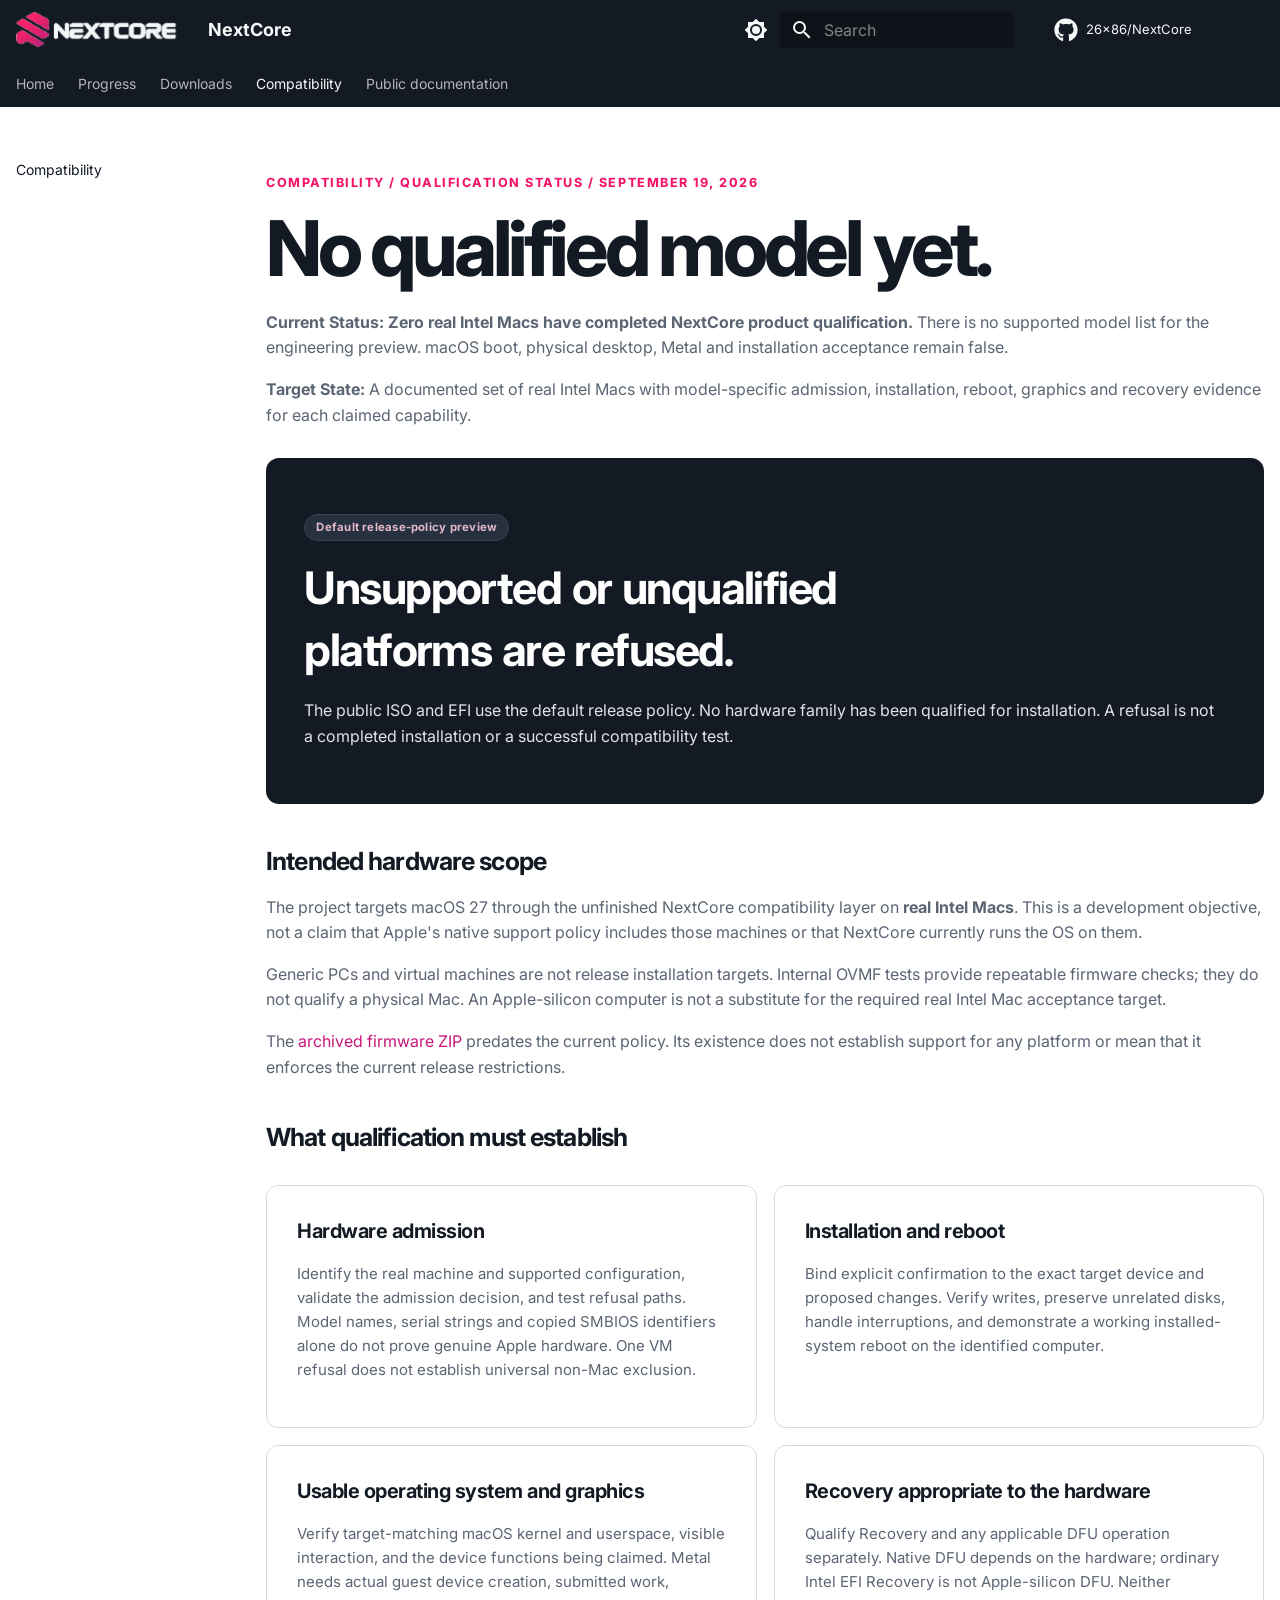
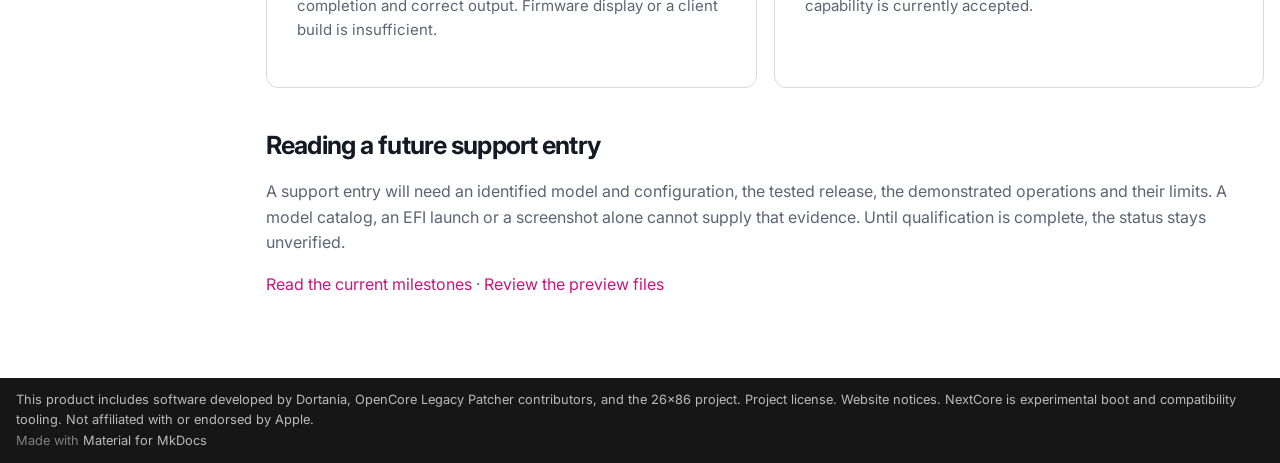
<file: compatibility/index.html>
<!doctype html>
<html lang="en" class="no-js">
  <head>
    
      <meta charset="utf-8">
      <meta name="viewport" content="width=device-width,initial-scale=1">
      
        <meta name="description" content="NextCore engineering preview, public milestones, downloads and hardware qualification status.">
      
      
      
        <link rel="canonical" href="https://26x86.github.io/compatibility/">
      
      
        <link rel="prev" href="../downloads/">
      
      
        <link rel="next" href="../library/">
      
      
        
      
      
      <link rel="icon" href="../assets/images/nextcore-favicon.png">
      <meta name="generator" content="mkdocs-1.6.1, mkdocs-material-9.7.7">
    
    
      
        <title>Compatibility - NextCore</title>
      
    
    
      <link rel="stylesheet" href="../assets/stylesheets/main.ec1eaa64.min.css">
      
        
        <link rel="stylesheet" href="../assets/stylesheets/palette.ab4e12ef.min.css">
      
      


    
    
      
    
    
      
        
        
        <link rel="preconnect" href="https://fonts.gstatic.com" crossorigin>
        <link rel="stylesheet" href="https://fonts.googleapis.com/css?family=Inter:300,300i,400,400i,700,700i%7CJetBrains+Mono:400,400i,700,700i&display=fallback">
        <style>:root{--md-text-font:"Inter";--md-code-font:"JetBrains Mono"}</style>
      
    
    
      <link rel="stylesheet" href="../assets/stylesheets/extra.css?v=20260919-1">
    
    <script>__md_scope=new URL("..",location),__md_hash=e=>[...e].reduce(((e,_)=>(e<<5)-e+_.charCodeAt(0)),0),__md_get=(e,_=localStorage,t=__md_scope)=>JSON.parse(_.getItem(t.pathname+"."+e)),__md_set=(e,_,t=localStorage,a=__md_scope)=>{try{t.setItem(a.pathname+"."+e,JSON.stringify(_))}catch(e){}}</script>
    
      

    
    
  </head>
  
  
    
    
      
    
    
    
    
    <body dir="ltr" data-md-color-scheme="default" data-md-color-primary="custom" data-md-color-accent="custom">
  
    
    <input class="md-toggle" data-md-toggle="drawer" type="checkbox" id="__drawer" autocomplete="off">
    <input class="md-toggle" data-md-toggle="search" type="checkbox" id="__search" autocomplete="off">
    <label class="md-overlay" for="__drawer"></label>
    <div data-md-component="skip">
      
        
        <a href="#no-qualified-model-yet" class="md-skip">
          Skip to content
        </a>
      
    </div>
    <div data-md-component="announce">
      
    </div>
    
    
      

<header class="md-header" data-md-component="header">
  <nav class="md-header__inner md-grid" aria-label="Header">
    <a href=".." title="NextCore" class="md-header__button md-logo" aria-label="NextCore" data-md-component="logo">
      
  <img src="../assets/images/nextcore-header-logo.png" alt="logo">

    </a>
    <label class="md-header__button md-icon" for="__drawer">
      
      <svg xmlns="http://www.w3.org/2000/svg" viewBox="0 0 24 24"><path d="M3 6h18v2H3zm0 5h18v2H3zm0 5h18v2H3z"/></svg>
    </label>
    <div class="md-header__title" data-md-component="header-title">
      <div class="md-header__ellipsis">
        <div class="md-header__topic">
          <span class="md-ellipsis">
            NextCore
          </span>
        </div>
        <div class="md-header__topic" data-md-component="header-topic">
          <span class="md-ellipsis">
            
              Compatibility
            
          </span>
        </div>
      </div>
    </div>
    
      
        <form class="md-header__option" data-md-component="palette">
  
    
    
    
    <input class="md-option" data-md-color-media="(prefers-color-scheme: light)" data-md-color-scheme="default" data-md-color-primary="custom" data-md-color-accent="custom"  aria-label="Switch to dark mode"  type="radio" name="__palette" id="__palette_0">
    
      <label class="md-header__button md-icon" title="Switch to dark mode" for="__palette_1" hidden>
        <svg xmlns="http://www.w3.org/2000/svg" viewBox="0 0 24 24"><path d="M12 8a4 4 0 0 0-4 4 4 4 0 0 0 4 4 4 4 0 0 0 4-4 4 4 0 0 0-4-4m0 10a6 6 0 0 1-6-6 6 6 0 0 1 6-6 6 6 0 0 1 6 6 6 6 0 0 1-6 6m8-9.31V4h-4.69L12 .69 8.69 4H4v4.69L.69 12 4 15.31V20h4.69L12 23.31 15.31 20H20v-4.69L23.31 12z"/></svg>
      </label>
    
  
    
    
    
    <input class="md-option" data-md-color-media="(prefers-color-scheme: dark)" data-md-color-scheme="slate" data-md-color-primary="custom" data-md-color-accent="custom"  aria-label="Switch to light mode"  type="radio" name="__palette" id="__palette_1">
    
      <label class="md-header__button md-icon" title="Switch to light mode" for="__palette_0" hidden>
        <svg xmlns="http://www.w3.org/2000/svg" viewBox="0 0 24 24"><path d="M12 18c-.89 0-1.74-.2-2.5-.55C11.56 16.5 13 14.42 13 12s-1.44-4.5-3.5-5.45C10.26 6.2 11.11 6 12 6a6 6 0 0 1 6 6 6 6 0 0 1-6 6m8-9.31V4h-4.69L12 .69 8.69 4H4v4.69L.69 12 4 15.31V20h4.69L12 23.31 15.31 20H20v-4.69L23.31 12z"/></svg>
      </label>
    
  
</form>
      
    
    
      <script>var palette=__md_get("__palette");if(palette&&palette.color){if("(prefers-color-scheme)"===palette.color.media){var media=matchMedia("(prefers-color-scheme: light)"),input=document.querySelector(media.matches?"[data-md-color-media='(prefers-color-scheme: light)']":"[data-md-color-media='(prefers-color-scheme: dark)']");palette.color.media=input.getAttribute("data-md-color-media"),palette.color.scheme=input.getAttribute("data-md-color-scheme"),palette.color.primary=input.getAttribute("data-md-color-primary"),palette.color.accent=input.getAttribute("data-md-color-accent")}for(var[key,value]of Object.entries(palette.color))document.body.setAttribute("data-md-color-"+key,value)}</script>
    
    
    
      
      
        <label class="md-header__button md-icon" for="__search">
          
          <svg xmlns="http://www.w3.org/2000/svg" viewBox="0 0 24 24"><path d="M9.5 3A6.5 6.5 0 0 1 16 9.5c0 1.61-.59 3.09-1.56 4.23l.27.27h.79l5 5-1.5 1.5-5-5v-.79l-.27-.27A6.52 6.52 0 0 1 9.5 16 6.5 6.5 0 0 1 3 9.5 6.5 6.5 0 0 1 9.5 3m0 2C7 5 5 7 5 9.5S7 14 9.5 14 14 12 14 9.5 12 5 9.5 5"/></svg>
        </label>
        <div class="md-search" data-md-component="search" role="dialog">
  <label class="md-search__overlay" for="__search"></label>
  <div class="md-search__inner" role="search">
    <form class="md-search__form" name="search">
      <input type="text" class="md-search__input" name="query" aria-label="Search" placeholder="Search" autocapitalize="off" autocorrect="off" autocomplete="off" spellcheck="false" data-md-component="search-query" required>
      <label class="md-search__icon md-icon" for="__search">
        
        <svg xmlns="http://www.w3.org/2000/svg" viewBox="0 0 24 24"><path d="M9.5 3A6.5 6.5 0 0 1 16 9.5c0 1.61-.59 3.09-1.56 4.23l.27.27h.79l5 5-1.5 1.5-5-5v-.79l-.27-.27A6.52 6.52 0 0 1 9.5 16 6.5 6.5 0 0 1 3 9.5 6.5 6.5 0 0 1 9.5 3m0 2C7 5 5 7 5 9.5S7 14 9.5 14 14 12 14 9.5 12 5 9.5 5"/></svg>
        
        <svg xmlns="http://www.w3.org/2000/svg" viewBox="0 0 24 24"><path d="M20 11v2H8l5.5 5.5-1.42 1.42L4.16 12l7.92-7.92L13.5 5.5 8 11z"/></svg>
      </label>
      <nav class="md-search__options" aria-label="Search">
        
        <button type="reset" class="md-search__icon md-icon" title="Clear" aria-label="Clear" tabindex="-1">
          
          <svg xmlns="http://www.w3.org/2000/svg" viewBox="0 0 24 24"><path d="M19 6.41 17.59 5 12 10.59 6.41 5 5 6.41 10.59 12 5 17.59 6.41 19 12 13.41 17.59 19 19 17.59 13.41 12z"/></svg>
        </button>
      </nav>
      
        <div class="md-search__suggest" data-md-component="search-suggest"></div>
      
    </form>
    <div class="md-search__output">
      <div class="md-search__scrollwrap" tabindex="0" data-md-scrollfix>
        <div class="md-search-result" data-md-component="search-result">
          <div class="md-search-result__meta">
            Initializing search
          </div>
          <ol class="md-search-result__list" role="presentation"></ol>
        </div>
      </div>
    </div>
  </div>
</div>
      
    
    
      <div class="md-header__source">
        <a href="https://github.com/26x86/NextCore" title="Go to repository" class="md-source" data-md-component="source">
  <div class="md-source__icon md-icon">
    
    <svg xmlns="http://www.w3.org/2000/svg" viewBox="0 0 512 512"><!--! Font Awesome Free 7.1.0 by @fontawesome - https://fontawesome.com License - https://fontawesome.com/license/free (Icons: CC BY 4.0, Fonts: SIL OFL 1.1, Code: MIT License) Copyright 2025 Fonticons, Inc.--><path d="M173.9 397.4c0 2-2.3 3.6-5.2 3.6-3.3.3-5.6-1.3-5.6-3.6 0-2 2.3-3.6 5.2-3.6 3-.3 5.6 1.3 5.6 3.6m-31.1-4.5c-.7 2 1.3 4.3 4.3 4.9 2.6 1 5.6 0 6.2-2s-1.3-4.3-4.3-5.2c-2.6-.7-5.5.3-6.2 2.3m44.2-1.7c-2.9.7-4.9 2.6-4.6 4.9.3 2 2.9 3.3 5.9 2.6 2.9-.7 4.9-2.6 4.6-4.6-.3-1.9-3-3.2-5.9-2.9M252.8 8C114.1 8 8 113.3 8 252c0 110.9 69.8 205.8 169.5 239.2 12.8 2.3 17.3-5.6 17.3-12.1 0-6.2-.3-40.4-.3-61.4 0 0-70 15-84.7-29.8 0 0-11.4-29.1-27.8-36.6 0 0-22.9-15.7 1.6-15.4 0 0 24.9 2 38.6 25.8 21.9 38.6 58.6 27.5 72.9 20.9 2.3-16 8.8-27.1 16-33.7-55.9-6.2-112.3-14.3-112.3-110.5 0-27.5 7.6-41.3 23.6-58.9-2.6-6.5-11.1-33.3 2.6-67.9 20.9-6.5 69 27 69 27 20-5.6 41.5-8.5 62.8-8.5s42.8 2.9 62.8 8.5c0 0 48.1-33.6 69-27 13.7 34.7 5.2 61.4 2.6 67.9 16 17.7 25.8 31.5 25.8 58.9 0 96.5-58.9 104.2-114.8 110.5 9.2 7.9 17 22.9 17 46.4 0 33.7-.3 75.4-.3 83.6 0 6.5 4.6 14.4 17.3 12.1C436.2 457.8 504 362.9 504 252 504 113.3 391.5 8 252.8 8M105.2 352.9c-1.3 1-1 3.3.7 5.2 1.6 1.6 3.9 2.3 5.2 1 1.3-1 1-3.3-.7-5.2-1.6-1.6-3.9-2.3-5.2-1m-10.8-8.1c-.7 1.3.3 2.9 2.3 3.9 1.6 1 3.6.7 4.3-.7.7-1.3-.3-2.9-2.3-3.9-2-.6-3.6-.3-4.3.7m32.4 35.6c-1.6 1.3-1 4.3 1.3 6.2 2.3 2.3 5.2 2.6 6.5 1 1.3-1.3.7-4.3-1.3-6.2-2.2-2.3-5.2-2.6-6.5-1m-11.4-14.7c-1.6 1-1.6 3.6 0 5.9s4.3 3.3 5.6 2.3c1.6-1.3 1.6-3.9 0-6.2-1.4-2.3-4-3.3-5.6-2"/></svg>
  </div>
  <div class="md-source__repository">
    26x86/NextCore
  </div>
</a>
      </div>
    
  </nav>
  
</header>
    
    <div class="md-container" data-md-component="container">
      
      
        
          
            
<nav class="md-tabs" aria-label="Tabs" data-md-component="tabs">
  <div class="md-grid">
    <ul class="md-tabs__list">
      
        
  
  
  
  
    <li class="md-tabs__item">
      <a href=".." class="md-tabs__link">
        
  
  
    
  
  Home

      </a>
    </li>
  

      
        
  
  
  
  
    <li class="md-tabs__item">
      <a href="../progress/" class="md-tabs__link">
        
  
  
    
  
  Progress

      </a>
    </li>
  

      
        
  
  
  
  
    <li class="md-tabs__item">
      <a href="../downloads/" class="md-tabs__link">
        
  
  
    
  
  Downloads

      </a>
    </li>
  

      
        
  
  
  
    
  
  
    <li class="md-tabs__item md-tabs__item--active">
      <a href="./" class="md-tabs__link">
        
  
  
    
  
  Compatibility

      </a>
    </li>
  

      
        
  
  
  
  
    <li class="md-tabs__item">
      <a href="../library/" class="md-tabs__link">
        
  
  
    
  
  Public documentation

      </a>
    </li>
  

      
    </ul>
  </div>
</nav>
          
        
      
      <main class="md-main" data-md-component="main">
        <div class="md-main__inner md-grid">
          
            
              
                
              
              <div class="md-sidebar md-sidebar--primary" data-md-component="sidebar" data-md-type="navigation" >
                <div class="md-sidebar__scrollwrap">
                  <div class="md-sidebar__inner">
                    


  


<nav class="md-nav md-nav--primary md-nav--lifted" aria-label="Navigation" data-md-level="0">
  <label class="md-nav__title" for="__drawer">
    <a href=".." title="NextCore" class="md-nav__button md-logo" aria-label="NextCore" data-md-component="logo">
      
  <img src="../assets/images/nextcore-header-logo.png" alt="logo">

    </a>
    NextCore
  </label>
  
    <div class="md-nav__source">
      <a href="https://github.com/26x86/NextCore" title="Go to repository" class="md-source" data-md-component="source">
  <div class="md-source__icon md-icon">
    
    <svg xmlns="http://www.w3.org/2000/svg" viewBox="0 0 512 512"><!--! Font Awesome Free 7.1.0 by @fontawesome - https://fontawesome.com License - https://fontawesome.com/license/free (Icons: CC BY 4.0, Fonts: SIL OFL 1.1, Code: MIT License) Copyright 2025 Fonticons, Inc.--><path d="M173.9 397.4c0 2-2.3 3.6-5.2 3.6-3.3.3-5.6-1.3-5.6-3.6 0-2 2.3-3.6 5.2-3.6 3-.3 5.6 1.3 5.6 3.6m-31.1-4.5c-.7 2 1.3 4.3 4.3 4.9 2.6 1 5.6 0 6.2-2s-1.3-4.3-4.3-5.2c-2.6-.7-5.5.3-6.2 2.3m44.2-1.7c-2.9.7-4.9 2.6-4.6 4.9.3 2 2.9 3.3 5.9 2.6 2.9-.7 4.9-2.6 4.6-4.6-.3-1.9-3-3.2-5.9-2.9M252.8 8C114.1 8 8 113.3 8 252c0 110.9 69.8 205.8 169.5 239.2 12.8 2.3 17.3-5.6 17.3-12.1 0-6.2-.3-40.4-.3-61.4 0 0-70 15-84.7-29.8 0 0-11.4-29.1-27.8-36.6 0 0-22.9-15.7 1.6-15.4 0 0 24.9 2 38.6 25.8 21.9 38.6 58.6 27.5 72.9 20.9 2.3-16 8.8-27.1 16-33.7-55.9-6.2-112.3-14.3-112.3-110.5 0-27.5 7.6-41.3 23.6-58.9-2.6-6.5-11.1-33.3 2.6-67.9 20.9-6.5 69 27 69 27 20-5.6 41.5-8.5 62.8-8.5s42.8 2.9 62.8 8.5c0 0 48.1-33.6 69-27 13.7 34.7 5.2 61.4 2.6 67.9 16 17.7 25.8 31.5 25.8 58.9 0 96.5-58.9 104.2-114.8 110.5 9.2 7.9 17 22.9 17 46.4 0 33.7-.3 75.4-.3 83.6 0 6.5 4.6 14.4 17.3 12.1C436.2 457.8 504 362.9 504 252 504 113.3 391.5 8 252.8 8M105.2 352.9c-1.3 1-1 3.3.7 5.2 1.6 1.6 3.9 2.3 5.2 1 1.3-1 1-3.3-.7-5.2-1.6-1.6-3.9-2.3-5.2-1m-10.8-8.1c-.7 1.3.3 2.9 2.3 3.9 1.6 1 3.6.7 4.3-.7.7-1.3-.3-2.9-2.3-3.9-2-.6-3.6-.3-4.3.7m32.4 35.6c-1.6 1.3-1 4.3 1.3 6.2 2.3 2.3 5.2 2.6 6.5 1 1.3-1.3.7-4.3-1.3-6.2-2.2-2.3-5.2-2.6-6.5-1m-11.4-14.7c-1.6 1-1.6 3.6 0 5.9s4.3 3.3 5.6 2.3c1.6-1.3 1.6-3.9 0-6.2-1.4-2.3-4-3.3-5.6-2"/></svg>
  </div>
  <div class="md-source__repository">
    26x86/NextCore
  </div>
</a>
    </div>
  
  <ul class="md-nav__list" data-md-scrollfix>
    
      
      
  
  
  
  
    <li class="md-nav__item">
      <a href=".." class="md-nav__link">
        
  
  
  <span class="md-ellipsis">
    
  
    Home
  

    
  </span>
  
  

      </a>
    </li>
  

    
      
      
  
  
  
  
    <li class="md-nav__item">
      <a href="../progress/" class="md-nav__link">
        
  
  
  <span class="md-ellipsis">
    
  
    Progress
  

    
  </span>
  
  

      </a>
    </li>
  

    
      
      
  
  
  
  
    <li class="md-nav__item">
      <a href="../downloads/" class="md-nav__link">
        
  
  
  <span class="md-ellipsis">
    
  
    Downloads
  

    
  </span>
  
  

      </a>
    </li>
  

    
      
      
  
  
    
  
  
  
    <li class="md-nav__item md-nav__item--active">
      
      <input class="md-nav__toggle md-toggle" type="checkbox" id="__toc">
      
      
        
      
      
        <label class="md-nav__link md-nav__link--active" for="__toc">
          
  
  
  <span class="md-ellipsis">
    
  
    Compatibility
  

    
  </span>
  
  

          <span class="md-nav__icon md-icon"></span>
        </label>
      
      <a href="./" class="md-nav__link md-nav__link--active">
        
  
  
  <span class="md-ellipsis">
    
  
    Compatibility
  

    
  </span>
  
  

      </a>
      
        

<nav class="md-nav md-nav--secondary" aria-label="Table of contents">
  
  
  
    
  
  
    <label class="md-nav__title" for="__toc">
      <span class="md-nav__icon md-icon"></span>
      Table of contents
    </label>
    <ul class="md-nav__list" data-md-component="toc" data-md-scrollfix>
      
        <li class="md-nav__item">
  <a href="#unsupported-or-unqualified-platforms-are-refused" class="md-nav__link">
    <span class="md-ellipsis">
      
        Unsupported or unqualified platforms are refused.
      
    </span>
  </a>
  
</li>
      
        <li class="md-nav__item">
  <a href="#intended-hardware-scope" class="md-nav__link">
    <span class="md-ellipsis">
      
        Intended hardware scope
      
    </span>
  </a>
  
</li>
      
        <li class="md-nav__item">
  <a href="#what-qualification-must-establish" class="md-nav__link">
    <span class="md-ellipsis">
      
        What qualification must establish
      
    </span>
  </a>
  
    <nav class="md-nav" aria-label="What qualification must establish">
      <ul class="md-nav__list">
        
          <li class="md-nav__item">
  <a href="#hardware-admission" class="md-nav__link">
    <span class="md-ellipsis">
      
        Hardware admission
      
    </span>
  </a>
  
</li>
        
          <li class="md-nav__item">
  <a href="#installation-and-reboot" class="md-nav__link">
    <span class="md-ellipsis">
      
        Installation and reboot
      
    </span>
  </a>
  
</li>
        
          <li class="md-nav__item">
  <a href="#usable-operating-system-and-graphics" class="md-nav__link">
    <span class="md-ellipsis">
      
        Usable operating system and graphics
      
    </span>
  </a>
  
</li>
        
          <li class="md-nav__item">
  <a href="#recovery-appropriate-to-the-hardware" class="md-nav__link">
    <span class="md-ellipsis">
      
        Recovery appropriate to the hardware
      
    </span>
  </a>
  
</li>
        
      </ul>
    </nav>
  
</li>
      
        <li class="md-nav__item">
  <a href="#reading-a-future-support-entry" class="md-nav__link">
    <span class="md-ellipsis">
      
        Reading a future support entry
      
    </span>
  </a>
  
</li>
      
    </ul>
  
</nav>
      
    </li>
  

    
      
      
  
  
  
  
    <li class="md-nav__item">
      <a href="../library/" class="md-nav__link">
        
  
  
  <span class="md-ellipsis">
    
  
    Public documentation
  

    
  </span>
  
  

      </a>
    </li>
  

    
  </ul>
</nav>
                  </div>
                </div>
              </div>
            
            
              
                
              
              <div class="md-sidebar md-sidebar--secondary" data-md-component="sidebar" data-md-type="toc" hidden>
                <div class="md-sidebar__scrollwrap">
                  <div class="md-sidebar__inner">
                    

<nav class="md-nav md-nav--secondary" aria-label="Table of contents">
  
  
  
    
  
  
    <label class="md-nav__title" for="__toc">
      <span class="md-nav__icon md-icon"></span>
      Table of contents
    </label>
    <ul class="md-nav__list" data-md-component="toc" data-md-scrollfix>
      
        <li class="md-nav__item">
  <a href="#unsupported-or-unqualified-platforms-are-refused" class="md-nav__link">
    <span class="md-ellipsis">
      
        Unsupported or unqualified platforms are refused.
      
    </span>
  </a>
  
</li>
      
        <li class="md-nav__item">
  <a href="#intended-hardware-scope" class="md-nav__link">
    <span class="md-ellipsis">
      
        Intended hardware scope
      
    </span>
  </a>
  
</li>
      
        <li class="md-nav__item">
  <a href="#what-qualification-must-establish" class="md-nav__link">
    <span class="md-ellipsis">
      
        What qualification must establish
      
    </span>
  </a>
  
    <nav class="md-nav" aria-label="What qualification must establish">
      <ul class="md-nav__list">
        
          <li class="md-nav__item">
  <a href="#hardware-admission" class="md-nav__link">
    <span class="md-ellipsis">
      
        Hardware admission
      
    </span>
  </a>
  
</li>
        
          <li class="md-nav__item">
  <a href="#installation-and-reboot" class="md-nav__link">
    <span class="md-ellipsis">
      
        Installation and reboot
      
    </span>
  </a>
  
</li>
        
          <li class="md-nav__item">
  <a href="#usable-operating-system-and-graphics" class="md-nav__link">
    <span class="md-ellipsis">
      
        Usable operating system and graphics
      
    </span>
  </a>
  
</li>
        
          <li class="md-nav__item">
  <a href="#recovery-appropriate-to-the-hardware" class="md-nav__link">
    <span class="md-ellipsis">
      
        Recovery appropriate to the hardware
      
    </span>
  </a>
  
</li>
        
      </ul>
    </nav>
  
</li>
      
        <li class="md-nav__item">
  <a href="#reading-a-future-support-entry" class="md-nav__link">
    <span class="md-ellipsis">
      
        Reading a future support entry
      
    </span>
  </a>
  
</li>
      
    </ul>
  
</nav>
                  </div>
                </div>
              </div>
            
          
          
            <div class="md-content" data-md-component="content">
              
              <article class="md-content__inner md-typeset">
                
                  
  




<div class="portal" data-portal-page="compatibility">
<p><span class="portal-eyebrow">Compatibility / Qualification status / September 19, 2026</span></p>
<h1 id="no-qualified-model-yet">No qualified model yet.<a class="headerlink" href="#no-qualified-model-yet" title="Permanent link">&para;</a></h1>
<p><strong>Current Status:</strong> <strong>Zero real Intel Macs have completed NextCore product qualification.</strong> There is no supported model list for the engineering preview. macOS boot, physical desktop, Metal and installation acceptance remain false.</p>
<p><strong>Target State:</strong> A documented set of real Intel Macs with model-specific admission, installation, reboot, graphics and recovery evidence for each claimed capability.</p>
<div class="portal-boundary">
<p><span class="portal-badge">Default release-policy preview</span></p>
<h2 id="unsupported-or-unqualified-platforms-are-refused">Unsupported or unqualified platforms are refused.<a class="headerlink" href="#unsupported-or-unqualified-platforms-are-refused" title="Permanent link">&para;</a></h2>
<p>The public ISO and EFI use the default release policy. No hardware family has been qualified for installation. A refusal is not a completed installation or a successful compatibility test.</p>
</div>
<h2 id="intended-hardware-scope">Intended hardware scope<a class="headerlink" href="#intended-hardware-scope" title="Permanent link">&para;</a></h2>
<p>The project targets macOS 27 through the unfinished NextCore compatibility layer on <strong>real Intel Macs</strong>. This is a development objective, not a claim that Apple's native support policy includes those machines or that NextCore currently runs the OS on them.</p>
<p>Generic PCs and virtual machines are not release installation targets. Internal OVMF tests provide repeatable firmware checks; they do not qualify a physical Mac. An Apple-silicon computer is not a substitute for the required real Intel Mac acceptance target.</p>
<p>The <a href="../downloads/#legacy-firmware">archived firmware ZIP</a> predates the current policy. Its existence does not establish support for any platform or mean that it enforces the current release restrictions.</p>
<h2 id="what-qualification-must-establish">What qualification must establish<a class="headerlink" href="#what-qualification-must-establish" title="Permanent link">&para;</a></h2>
<div class="portal-route-grid">
<article class="portal-route">
<h3 id="hardware-admission">Hardware admission<a class="headerlink" href="#hardware-admission" title="Permanent link">&para;</a></h3>
<p>Identify the real machine and supported configuration, validate the admission decision, and test refusal paths. Model names, serial strings and copied SMBIOS identifiers alone do not prove genuine Apple hardware. One VM refusal does not establish universal non-Mac exclusion.</p>
</article>
<article class="portal-route">
<h3 id="installation-and-reboot">Installation and reboot<a class="headerlink" href="#installation-and-reboot" title="Permanent link">&para;</a></h3>
<p>Bind explicit confirmation to the exact target device and proposed changes. Verify writes, preserve unrelated disks, handle interruptions, and demonstrate a working installed-system reboot on the identified computer.</p>
</article>
<article class="portal-route">
<h3 id="usable-operating-system-and-graphics">Usable operating system and graphics<a class="headerlink" href="#usable-operating-system-and-graphics" title="Permanent link">&para;</a></h3>
<p>Verify target-matching macOS kernel and userspace, visible interaction, and the device functions being claimed. Metal needs actual guest device creation, submitted work, completion and correct output. Firmware display or a client build is insufficient.</p>
</article>
<article class="portal-route">
<h3 id="recovery-appropriate-to-the-hardware">Recovery appropriate to the hardware<a class="headerlink" href="#recovery-appropriate-to-the-hardware" title="Permanent link">&para;</a></h3>
<p>Qualify Recovery and any applicable DFU operation separately. Native DFU depends on the hardware; ordinary Intel EFI Recovery is not Apple-silicon DFU. Neither capability is currently accepted.</p>
</article>
</div>
<h2 id="reading-a-future-support-entry">Reading a future support entry<a class="headerlink" href="#reading-a-future-support-entry" title="Permanent link">&para;</a></h2>
<p>A support entry will need an identified model and configuration, the tested release, the demonstrated operations and their limits. A model catalog, an EFI launch or a screenshot alone cannot supply that evidence. Until qualification is complete, the status stays unverified.</p>
<p><a href="../progress/">Read the current milestones</a> · <a href="../downloads/">Review the preview files</a></p>
</div>







  
  




  



                
              </article>
            </div>
          
          
  <script>var tabs=__md_get("__tabs");if(Array.isArray(tabs))e:for(var set of document.querySelectorAll(".tabbed-set")){var labels=set.querySelector(".tabbed-labels");for(var tab of tabs)for(var label of labels.getElementsByTagName("label"))if(label.innerText.trim()===tab){var input=document.getElementById(label.htmlFor);input.checked=!0;continue e}}</script>

<script>var target=document.getElementById(location.hash.slice(1));target&&target.name&&(target.checked=target.name.startsWith("__tabbed_"))</script>
        </div>
        
          <button type="button" class="md-top md-icon" data-md-component="top" hidden>
  
  <svg xmlns="http://www.w3.org/2000/svg" viewBox="0 0 24 24"><path d="M13 20h-2V8l-5.5 5.5-1.42-1.42L12 4.16l7.92 7.92-1.42 1.42L13 8z"/></svg>
  Back to top
</button>
        
      </main>
      
        <footer class="md-footer">
  
  <div class="md-footer-meta md-typeset">
    <div class="md-footer-meta__inner md-grid">
      <div class="md-copyright">
  
    <div class="md-copyright__highlight">
      This product includes software developed by Dortania, OpenCore Legacy Patcher contributors, and the 26x86 project.
<a href="https://github.com/26x86/NextCore/releases/download/engineering-preview-20260919/LICENSES.txt">Project license</a>.
<a href="https://26x86.github.io/assets/licenses/website.txt">Website notices</a>.
NextCore is experimental boot and compatibility tooling. Not affiliated with or endorsed by Apple.

    </div>
  
  
    Made with
    <a href="https://squidfunk.github.io/mkdocs-material/" target="_blank" rel="noopener">
      Material for MkDocs
    </a>
  
</div>
      
    </div>
  </div>
</footer>
      
    </div>
    <div class="md-dialog" data-md-component="dialog">
      <div class="md-dialog__inner md-typeset"></div>
    </div>
    
    
    
      
      
      <script id="__config" type="application/json">{"annotate": null, "base": "..", "features": ["navigation.instant", "navigation.tabs", "navigation.sections", "navigation.expand", "navigation.top", "navigation.indexes", "content.code.copy", "content.code.annotate", "content.tabs.link", "search.suggest", "search.highlight", "header.autohide"], "search": "../assets/javascripts/workers/search.2c215733.min.js", "tags": null, "translations": {"clipboard.copied": "Copied to clipboard", "clipboard.copy": "Copy to clipboard", "search.result.more.one": "1 more on this page", "search.result.more.other": "# more on this page", "search.result.none": "No matching documents", "search.result.one": "1 matching document", "search.result.other": "# matching documents", "search.result.placeholder": "Type to start searching", "search.result.term.missing": "Missing", "select.version": "Select version"}, "version": null}</script>
    
    
      <script src="../assets/javascripts/bundle.d7400e89.min.js"></script>
      
        <script src="../assets/javascripts/portal.js?v=20260919-1"></script>
      
    
  </body>
</html>
</file>
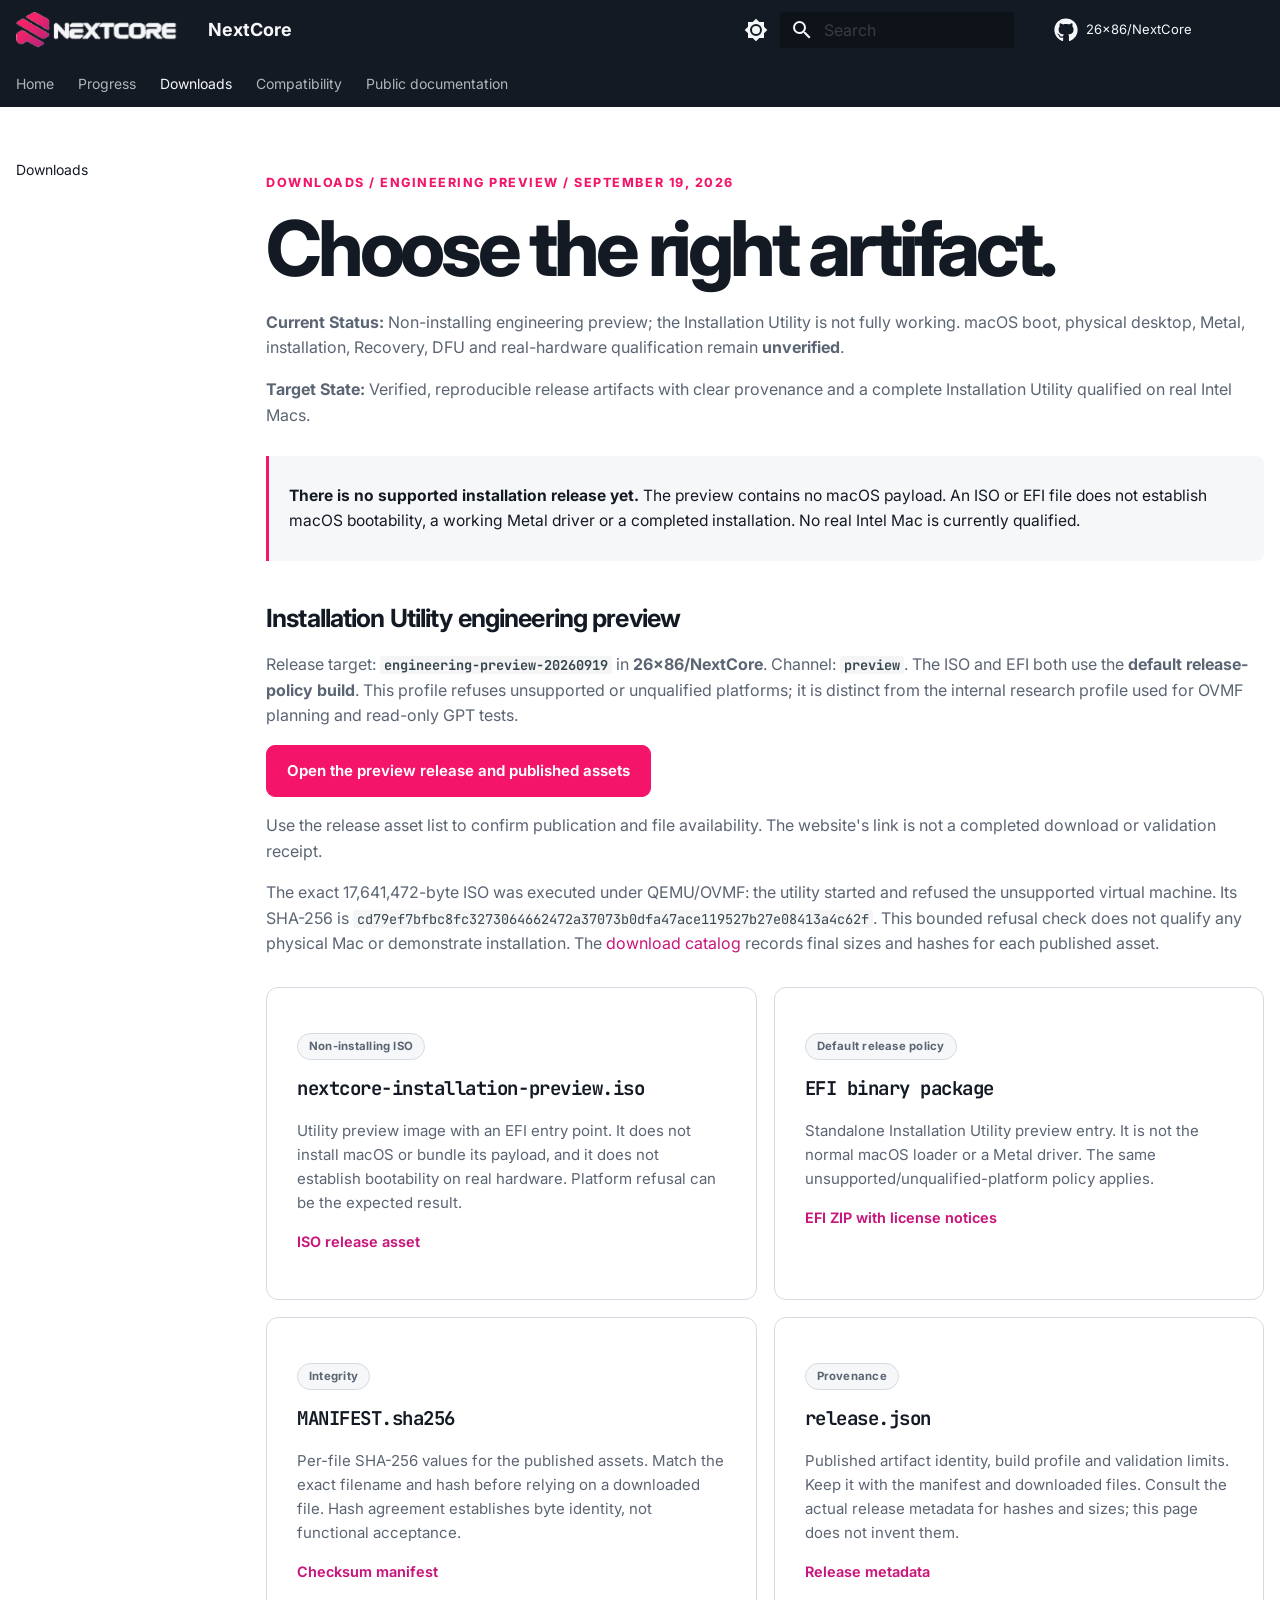
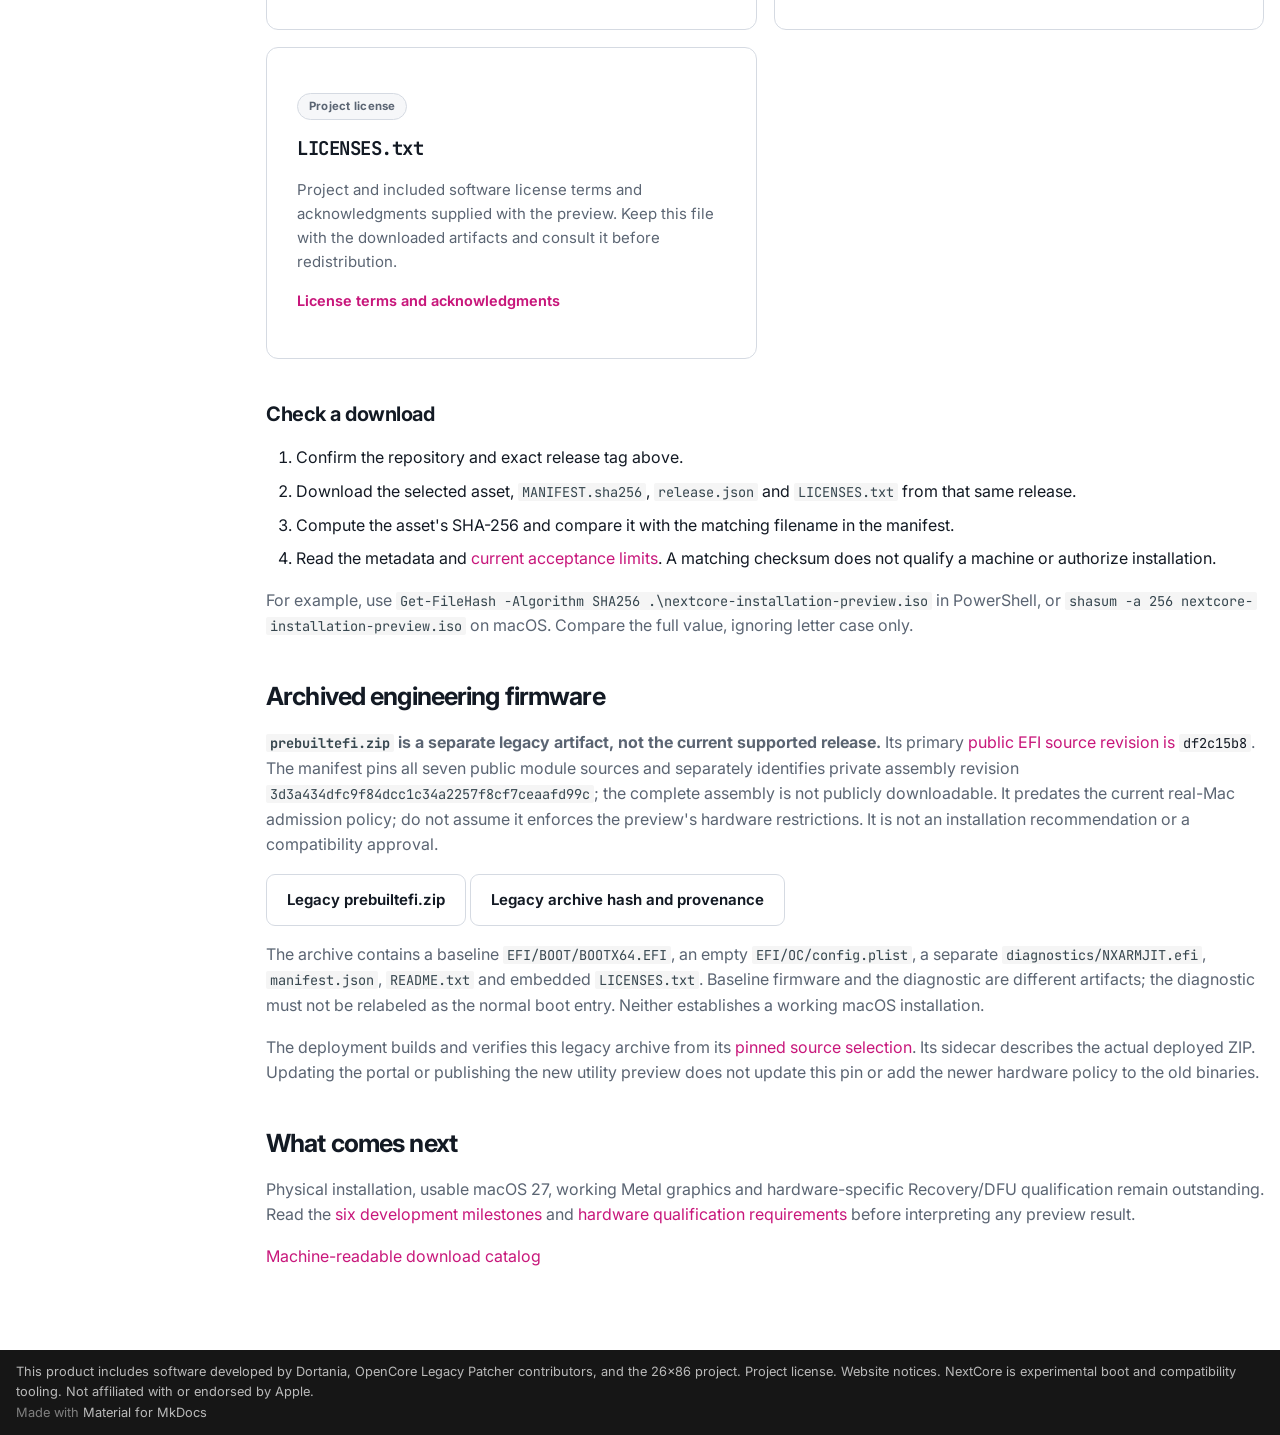
<file: downloads/index.html>
<!doctype html>
<html lang="en" class="no-js">
  <head>
    
      <meta charset="utf-8">
      <meta name="viewport" content="width=device-width,initial-scale=1">
      
        <meta name="description" content="NextCore engineering preview, public milestones, downloads and hardware qualification status.">
      
      
      
        <link rel="canonical" href="https://26x86.github.io/downloads/">
      
      
        <link rel="prev" href="../progress/">
      
      
        <link rel="next" href="../compatibility/">
      
      
        
      
      
      <link rel="icon" href="../assets/images/nextcore-favicon.png">
      <meta name="generator" content="mkdocs-1.6.1, mkdocs-material-9.7.7">
    
    
      
        <title>Downloads - NextCore</title>
      
    
    
      <link rel="stylesheet" href="../assets/stylesheets/main.ec1eaa64.min.css">
      
        
        <link rel="stylesheet" href="../assets/stylesheets/palette.ab4e12ef.min.css">
      
      


    
    
      
    
    
      
        
        
        <link rel="preconnect" href="https://fonts.gstatic.com" crossorigin>
        <link rel="stylesheet" href="https://fonts.googleapis.com/css?family=Inter:300,300i,400,400i,700,700i%7CJetBrains+Mono:400,400i,700,700i&display=fallback">
        <style>:root{--md-text-font:"Inter";--md-code-font:"JetBrains Mono"}</style>
      
    
    
      <link rel="stylesheet" href="../assets/stylesheets/extra.css?v=20260919-1">
    
    <script>__md_scope=new URL("..",location),__md_hash=e=>[...e].reduce(((e,_)=>(e<<5)-e+_.charCodeAt(0)),0),__md_get=(e,_=localStorage,t=__md_scope)=>JSON.parse(_.getItem(t.pathname+"."+e)),__md_set=(e,_,t=localStorage,a=__md_scope)=>{try{t.setItem(a.pathname+"."+e,JSON.stringify(_))}catch(e){}}</script>
    
      

    
    
  </head>
  
  
    
    
      
    
    
    
    
    <body dir="ltr" data-md-color-scheme="default" data-md-color-primary="custom" data-md-color-accent="custom">
  
    
    <input class="md-toggle" data-md-toggle="drawer" type="checkbox" id="__drawer" autocomplete="off">
    <input class="md-toggle" data-md-toggle="search" type="checkbox" id="__search" autocomplete="off">
    <label class="md-overlay" for="__drawer"></label>
    <div data-md-component="skip">
      
        
        <a href="#choose-the-right-artifact" class="md-skip">
          Skip to content
        </a>
      
    </div>
    <div data-md-component="announce">
      
    </div>
    
    
      

<header class="md-header" data-md-component="header">
  <nav class="md-header__inner md-grid" aria-label="Header">
    <a href=".." title="NextCore" class="md-header__button md-logo" aria-label="NextCore" data-md-component="logo">
      
  <img src="../assets/images/nextcore-header-logo.png" alt="logo">

    </a>
    <label class="md-header__button md-icon" for="__drawer">
      
      <svg xmlns="http://www.w3.org/2000/svg" viewBox="0 0 24 24"><path d="M3 6h18v2H3zm0 5h18v2H3zm0 5h18v2H3z"/></svg>
    </label>
    <div class="md-header__title" data-md-component="header-title">
      <div class="md-header__ellipsis">
        <div class="md-header__topic">
          <span class="md-ellipsis">
            NextCore
          </span>
        </div>
        <div class="md-header__topic" data-md-component="header-topic">
          <span class="md-ellipsis">
            
              Downloads
            
          </span>
        </div>
      </div>
    </div>
    
      
        <form class="md-header__option" data-md-component="palette">
  
    
    
    
    <input class="md-option" data-md-color-media="(prefers-color-scheme: light)" data-md-color-scheme="default" data-md-color-primary="custom" data-md-color-accent="custom"  aria-label="Switch to dark mode"  type="radio" name="__palette" id="__palette_0">
    
      <label class="md-header__button md-icon" title="Switch to dark mode" for="__palette_1" hidden>
        <svg xmlns="http://www.w3.org/2000/svg" viewBox="0 0 24 24"><path d="M12 8a4 4 0 0 0-4 4 4 4 0 0 0 4 4 4 4 0 0 0 4-4 4 4 0 0 0-4-4m0 10a6 6 0 0 1-6-6 6 6 0 0 1 6-6 6 6 0 0 1 6 6 6 6 0 0 1-6 6m8-9.31V4h-4.69L12 .69 8.69 4H4v4.69L.69 12 4 15.31V20h4.69L12 23.31 15.31 20H20v-4.69L23.31 12z"/></svg>
      </label>
    
  
    
    
    
    <input class="md-option" data-md-color-media="(prefers-color-scheme: dark)" data-md-color-scheme="slate" data-md-color-primary="custom" data-md-color-accent="custom"  aria-label="Switch to light mode"  type="radio" name="__palette" id="__palette_1">
    
      <label class="md-header__button md-icon" title="Switch to light mode" for="__palette_0" hidden>
        <svg xmlns="http://www.w3.org/2000/svg" viewBox="0 0 24 24"><path d="M12 18c-.89 0-1.74-.2-2.5-.55C11.56 16.5 13 14.42 13 12s-1.44-4.5-3.5-5.45C10.26 6.2 11.11 6 12 6a6 6 0 0 1 6 6 6 6 0 0 1-6 6m8-9.31V4h-4.69L12 .69 8.69 4H4v4.69L.69 12 4 15.31V20h4.69L12 23.31 15.31 20H20v-4.69L23.31 12z"/></svg>
      </label>
    
  
</form>
      
    
    
      <script>var palette=__md_get("__palette");if(palette&&palette.color){if("(prefers-color-scheme)"===palette.color.media){var media=matchMedia("(prefers-color-scheme: light)"),input=document.querySelector(media.matches?"[data-md-color-media='(prefers-color-scheme: light)']":"[data-md-color-media='(prefers-color-scheme: dark)']");palette.color.media=input.getAttribute("data-md-color-media"),palette.color.scheme=input.getAttribute("data-md-color-scheme"),palette.color.primary=input.getAttribute("data-md-color-primary"),palette.color.accent=input.getAttribute("data-md-color-accent")}for(var[key,value]of Object.entries(palette.color))document.body.setAttribute("data-md-color-"+key,value)}</script>
    
    
    
      
      
        <label class="md-header__button md-icon" for="__search">
          
          <svg xmlns="http://www.w3.org/2000/svg" viewBox="0 0 24 24"><path d="M9.5 3A6.5 6.5 0 0 1 16 9.5c0 1.61-.59 3.09-1.56 4.23l.27.27h.79l5 5-1.5 1.5-5-5v-.79l-.27-.27A6.52 6.52 0 0 1 9.5 16 6.5 6.5 0 0 1 3 9.5 6.5 6.5 0 0 1 9.5 3m0 2C7 5 5 7 5 9.5S7 14 9.5 14 14 12 14 9.5 12 5 9.5 5"/></svg>
        </label>
        <div class="md-search" data-md-component="search" role="dialog">
  <label class="md-search__overlay" for="__search"></label>
  <div class="md-search__inner" role="search">
    <form class="md-search__form" name="search">
      <input type="text" class="md-search__input" name="query" aria-label="Search" placeholder="Search" autocapitalize="off" autocorrect="off" autocomplete="off" spellcheck="false" data-md-component="search-query" required>
      <label class="md-search__icon md-icon" for="__search">
        
        <svg xmlns="http://www.w3.org/2000/svg" viewBox="0 0 24 24"><path d="M9.5 3A6.5 6.5 0 0 1 16 9.5c0 1.61-.59 3.09-1.56 4.23l.27.27h.79l5 5-1.5 1.5-5-5v-.79l-.27-.27A6.52 6.52 0 0 1 9.5 16 6.5 6.5 0 0 1 3 9.5 6.5 6.5 0 0 1 9.5 3m0 2C7 5 5 7 5 9.5S7 14 9.5 14 14 12 14 9.5 12 5 9.5 5"/></svg>
        
        <svg xmlns="http://www.w3.org/2000/svg" viewBox="0 0 24 24"><path d="M20 11v2H8l5.5 5.5-1.42 1.42L4.16 12l7.92-7.92L13.5 5.5 8 11z"/></svg>
      </label>
      <nav class="md-search__options" aria-label="Search">
        
        <button type="reset" class="md-search__icon md-icon" title="Clear" aria-label="Clear" tabindex="-1">
          
          <svg xmlns="http://www.w3.org/2000/svg" viewBox="0 0 24 24"><path d="M19 6.41 17.59 5 12 10.59 6.41 5 5 6.41 10.59 12 5 17.59 6.41 19 12 13.41 17.59 19 19 17.59 13.41 12z"/></svg>
        </button>
      </nav>
      
        <div class="md-search__suggest" data-md-component="search-suggest"></div>
      
    </form>
    <div class="md-search__output">
      <div class="md-search__scrollwrap" tabindex="0" data-md-scrollfix>
        <div class="md-search-result" data-md-component="search-result">
          <div class="md-search-result__meta">
            Initializing search
          </div>
          <ol class="md-search-result__list" role="presentation"></ol>
        </div>
      </div>
    </div>
  </div>
</div>
      
    
    
      <div class="md-header__source">
        <a href="https://github.com/26x86/NextCore" title="Go to repository" class="md-source" data-md-component="source">
  <div class="md-source__icon md-icon">
    
    <svg xmlns="http://www.w3.org/2000/svg" viewBox="0 0 512 512"><!--! Font Awesome Free 7.1.0 by @fontawesome - https://fontawesome.com License - https://fontawesome.com/license/free (Icons: CC BY 4.0, Fonts: SIL OFL 1.1, Code: MIT License) Copyright 2025 Fonticons, Inc.--><path d="M173.9 397.4c0 2-2.3 3.6-5.2 3.6-3.3.3-5.6-1.3-5.6-3.6 0-2 2.3-3.6 5.2-3.6 3-.3 5.6 1.3 5.6 3.6m-31.1-4.5c-.7 2 1.3 4.3 4.3 4.9 2.6 1 5.6 0 6.2-2s-1.3-4.3-4.3-5.2c-2.6-.7-5.5.3-6.2 2.3m44.2-1.7c-2.9.7-4.9 2.6-4.6 4.9.3 2 2.9 3.3 5.9 2.6 2.9-.7 4.9-2.6 4.6-4.6-.3-1.9-3-3.2-5.9-2.9M252.8 8C114.1 8 8 113.3 8 252c0 110.9 69.8 205.8 169.5 239.2 12.8 2.3 17.3-5.6 17.3-12.1 0-6.2-.3-40.4-.3-61.4 0 0-70 15-84.7-29.8 0 0-11.4-29.1-27.8-36.6 0 0-22.9-15.7 1.6-15.4 0 0 24.9 2 38.6 25.8 21.9 38.6 58.6 27.5 72.9 20.9 2.3-16 8.8-27.1 16-33.7-55.9-6.2-112.3-14.3-112.3-110.5 0-27.5 7.6-41.3 23.6-58.9-2.6-6.5-11.1-33.3 2.6-67.9 20.9-6.5 69 27 69 27 20-5.6 41.5-8.5 62.8-8.5s42.8 2.9 62.8 8.5c0 0 48.1-33.6 69-27 13.7 34.7 5.2 61.4 2.6 67.9 16 17.7 25.8 31.5 25.8 58.9 0 96.5-58.9 104.2-114.8 110.5 9.2 7.9 17 22.9 17 46.4 0 33.7-.3 75.4-.3 83.6 0 6.5 4.6 14.4 17.3 12.1C436.2 457.8 504 362.9 504 252 504 113.3 391.5 8 252.8 8M105.2 352.9c-1.3 1-1 3.3.7 5.2 1.6 1.6 3.9 2.3 5.2 1 1.3-1 1-3.3-.7-5.2-1.6-1.6-3.9-2.3-5.2-1m-10.8-8.1c-.7 1.3.3 2.9 2.3 3.9 1.6 1 3.6.7 4.3-.7.7-1.3-.3-2.9-2.3-3.9-2-.6-3.6-.3-4.3.7m32.4 35.6c-1.6 1.3-1 4.3 1.3 6.2 2.3 2.3 5.2 2.6 6.5 1 1.3-1.3.7-4.3-1.3-6.2-2.2-2.3-5.2-2.6-6.5-1m-11.4-14.7c-1.6 1-1.6 3.6 0 5.9s4.3 3.3 5.6 2.3c1.6-1.3 1.6-3.9 0-6.2-1.4-2.3-4-3.3-5.6-2"/></svg>
  </div>
  <div class="md-source__repository">
    26x86/NextCore
  </div>
</a>
      </div>
    
  </nav>
  
</header>
    
    <div class="md-container" data-md-component="container">
      
      
        
          
            
<nav class="md-tabs" aria-label="Tabs" data-md-component="tabs">
  <div class="md-grid">
    <ul class="md-tabs__list">
      
        
  
  
  
  
    <li class="md-tabs__item">
      <a href=".." class="md-tabs__link">
        
  
  
    
  
  Home

      </a>
    </li>
  

      
        
  
  
  
  
    <li class="md-tabs__item">
      <a href="../progress/" class="md-tabs__link">
        
  
  
    
  
  Progress

      </a>
    </li>
  

      
        
  
  
  
    
  
  
    <li class="md-tabs__item md-tabs__item--active">
      <a href="./" class="md-tabs__link">
        
  
  
    
  
  Downloads

      </a>
    </li>
  

      
        
  
  
  
  
    <li class="md-tabs__item">
      <a href="../compatibility/" class="md-tabs__link">
        
  
  
    
  
  Compatibility

      </a>
    </li>
  

      
        
  
  
  
  
    <li class="md-tabs__item">
      <a href="../library/" class="md-tabs__link">
        
  
  
    
  
  Public documentation

      </a>
    </li>
  

      
    </ul>
  </div>
</nav>
          
        
      
      <main class="md-main" data-md-component="main">
        <div class="md-main__inner md-grid">
          
            
              
                
              
              <div class="md-sidebar md-sidebar--primary" data-md-component="sidebar" data-md-type="navigation" >
                <div class="md-sidebar__scrollwrap">
                  <div class="md-sidebar__inner">
                    


  


<nav class="md-nav md-nav--primary md-nav--lifted" aria-label="Navigation" data-md-level="0">
  <label class="md-nav__title" for="__drawer">
    <a href=".." title="NextCore" class="md-nav__button md-logo" aria-label="NextCore" data-md-component="logo">
      
  <img src="../assets/images/nextcore-header-logo.png" alt="logo">

    </a>
    NextCore
  </label>
  
    <div class="md-nav__source">
      <a href="https://github.com/26x86/NextCore" title="Go to repository" class="md-source" data-md-component="source">
  <div class="md-source__icon md-icon">
    
    <svg xmlns="http://www.w3.org/2000/svg" viewBox="0 0 512 512"><!--! Font Awesome Free 7.1.0 by @fontawesome - https://fontawesome.com License - https://fontawesome.com/license/free (Icons: CC BY 4.0, Fonts: SIL OFL 1.1, Code: MIT License) Copyright 2025 Fonticons, Inc.--><path d="M173.9 397.4c0 2-2.3 3.6-5.2 3.6-3.3.3-5.6-1.3-5.6-3.6 0-2 2.3-3.6 5.2-3.6 3-.3 5.6 1.3 5.6 3.6m-31.1-4.5c-.7 2 1.3 4.3 4.3 4.9 2.6 1 5.6 0 6.2-2s-1.3-4.3-4.3-5.2c-2.6-.7-5.5.3-6.2 2.3m44.2-1.7c-2.9.7-4.9 2.6-4.6 4.9.3 2 2.9 3.3 5.9 2.6 2.9-.7 4.9-2.6 4.6-4.6-.3-1.9-3-3.2-5.9-2.9M252.8 8C114.1 8 8 113.3 8 252c0 110.9 69.8 205.8 169.5 239.2 12.8 2.3 17.3-5.6 17.3-12.1 0-6.2-.3-40.4-.3-61.4 0 0-70 15-84.7-29.8 0 0-11.4-29.1-27.8-36.6 0 0-22.9-15.7 1.6-15.4 0 0 24.9 2 38.6 25.8 21.9 38.6 58.6 27.5 72.9 20.9 2.3-16 8.8-27.1 16-33.7-55.9-6.2-112.3-14.3-112.3-110.5 0-27.5 7.6-41.3 23.6-58.9-2.6-6.5-11.1-33.3 2.6-67.9 20.9-6.5 69 27 69 27 20-5.6 41.5-8.5 62.8-8.5s42.8 2.9 62.8 8.5c0 0 48.1-33.6 69-27 13.7 34.7 5.2 61.4 2.6 67.9 16 17.7 25.8 31.5 25.8 58.9 0 96.5-58.9 104.2-114.8 110.5 9.2 7.9 17 22.9 17 46.4 0 33.7-.3 75.4-.3 83.6 0 6.5 4.6 14.4 17.3 12.1C436.2 457.8 504 362.9 504 252 504 113.3 391.5 8 252.8 8M105.2 352.9c-1.3 1-1 3.3.7 5.2 1.6 1.6 3.9 2.3 5.2 1 1.3-1 1-3.3-.7-5.2-1.6-1.6-3.9-2.3-5.2-1m-10.8-8.1c-.7 1.3.3 2.9 2.3 3.9 1.6 1 3.6.7 4.3-.7.7-1.3-.3-2.9-2.3-3.9-2-.6-3.6-.3-4.3.7m32.4 35.6c-1.6 1.3-1 4.3 1.3 6.2 2.3 2.3 5.2 2.6 6.5 1 1.3-1.3.7-4.3-1.3-6.2-2.2-2.3-5.2-2.6-6.5-1m-11.4-14.7c-1.6 1-1.6 3.6 0 5.9s4.3 3.3 5.6 2.3c1.6-1.3 1.6-3.9 0-6.2-1.4-2.3-4-3.3-5.6-2"/></svg>
  </div>
  <div class="md-source__repository">
    26x86/NextCore
  </div>
</a>
    </div>
  
  <ul class="md-nav__list" data-md-scrollfix>
    
      
      
  
  
  
  
    <li class="md-nav__item">
      <a href=".." class="md-nav__link">
        
  
  
  <span class="md-ellipsis">
    
  
    Home
  

    
  </span>
  
  

      </a>
    </li>
  

    
      
      
  
  
  
  
    <li class="md-nav__item">
      <a href="../progress/" class="md-nav__link">
        
  
  
  <span class="md-ellipsis">
    
  
    Progress
  

    
  </span>
  
  

      </a>
    </li>
  

    
      
      
  
  
    
  
  
  
    <li class="md-nav__item md-nav__item--active">
      
      <input class="md-nav__toggle md-toggle" type="checkbox" id="__toc">
      
      
        
      
      
        <label class="md-nav__link md-nav__link--active" for="__toc">
          
  
  
  <span class="md-ellipsis">
    
  
    Downloads
  

    
  </span>
  
  

          <span class="md-nav__icon md-icon"></span>
        </label>
      
      <a href="./" class="md-nav__link md-nav__link--active">
        
  
  
  <span class="md-ellipsis">
    
  
    Downloads
  

    
  </span>
  
  

      </a>
      
        

<nav class="md-nav md-nav--secondary" aria-label="Table of contents">
  
  
  
    
  
  
    <label class="md-nav__title" for="__toc">
      <span class="md-nav__icon md-icon"></span>
      Table of contents
    </label>
    <ul class="md-nav__list" data-md-component="toc" data-md-scrollfix>
      
        <li class="md-nav__item">
  <a href="#engineering-preview" class="md-nav__link">
    <span class="md-ellipsis">
      
        Installation Utility engineering preview
      
    </span>
  </a>
  
    <nav class="md-nav" aria-label="Installation Utility engineering preview">
      <ul class="md-nav__list">
        
          <li class="md-nav__item">
  <a href="#nextcore-installation-previewiso" class="md-nav__link">
    <span class="md-ellipsis">
      
        nextcore-installation-preview.iso
      
    </span>
  </a>
  
</li>
        
          <li class="md-nav__item">
  <a href="#efi-binary-package" class="md-nav__link">
    <span class="md-ellipsis">
      
        EFI binary package
      
    </span>
  </a>
  
</li>
        
          <li class="md-nav__item">
  <a href="#manifestsha256" class="md-nav__link">
    <span class="md-ellipsis">
      
        MANIFEST.sha256
      
    </span>
  </a>
  
</li>
        
          <li class="md-nav__item">
  <a href="#releasejson" class="md-nav__link">
    <span class="md-ellipsis">
      
        release.json
      
    </span>
  </a>
  
</li>
        
          <li class="md-nav__item">
  <a href="#licensestxt" class="md-nav__link">
    <span class="md-ellipsis">
      
        LICENSES.txt
      
    </span>
  </a>
  
</li>
        
          <li class="md-nav__item">
  <a href="#check-a-download" class="md-nav__link">
    <span class="md-ellipsis">
      
        Check a download
      
    </span>
  </a>
  
</li>
        
      </ul>
    </nav>
  
</li>
      
        <li class="md-nav__item">
  <a href="#legacy-firmware" class="md-nav__link">
    <span class="md-ellipsis">
      
        Archived engineering firmware
      
    </span>
  </a>
  
</li>
      
        <li class="md-nav__item">
  <a href="#what-comes-next" class="md-nav__link">
    <span class="md-ellipsis">
      
        What comes next
      
    </span>
  </a>
  
</li>
      
    </ul>
  
</nav>
      
    </li>
  

    
      
      
  
  
  
  
    <li class="md-nav__item">
      <a href="../compatibility/" class="md-nav__link">
        
  
  
  <span class="md-ellipsis">
    
  
    Compatibility
  

    
  </span>
  
  

      </a>
    </li>
  

    
      
      
  
  
  
  
    <li class="md-nav__item">
      <a href="../library/" class="md-nav__link">
        
  
  
  <span class="md-ellipsis">
    
  
    Public documentation
  

    
  </span>
  
  

      </a>
    </li>
  

    
  </ul>
</nav>
                  </div>
                </div>
              </div>
            
            
              
                
              
              <div class="md-sidebar md-sidebar--secondary" data-md-component="sidebar" data-md-type="toc" hidden>
                <div class="md-sidebar__scrollwrap">
                  <div class="md-sidebar__inner">
                    

<nav class="md-nav md-nav--secondary" aria-label="Table of contents">
  
  
  
    
  
  
    <label class="md-nav__title" for="__toc">
      <span class="md-nav__icon md-icon"></span>
      Table of contents
    </label>
    <ul class="md-nav__list" data-md-component="toc" data-md-scrollfix>
      
        <li class="md-nav__item">
  <a href="#engineering-preview" class="md-nav__link">
    <span class="md-ellipsis">
      
        Installation Utility engineering preview
      
    </span>
  </a>
  
    <nav class="md-nav" aria-label="Installation Utility engineering preview">
      <ul class="md-nav__list">
        
          <li class="md-nav__item">
  <a href="#nextcore-installation-previewiso" class="md-nav__link">
    <span class="md-ellipsis">
      
        nextcore-installation-preview.iso
      
    </span>
  </a>
  
</li>
        
          <li class="md-nav__item">
  <a href="#efi-binary-package" class="md-nav__link">
    <span class="md-ellipsis">
      
        EFI binary package
      
    </span>
  </a>
  
</li>
        
          <li class="md-nav__item">
  <a href="#manifestsha256" class="md-nav__link">
    <span class="md-ellipsis">
      
        MANIFEST.sha256
      
    </span>
  </a>
  
</li>
        
          <li class="md-nav__item">
  <a href="#releasejson" class="md-nav__link">
    <span class="md-ellipsis">
      
        release.json
      
    </span>
  </a>
  
</li>
        
          <li class="md-nav__item">
  <a href="#licensestxt" class="md-nav__link">
    <span class="md-ellipsis">
      
        LICENSES.txt
      
    </span>
  </a>
  
</li>
        
          <li class="md-nav__item">
  <a href="#check-a-download" class="md-nav__link">
    <span class="md-ellipsis">
      
        Check a download
      
    </span>
  </a>
  
</li>
        
      </ul>
    </nav>
  
</li>
      
        <li class="md-nav__item">
  <a href="#legacy-firmware" class="md-nav__link">
    <span class="md-ellipsis">
      
        Archived engineering firmware
      
    </span>
  </a>
  
</li>
      
        <li class="md-nav__item">
  <a href="#what-comes-next" class="md-nav__link">
    <span class="md-ellipsis">
      
        What comes next
      
    </span>
  </a>
  
</li>
      
    </ul>
  
</nav>
                  </div>
                </div>
              </div>
            
          
          
            <div class="md-content" data-md-component="content">
              
              <article class="md-content__inner md-typeset">
                
                  
  




<div class="portal" data-portal-page="downloads">
<p><span class="portal-eyebrow">Downloads / Engineering preview / September 19, 2026</span></p>
<h1 id="choose-the-right-artifact">Choose the right artifact.<a class="headerlink" href="#choose-the-right-artifact" title="Permanent link">&para;</a></h1>
<p><strong>Current Status:</strong> Non-installing engineering preview; the Installation Utility is not fully working. macOS boot, physical desktop, Metal, installation, Recovery, DFU and real-hardware qualification remain <strong>unverified</strong>.</p>
<p><strong>Target State:</strong> Verified, reproducible release artifacts with clear provenance and a complete Installation Utility qualified on real Intel Macs.</p>
<div class="portal-notice">
<p><strong>There is no supported installation release yet.</strong> The preview contains no macOS payload. An ISO or EFI file does not establish macOS bootability, a working Metal driver or a completed installation. No real Intel Mac is currently qualified.</p>
</div>
<h2 id="engineering-preview">Installation Utility engineering preview<a class="headerlink" href="#engineering-preview" title="Permanent link">&para;</a></h2>
<p>Release target: <strong><code>engineering-preview-20260919</code></strong> in <strong>26x86/NextCore</strong>. Channel: <strong><code>preview</code></strong>. The ISO and EFI both use the <strong>default release-policy build</strong>. This profile refuses unsupported or unqualified platforms; it is distinct from the internal research profile used for OVMF planning and read-only GPT tests.</p>
<p><a class="portal-button" href="https://github.com/26x86/NextCore/releases/tag/engineering-preview-20260919">Open the preview release and published assets</a></p>
<p>Use the release asset list to confirm publication and file availability. The website's link is not a completed download or validation receipt.</p>
<p>The exact 17,641,472-byte ISO was executed under QEMU/OVMF: the utility started and refused the unsupported virtual machine. Its SHA-256 is <code>cd79ef7bfbc8fc3273064662472a37073b0dfa47ace119527b27e08413a4c62f</code>. This bounded refusal check does not qualify any physical Mac or demonstrate installation. The <a href="../data/downloads.json">download catalog</a> records final sizes and hashes for each published asset.</p>
<div class="portal-route-grid">
<article class="portal-route">
<p><span class="portal-badge">Non-installing ISO</span></p>
<h3 id="nextcore-installation-previewiso">nextcore-installation-preview.iso<a class="headerlink" href="#nextcore-installation-previewiso" title="Permanent link">&para;</a></h3>
<p>Utility preview image with an EFI entry point. It does not install macOS or bundle its payload, and it does not establish bootability on real hardware. Platform refusal can be the expected result.</p>
<p><a href="https://github.com/26x86/NextCore/releases/download/engineering-preview-20260919/nextcore-installation-preview.iso">ISO release asset</a></p>
</article>
<article class="portal-route">
<p><span class="portal-badge">Default release policy</span></p>
<h3 id="efi-binary-package">EFI binary package<a class="headerlink" href="#efi-binary-package" title="Permanent link">&para;</a></h3>
<p>Standalone Installation Utility preview entry. It is not the normal macOS loader or a Metal driver. The same unsupported/unqualified-platform policy applies.</p>
<p><a href="https://github.com/26x86/NextCore/releases/download/engineering-preview-20260919/nextcore-installation-preview.zip">EFI ZIP with license notices</a></p>
</article>
<article class="portal-route">
<p><span class="portal-badge">Integrity</span></p>
<h3 id="manifestsha256">MANIFEST.sha256<a class="headerlink" href="#manifestsha256" title="Permanent link">&para;</a></h3>
<p>Per-file SHA-256 values for the published assets. Match the exact filename and hash before relying on a downloaded file. Hash agreement establishes byte identity, not functional acceptance.</p>
<p><a href="https://github.com/26x86/NextCore/releases/download/engineering-preview-20260919/MANIFEST.sha256">Checksum manifest</a></p>
</article>
<article class="portal-route">
<p><span class="portal-badge">Provenance</span></p>
<h3 id="releasejson">release.json<a class="headerlink" href="#releasejson" title="Permanent link">&para;</a></h3>
<p>Published artifact identity, build profile and validation limits. Keep it with the manifest and downloaded files. Consult the actual release metadata for hashes and sizes; this page does not invent them.</p>
<p><a href="https://github.com/26x86/NextCore/releases/download/engineering-preview-20260919/release.json">Release metadata</a></p>
</article>
<article class="portal-route">
<p><span class="portal-badge">Project license</span></p>
<h3 id="licensestxt">LICENSES.txt<a class="headerlink" href="#licensestxt" title="Permanent link">&para;</a></h3>
<p>Project and included software license terms and acknowledgments supplied with the preview. Keep this file with the downloaded artifacts and consult it before redistribution.</p>
<p><a href="https://github.com/26x86/NextCore/releases/download/engineering-preview-20260919/LICENSES.txt">License terms and acknowledgments</a></p>
</article>
</div>
<h3 id="check-a-download">Check a download<a class="headerlink" href="#check-a-download" title="Permanent link">&para;</a></h3>
<ol>
<li>Confirm the repository and exact release tag above.</li>
<li>Download the selected asset, <code>MANIFEST.sha256</code>, <code>release.json</code> and <code>LICENSES.txt</code> from that same release.</li>
<li>Compute the asset's SHA-256 and compare it with the matching filename in the manifest.</li>
<li>Read the metadata and <a href="../progress/#acceptance">current acceptance limits</a>. A matching checksum does not qualify a machine or authorize installation.</li>
</ol>
<p>For example, use <code>Get-FileHash -Algorithm SHA256 .\nextcore-installation-preview.iso</code> in PowerShell, or <code>shasum -a 256 nextcore-installation-preview.iso</code> on macOS. Compare the full value, ignoring letter case only.</p>
<h2 id="legacy-firmware">Archived engineering firmware<a class="headerlink" href="#legacy-firmware" title="Permanent link">&para;</a></h2>
<p><strong><code>prebuiltefi.zip</code> is a separate legacy artifact, not the current supported release.</strong> Its primary <a href="https://github.com/26x86/Nextcore-EFI/commit/df2c15b8c83664042c33daa274f550158308a752">public EFI source revision is <code>df2c15b8</code></a>. The manifest pins all seven public module sources and separately identifies private assembly revision <code>3d3a434dfc9f84dcc1c34a2257f8cf7ceaafd99c</code>; the complete assembly is not publicly downloadable. It predates the current real-Mac admission policy; do not assume it enforces the preview's hardware restrictions. It is not an installation recommendation or a compatibility approval.</p>
<p><a class="portal-button secondary" href="https://26x86.github.io/prebuiltefi.zip">Legacy prebuiltefi.zip</a>
<a class="portal-button secondary" href="https://26x86.github.io/prebuiltefi.json">Legacy archive hash and provenance</a></p>
<p>The archive contains a baseline <code>EFI/BOOT/BOOTX64.EFI</code>, an empty <code>EFI/OC/config.plist</code>, a separate <code>diagnostics/NXARMJIT.efi</code>, <code>manifest.json</code>, <code>README.txt</code> and embedded <code>LICENSES.txt</code>. Baseline firmware and the diagnostic are different artifacts; the diagnostic must not be relabeled as the normal boot entry. Neither establishes a working macOS installation.</p>
<p>The deployment builds and verifies this legacy archive from its <a href="../data/prebuilt.json">pinned source selection</a>. Its sidecar describes the actual deployed ZIP. Updating the portal or publishing the new utility preview does not update this pin or add the newer hardware policy to the old binaries.</p>
<h2 id="what-comes-next">What comes next<a class="headerlink" href="#what-comes-next" title="Permanent link">&para;</a></h2>
<p>Physical installation, usable macOS 27, working Metal graphics and hardware-specific Recovery/DFU qualification remain outstanding. Read the <a href="../progress/">six development milestones</a> and <a href="../compatibility/">hardware qualification requirements</a> before interpreting any preview result.</p>
<p><a href="../data/downloads.json">Machine-readable download catalog</a></p>
</div>







  
  




  



                
              </article>
            </div>
          
          
  <script>var tabs=__md_get("__tabs");if(Array.isArray(tabs))e:for(var set of document.querySelectorAll(".tabbed-set")){var labels=set.querySelector(".tabbed-labels");for(var tab of tabs)for(var label of labels.getElementsByTagName("label"))if(label.innerText.trim()===tab){var input=document.getElementById(label.htmlFor);input.checked=!0;continue e}}</script>

<script>var target=document.getElementById(location.hash.slice(1));target&&target.name&&(target.checked=target.name.startsWith("__tabbed_"))</script>
        </div>
        
          <button type="button" class="md-top md-icon" data-md-component="top" hidden>
  
  <svg xmlns="http://www.w3.org/2000/svg" viewBox="0 0 24 24"><path d="M13 20h-2V8l-5.5 5.5-1.42-1.42L12 4.16l7.92 7.92-1.42 1.42L13 8z"/></svg>
  Back to top
</button>
        
      </main>
      
        <footer class="md-footer">
  
  <div class="md-footer-meta md-typeset">
    <div class="md-footer-meta__inner md-grid">
      <div class="md-copyright">
  
    <div class="md-copyright__highlight">
      This product includes software developed by Dortania, OpenCore Legacy Patcher contributors, and the 26x86 project.
<a href="https://github.com/26x86/NextCore/releases/download/engineering-preview-20260919/LICENSES.txt">Project license</a>.
<a href="https://26x86.github.io/assets/licenses/website.txt">Website notices</a>.
NextCore is experimental boot and compatibility tooling. Not affiliated with or endorsed by Apple.

    </div>
  
  
    Made with
    <a href="https://squidfunk.github.io/mkdocs-material/" target="_blank" rel="noopener">
      Material for MkDocs
    </a>
  
</div>
      
    </div>
  </div>
</footer>
      
    </div>
    <div class="md-dialog" data-md-component="dialog">
      <div class="md-dialog__inner md-typeset"></div>
    </div>
    
    
    
      
      
      <script id="__config" type="application/json">{"annotate": null, "base": "..", "features": ["navigation.instant", "navigation.tabs", "navigation.sections", "navigation.expand", "navigation.top", "navigation.indexes", "content.code.copy", "content.code.annotate", "content.tabs.link", "search.suggest", "search.highlight", "header.autohide"], "search": "../assets/javascripts/workers/search.2c215733.min.js", "tags": null, "translations": {"clipboard.copied": "Copied to clipboard", "clipboard.copy": "Copy to clipboard", "search.result.more.one": "1 more on this page", "search.result.more.other": "# more on this page", "search.result.none": "No matching documents", "search.result.one": "1 matching document", "search.result.other": "# matching documents", "search.result.placeholder": "Type to start searching", "search.result.term.missing": "Missing", "select.version": "Select version"}, "version": null}</script>
    
    
      <script src="../assets/javascripts/bundle.d7400e89.min.js"></script>
      
        <script src="../assets/javascripts/portal.js?v=20260919-1"></script>
      
    
  </body>
</html>
</file>
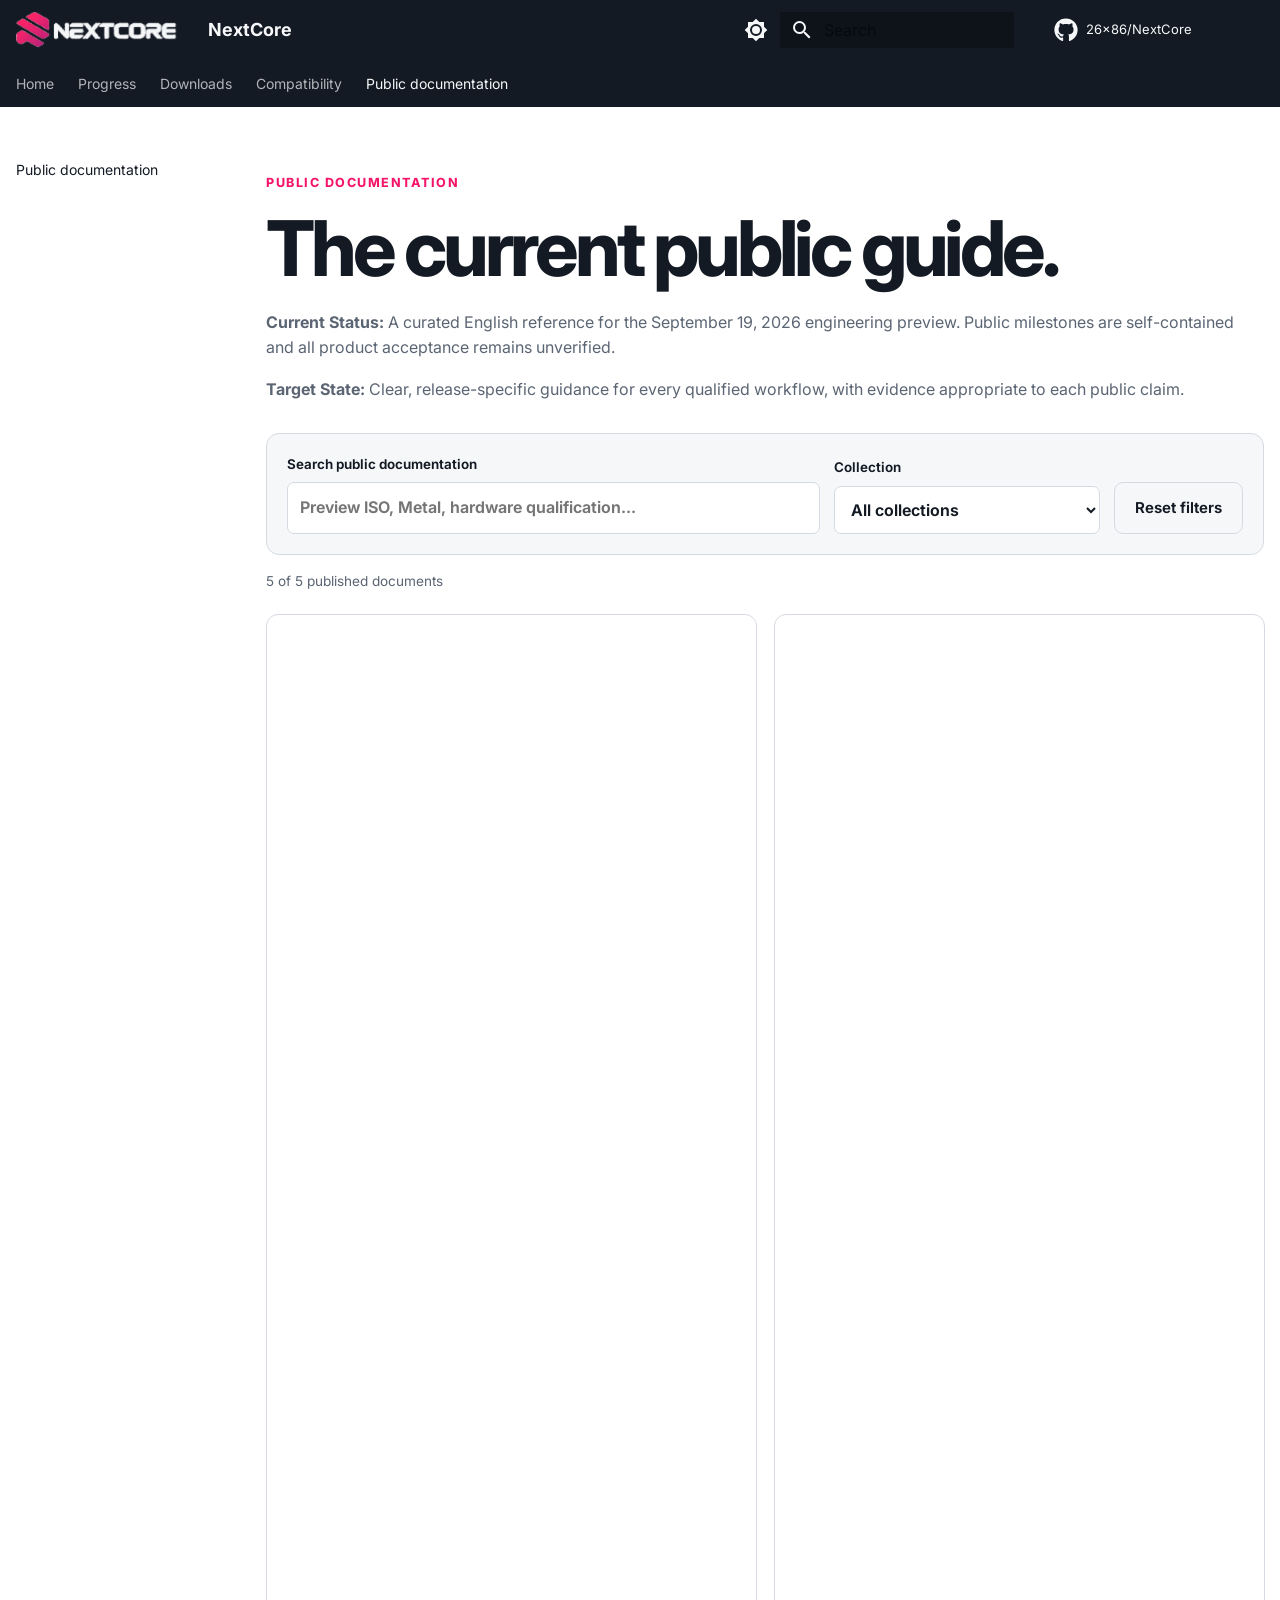
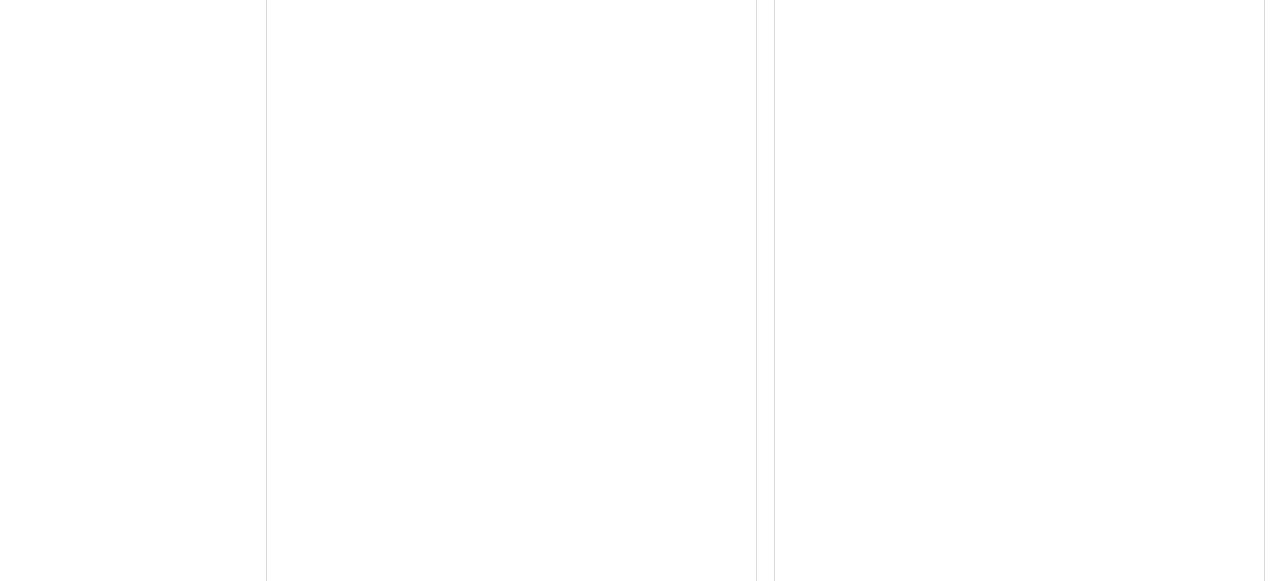
<file: library/index.html>
<!doctype html>
<html lang="en" class="no-js">
  <head>
    
      <meta charset="utf-8">
      <meta name="viewport" content="width=device-width,initial-scale=1">
      
        <meta name="description" content="NextCore engineering preview, public milestones, downloads and hardware qualification status.">
      
      
      
        <link rel="canonical" href="https://26x86.github.io/library/">
      
      
        <link rel="prev" href="../compatibility/">
      
      
      
        
      
      
      <link rel="icon" href="../assets/images/nextcore-favicon.png">
      <meta name="generator" content="mkdocs-1.6.1, mkdocs-material-9.7.7">
    
    
      
        <title>Public documentation - NextCore</title>
      
    
    
      <link rel="stylesheet" href="../assets/stylesheets/main.ec1eaa64.min.css">
      
        
        <link rel="stylesheet" href="../assets/stylesheets/palette.ab4e12ef.min.css">
      
      


    
    
      
    
    
      
        
        
        <link rel="preconnect" href="https://fonts.gstatic.com" crossorigin>
        <link rel="stylesheet" href="https://fonts.googleapis.com/css?family=Inter:300,300i,400,400i,700,700i%7CJetBrains+Mono:400,400i,700,700i&display=fallback">
        <style>:root{--md-text-font:"Inter";--md-code-font:"JetBrains Mono"}</style>
      
    
    
      <link rel="stylesheet" href="../assets/stylesheets/extra.css?v=20260919-1">
    
    <script>__md_scope=new URL("..",location),__md_hash=e=>[...e].reduce(((e,_)=>(e<<5)-e+_.charCodeAt(0)),0),__md_get=(e,_=localStorage,t=__md_scope)=>JSON.parse(_.getItem(t.pathname+"."+e)),__md_set=(e,_,t=localStorage,a=__md_scope)=>{try{t.setItem(a.pathname+"."+e,JSON.stringify(_))}catch(e){}}</script>
    
      

    
    
  </head>
  
  
    
    
      
    
    
    
    
    <body dir="ltr" data-md-color-scheme="default" data-md-color-primary="custom" data-md-color-accent="custom">
  
    
    <input class="md-toggle" data-md-toggle="drawer" type="checkbox" id="__drawer" autocomplete="off">
    <input class="md-toggle" data-md-toggle="search" type="checkbox" id="__search" autocomplete="off">
    <label class="md-overlay" for="__drawer"></label>
    <div data-md-component="skip">
      
        
        <a href="#the-current-public-guide" class="md-skip">
          Skip to content
        </a>
      
    </div>
    <div data-md-component="announce">
      
    </div>
    
    
      

<header class="md-header" data-md-component="header">
  <nav class="md-header__inner md-grid" aria-label="Header">
    <a href=".." title="NextCore" class="md-header__button md-logo" aria-label="NextCore" data-md-component="logo">
      
  <img src="../assets/images/nextcore-header-logo.png" alt="logo">

    </a>
    <label class="md-header__button md-icon" for="__drawer">
      
      <svg xmlns="http://www.w3.org/2000/svg" viewBox="0 0 24 24"><path d="M3 6h18v2H3zm0 5h18v2H3zm0 5h18v2H3z"/></svg>
    </label>
    <div class="md-header__title" data-md-component="header-title">
      <div class="md-header__ellipsis">
        <div class="md-header__topic">
          <span class="md-ellipsis">
            NextCore
          </span>
        </div>
        <div class="md-header__topic" data-md-component="header-topic">
          <span class="md-ellipsis">
            
              Public documentation
            
          </span>
        </div>
      </div>
    </div>
    
      
        <form class="md-header__option" data-md-component="palette">
  
    
    
    
    <input class="md-option" data-md-color-media="(prefers-color-scheme: light)" data-md-color-scheme="default" data-md-color-primary="custom" data-md-color-accent="custom"  aria-label="Switch to dark mode"  type="radio" name="__palette" id="__palette_0">
    
      <label class="md-header__button md-icon" title="Switch to dark mode" for="__palette_1" hidden>
        <svg xmlns="http://www.w3.org/2000/svg" viewBox="0 0 24 24"><path d="M12 8a4 4 0 0 0-4 4 4 4 0 0 0 4 4 4 4 0 0 0 4-4 4 4 0 0 0-4-4m0 10a6 6 0 0 1-6-6 6 6 0 0 1 6-6 6 6 0 0 1 6 6 6 6 0 0 1-6 6m8-9.31V4h-4.69L12 .69 8.69 4H4v4.69L.69 12 4 15.31V20h4.69L12 23.31 15.31 20H20v-4.69L23.31 12z"/></svg>
      </label>
    
  
    
    
    
    <input class="md-option" data-md-color-media="(prefers-color-scheme: dark)" data-md-color-scheme="slate" data-md-color-primary="custom" data-md-color-accent="custom"  aria-label="Switch to light mode"  type="radio" name="__palette" id="__palette_1">
    
      <label class="md-header__button md-icon" title="Switch to light mode" for="__palette_0" hidden>
        <svg xmlns="http://www.w3.org/2000/svg" viewBox="0 0 24 24"><path d="M12 18c-.89 0-1.74-.2-2.5-.55C11.56 16.5 13 14.42 13 12s-1.44-4.5-3.5-5.45C10.26 6.2 11.11 6 12 6a6 6 0 0 1 6 6 6 6 0 0 1-6 6m8-9.31V4h-4.69L12 .69 8.69 4H4v4.69L.69 12 4 15.31V20h4.69L12 23.31 15.31 20H20v-4.69L23.31 12z"/></svg>
      </label>
    
  
</form>
      
    
    
      <script>var palette=__md_get("__palette");if(palette&&palette.color){if("(prefers-color-scheme)"===palette.color.media){var media=matchMedia("(prefers-color-scheme: light)"),input=document.querySelector(media.matches?"[data-md-color-media='(prefers-color-scheme: light)']":"[data-md-color-media='(prefers-color-scheme: dark)']");palette.color.media=input.getAttribute("data-md-color-media"),palette.color.scheme=input.getAttribute("data-md-color-scheme"),palette.color.primary=input.getAttribute("data-md-color-primary"),palette.color.accent=input.getAttribute("data-md-color-accent")}for(var[key,value]of Object.entries(palette.color))document.body.setAttribute("data-md-color-"+key,value)}</script>
    
    
    
      
      
        <label class="md-header__button md-icon" for="__search">
          
          <svg xmlns="http://www.w3.org/2000/svg" viewBox="0 0 24 24"><path d="M9.5 3A6.5 6.5 0 0 1 16 9.5c0 1.61-.59 3.09-1.56 4.23l.27.27h.79l5 5-1.5 1.5-5-5v-.79l-.27-.27A6.52 6.52 0 0 1 9.5 16 6.5 6.5 0 0 1 3 9.5 6.5 6.5 0 0 1 9.5 3m0 2C7 5 5 7 5 9.5S7 14 9.5 14 14 12 14 9.5 12 5 9.5 5"/></svg>
        </label>
        <div class="md-search" data-md-component="search" role="dialog">
  <label class="md-search__overlay" for="__search"></label>
  <div class="md-search__inner" role="search">
    <form class="md-search__form" name="search">
      <input type="text" class="md-search__input" name="query" aria-label="Search" placeholder="Search" autocapitalize="off" autocorrect="off" autocomplete="off" spellcheck="false" data-md-component="search-query" required>
      <label class="md-search__icon md-icon" for="__search">
        
        <svg xmlns="http://www.w3.org/2000/svg" viewBox="0 0 24 24"><path d="M9.5 3A6.5 6.5 0 0 1 16 9.5c0 1.61-.59 3.09-1.56 4.23l.27.27h.79l5 5-1.5 1.5-5-5v-.79l-.27-.27A6.52 6.52 0 0 1 9.5 16 6.5 6.5 0 0 1 3 9.5 6.5 6.5 0 0 1 9.5 3m0 2C7 5 5 7 5 9.5S7 14 9.5 14 14 12 14 9.5 12 5 9.5 5"/></svg>
        
        <svg xmlns="http://www.w3.org/2000/svg" viewBox="0 0 24 24"><path d="M20 11v2H8l5.5 5.5-1.42 1.42L4.16 12l7.92-7.92L13.5 5.5 8 11z"/></svg>
      </label>
      <nav class="md-search__options" aria-label="Search">
        
        <button type="reset" class="md-search__icon md-icon" title="Clear" aria-label="Clear" tabindex="-1">
          
          <svg xmlns="http://www.w3.org/2000/svg" viewBox="0 0 24 24"><path d="M19 6.41 17.59 5 12 10.59 6.41 5 5 6.41 10.59 12 5 17.59 6.41 19 12 13.41 17.59 19 19 17.59 13.41 12z"/></svg>
        </button>
      </nav>
      
        <div class="md-search__suggest" data-md-component="search-suggest"></div>
      
    </form>
    <div class="md-search__output">
      <div class="md-search__scrollwrap" tabindex="0" data-md-scrollfix>
        <div class="md-search-result" data-md-component="search-result">
          <div class="md-search-result__meta">
            Initializing search
          </div>
          <ol class="md-search-result__list" role="presentation"></ol>
        </div>
      </div>
    </div>
  </div>
</div>
      
    
    
      <div class="md-header__source">
        <a href="https://github.com/26x86/NextCore" title="Go to repository" class="md-source" data-md-component="source">
  <div class="md-source__icon md-icon">
    
    <svg xmlns="http://www.w3.org/2000/svg" viewBox="0 0 512 512"><!--! Font Awesome Free 7.1.0 by @fontawesome - https://fontawesome.com License - https://fontawesome.com/license/free (Icons: CC BY 4.0, Fonts: SIL OFL 1.1, Code: MIT License) Copyright 2025 Fonticons, Inc.--><path d="M173.9 397.4c0 2-2.3 3.6-5.2 3.6-3.3.3-5.6-1.3-5.6-3.6 0-2 2.3-3.6 5.2-3.6 3-.3 5.6 1.3 5.6 3.6m-31.1-4.5c-.7 2 1.3 4.3 4.3 4.9 2.6 1 5.6 0 6.2-2s-1.3-4.3-4.3-5.2c-2.6-.7-5.5.3-6.2 2.3m44.2-1.7c-2.9.7-4.9 2.6-4.6 4.9.3 2 2.9 3.3 5.9 2.6 2.9-.7 4.9-2.6 4.6-4.6-.3-1.9-3-3.2-5.9-2.9M252.8 8C114.1 8 8 113.3 8 252c0 110.9 69.8 205.8 169.5 239.2 12.8 2.3 17.3-5.6 17.3-12.1 0-6.2-.3-40.4-.3-61.4 0 0-70 15-84.7-29.8 0 0-11.4-29.1-27.8-36.6 0 0-22.9-15.7 1.6-15.4 0 0 24.9 2 38.6 25.8 21.9 38.6 58.6 27.5 72.9 20.9 2.3-16 8.8-27.1 16-33.7-55.9-6.2-112.3-14.3-112.3-110.5 0-27.5 7.6-41.3 23.6-58.9-2.6-6.5-11.1-33.3 2.6-67.9 20.9-6.5 69 27 69 27 20-5.6 41.5-8.5 62.8-8.5s42.8 2.9 62.8 8.5c0 0 48.1-33.6 69-27 13.7 34.7 5.2 61.4 2.6 67.9 16 17.7 25.8 31.5 25.8 58.9 0 96.5-58.9 104.2-114.8 110.5 9.2 7.9 17 22.9 17 46.4 0 33.7-.3 75.4-.3 83.6 0 6.5 4.6 14.4 17.3 12.1C436.2 457.8 504 362.9 504 252 504 113.3 391.5 8 252.8 8M105.2 352.9c-1.3 1-1 3.3.7 5.2 1.6 1.6 3.9 2.3 5.2 1 1.3-1 1-3.3-.7-5.2-1.6-1.6-3.9-2.3-5.2-1m-10.8-8.1c-.7 1.3.3 2.9 2.3 3.9 1.6 1 3.6.7 4.3-.7.7-1.3-.3-2.9-2.3-3.9-2-.6-3.6-.3-4.3.7m32.4 35.6c-1.6 1.3-1 4.3 1.3 6.2 2.3 2.3 5.2 2.6 6.5 1 1.3-1.3.7-4.3-1.3-6.2-2.2-2.3-5.2-2.6-6.5-1m-11.4-14.7c-1.6 1-1.6 3.6 0 5.9s4.3 3.3 5.6 2.3c1.6-1.3 1.6-3.9 0-6.2-1.4-2.3-4-3.3-5.6-2"/></svg>
  </div>
  <div class="md-source__repository">
    26x86/NextCore
  </div>
</a>
      </div>
    
  </nav>
  
</header>
    
    <div class="md-container" data-md-component="container">
      
      
        
          
            
<nav class="md-tabs" aria-label="Tabs" data-md-component="tabs">
  <div class="md-grid">
    <ul class="md-tabs__list">
      
        
  
  
  
  
    <li class="md-tabs__item">
      <a href=".." class="md-tabs__link">
        
  
  
    
  
  Home

      </a>
    </li>
  

      
        
  
  
  
  
    <li class="md-tabs__item">
      <a href="../progress/" class="md-tabs__link">
        
  
  
    
  
  Progress

      </a>
    </li>
  

      
        
  
  
  
  
    <li class="md-tabs__item">
      <a href="../downloads/" class="md-tabs__link">
        
  
  
    
  
  Downloads

      </a>
    </li>
  

      
        
  
  
  
  
    <li class="md-tabs__item">
      <a href="../compatibility/" class="md-tabs__link">
        
  
  
    
  
  Compatibility

      </a>
    </li>
  

      
        
  
  
  
    
  
  
    <li class="md-tabs__item md-tabs__item--active">
      <a href="./" class="md-tabs__link">
        
  
  
    
  
  Public documentation

      </a>
    </li>
  

      
    </ul>
  </div>
</nav>
          
        
      
      <main class="md-main" data-md-component="main">
        <div class="md-main__inner md-grid">
          
            
              
                
              
              <div class="md-sidebar md-sidebar--primary" data-md-component="sidebar" data-md-type="navigation" >
                <div class="md-sidebar__scrollwrap">
                  <div class="md-sidebar__inner">
                    


  


<nav class="md-nav md-nav--primary md-nav--lifted" aria-label="Navigation" data-md-level="0">
  <label class="md-nav__title" for="__drawer">
    <a href=".." title="NextCore" class="md-nav__button md-logo" aria-label="NextCore" data-md-component="logo">
      
  <img src="../assets/images/nextcore-header-logo.png" alt="logo">

    </a>
    NextCore
  </label>
  
    <div class="md-nav__source">
      <a href="https://github.com/26x86/NextCore" title="Go to repository" class="md-source" data-md-component="source">
  <div class="md-source__icon md-icon">
    
    <svg xmlns="http://www.w3.org/2000/svg" viewBox="0 0 512 512"><!--! Font Awesome Free 7.1.0 by @fontawesome - https://fontawesome.com License - https://fontawesome.com/license/free (Icons: CC BY 4.0, Fonts: SIL OFL 1.1, Code: MIT License) Copyright 2025 Fonticons, Inc.--><path d="M173.9 397.4c0 2-2.3 3.6-5.2 3.6-3.3.3-5.6-1.3-5.6-3.6 0-2 2.3-3.6 5.2-3.6 3-.3 5.6 1.3 5.6 3.6m-31.1-4.5c-.7 2 1.3 4.3 4.3 4.9 2.6 1 5.6 0 6.2-2s-1.3-4.3-4.3-5.2c-2.6-.7-5.5.3-6.2 2.3m44.2-1.7c-2.9.7-4.9 2.6-4.6 4.9.3 2 2.9 3.3 5.9 2.6 2.9-.7 4.9-2.6 4.6-4.6-.3-1.9-3-3.2-5.9-2.9M252.8 8C114.1 8 8 113.3 8 252c0 110.9 69.8 205.8 169.5 239.2 12.8 2.3 17.3-5.6 17.3-12.1 0-6.2-.3-40.4-.3-61.4 0 0-70 15-84.7-29.8 0 0-11.4-29.1-27.8-36.6 0 0-22.9-15.7 1.6-15.4 0 0 24.9 2 38.6 25.8 21.9 38.6 58.6 27.5 72.9 20.9 2.3-16 8.8-27.1 16-33.7-55.9-6.2-112.3-14.3-112.3-110.5 0-27.5 7.6-41.3 23.6-58.9-2.6-6.5-11.1-33.3 2.6-67.9 20.9-6.5 69 27 69 27 20-5.6 41.5-8.5 62.8-8.5s42.8 2.9 62.8 8.5c0 0 48.1-33.6 69-27 13.7 34.7 5.2 61.4 2.6 67.9 16 17.7 25.8 31.5 25.8 58.9 0 96.5-58.9 104.2-114.8 110.5 9.2 7.9 17 22.9 17 46.4 0 33.7-.3 75.4-.3 83.6 0 6.5 4.6 14.4 17.3 12.1C436.2 457.8 504 362.9 504 252 504 113.3 391.5 8 252.8 8M105.2 352.9c-1.3 1-1 3.3.7 5.2 1.6 1.6 3.9 2.3 5.2 1 1.3-1 1-3.3-.7-5.2-1.6-1.6-3.9-2.3-5.2-1m-10.8-8.1c-.7 1.3.3 2.9 2.3 3.9 1.6 1 3.6.7 4.3-.7.7-1.3-.3-2.9-2.3-3.9-2-.6-3.6-.3-4.3.7m32.4 35.6c-1.6 1.3-1 4.3 1.3 6.2 2.3 2.3 5.2 2.6 6.5 1 1.3-1.3.7-4.3-1.3-6.2-2.2-2.3-5.2-2.6-6.5-1m-11.4-14.7c-1.6 1-1.6 3.6 0 5.9s4.3 3.3 5.6 2.3c1.6-1.3 1.6-3.9 0-6.2-1.4-2.3-4-3.3-5.6-2"/></svg>
  </div>
  <div class="md-source__repository">
    26x86/NextCore
  </div>
</a>
    </div>
  
  <ul class="md-nav__list" data-md-scrollfix>
    
      
      
  
  
  
  
    <li class="md-nav__item">
      <a href=".." class="md-nav__link">
        
  
  
  <span class="md-ellipsis">
    
  
    Home
  

    
  </span>
  
  

      </a>
    </li>
  

    
      
      
  
  
  
  
    <li class="md-nav__item">
      <a href="../progress/" class="md-nav__link">
        
  
  
  <span class="md-ellipsis">
    
  
    Progress
  

    
  </span>
  
  

      </a>
    </li>
  

    
      
      
  
  
  
  
    <li class="md-nav__item">
      <a href="../downloads/" class="md-nav__link">
        
  
  
  <span class="md-ellipsis">
    
  
    Downloads
  

    
  </span>
  
  

      </a>
    </li>
  

    
      
      
  
  
  
  
    <li class="md-nav__item">
      <a href="../compatibility/" class="md-nav__link">
        
  
  
  <span class="md-ellipsis">
    
  
    Compatibility
  

    
  </span>
  
  

      </a>
    </li>
  

    
      
      
  
  
    
  
  
  
    <li class="md-nav__item md-nav__item--active">
      
      <input class="md-nav__toggle md-toggle" type="checkbox" id="__toc">
      
      
        
      
      
        <label class="md-nav__link md-nav__link--active" for="__toc">
          
  
  
  <span class="md-ellipsis">
    
  
    Public documentation
  

    
  </span>
  
  

          <span class="md-nav__icon md-icon"></span>
        </label>
      
      <a href="./" class="md-nav__link md-nav__link--active">
        
  
  
  <span class="md-ellipsis">
    
  
    Public documentation
  

    
  </span>
  
  

      </a>
      
        

<nav class="md-nav md-nav--secondary" aria-label="Table of contents">
  
  
  
    
  
  
    <label class="md-nav__title" for="__toc">
      <span class="md-nav__icon md-icon"></span>
      Table of contents
    </label>
    <ul class="md-nav__list" data-md-component="toc" data-md-scrollfix>
      
        <li class="md-nav__item">
  <a href="#page-directory" class="md-nav__link">
    <span class="md-ellipsis">
      
        Page directory
      
    </span>
  </a>
  
    <nav class="md-nav" aria-label="Page directory">
      <ul class="md-nav__list">
        
          <li class="md-nav__item">
  <a href="#understand-the-project" class="md-nav__link">
    <span class="md-ellipsis">
      
        Understand the project
      
    </span>
  </a>
  
</li>
        
          <li class="md-nav__item">
  <a href="#understand-the-artifacts" class="md-nav__link">
    <span class="md-ellipsis">
      
        Understand the artifacts
      
    </span>
  </a>
  
</li>
        
      </ul>
    </nav>
  
</li>
      
        <li class="md-nav__item">
  <a href="#release-and-publication-policy" class="md-nav__link">
    <span class="md-ellipsis">
      
        Release and publication policy
      
    </span>
  </a>
  
</li>
      
    </ul>
  
</nav>
      
    </li>
  

    
  </ul>
</nav>
                  </div>
                </div>
              </div>
            
            
              
                
              
              <div class="md-sidebar md-sidebar--secondary" data-md-component="sidebar" data-md-type="toc" hidden>
                <div class="md-sidebar__scrollwrap">
                  <div class="md-sidebar__inner">
                    

<nav class="md-nav md-nav--secondary" aria-label="Table of contents">
  
  
  
    
  
  
    <label class="md-nav__title" for="__toc">
      <span class="md-nav__icon md-icon"></span>
      Table of contents
    </label>
    <ul class="md-nav__list" data-md-component="toc" data-md-scrollfix>
      
        <li class="md-nav__item">
  <a href="#page-directory" class="md-nav__link">
    <span class="md-ellipsis">
      
        Page directory
      
    </span>
  </a>
  
    <nav class="md-nav" aria-label="Page directory">
      <ul class="md-nav__list">
        
          <li class="md-nav__item">
  <a href="#understand-the-project" class="md-nav__link">
    <span class="md-ellipsis">
      
        Understand the project
      
    </span>
  </a>
  
</li>
        
          <li class="md-nav__item">
  <a href="#understand-the-artifacts" class="md-nav__link">
    <span class="md-ellipsis">
      
        Understand the artifacts
      
    </span>
  </a>
  
</li>
        
      </ul>
    </nav>
  
</li>
      
        <li class="md-nav__item">
  <a href="#release-and-publication-policy" class="md-nav__link">
    <span class="md-ellipsis">
      
        Release and publication policy
      
    </span>
  </a>
  
</li>
      
    </ul>
  
</nav>
                  </div>
                </div>
              </div>
            
          
          
            <div class="md-content" data-md-component="content">
              
              <article class="md-content__inner md-typeset">
                
                  
  




<div class="portal" data-portal-page="library">
<p><span class="portal-eyebrow">Public documentation</span></p>
<h1 id="the-current-public-guide">The current public guide.<a class="headerlink" href="#the-current-public-guide" title="Permanent link">&para;</a></h1>
<p><strong>Current Status:</strong> A curated English reference for the September 19, 2026 engineering preview. Public milestones are self-contained and all product acceptance remains unverified.</p>
<p><strong>Target State:</strong> Clear, release-specific guidance for every qualified workflow, with evidence appropriate to each public claim.</p>
<form class="portal-filters" data-library-filters="data-library-filters" hidden="hidden" role="search">
<label class="portal-search-label">Search public documentation<input type="search" name="q" placeholder="Preview ISO, Metal, hardware qualification..." autocomplete="off"></label>
<label>Collection<select name="category"><option value="">All collections</option><option value="release">Downloads &amp; qualification</option><option value="portal">Project &amp; progress</option></select></label>
<button type="reset" class="portal-button secondary">Reset filters</button>
</form>
<p aria-live="polite" class="portal-result-status" data-library-status="data-library-status" role="status">Loading the public index. The page directory below is always available.</p>
<noscript>
<p>Interactive search requires JavaScript. The complete public page directory remains available below.</p>
</noscript>
<div class="portal-library-grid" data-library-results="data-library-results"></div>
<h2 id="page-directory">Page directory<a class="headerlink" href="#page-directory" title="Permanent link">&para;</a></h2>
<div class="portal-route-grid">
<article class="portal-route">
<h3 id="understand-the-project">Understand the project<a class="headerlink" href="#understand-the-project" title="Permanent link">&para;</a></h3>
<ul>
<li><a href="../">Home</a>: the three deliverables and current limits.</li>
<li><a href="../progress/">Progress</a>: six milestones, observed results, unfinished work and acceptance gates.</li>
<li><a href="../data/progress.json">Public status data</a>: dated, machine-readable milestone summaries.</li>
</ul>
</article>
<article class="portal-route">
<h3 id="understand-the-artifacts">Understand the artifacts<a class="headerlink" href="#understand-the-artifacts" title="Permanent link">&para;</a></h3>
<ul>
<li><a href="../downloads/">Downloads</a>: preview ISO, EFI, manifest and release metadata, plus the separate legacy firmware archive.</li>
<li><a href="../compatibility/">Compatibility</a>: intended real Intel Mac scope and the current absence of qualified models.</li>
<li><a href="../data/downloads.json">Download catalog</a>: exact release target, asset links and preview limits.</li>
</ul>
</article>
</div>
<h2 id="release-and-publication-policy">Release and publication policy<a class="headerlink" href="#release-and-publication-policy" title="Permanent link">&para;</a></h2>
<p>Preview is an engineering channel. Packaging an ISO or EFI does not promote macOS boot, Metal, installation or hardware acceptance. The current preview uses the default release policy; research profiles remain distinct. The archived firmware ZIP retains its own source pin and older policy.</p>
<p>Public guidance covers verified behavior, artifact identity and explicit limitations. Internal design and build plans, research notebooks, raw execution traces and local evidence are excluded from this site and its search index. Private source documents remain separate from the public guide.</p>
<p><a href="https://github.com/26x86/NextCore/releases/tag/engineering-preview-20260919">Preview release</a> · <a href="../progress/#acceptance">Acceptance status</a></p>
</div>







  
  




  



                
              </article>
            </div>
          
          
  <script>var tabs=__md_get("__tabs");if(Array.isArray(tabs))e:for(var set of document.querySelectorAll(".tabbed-set")){var labels=set.querySelector(".tabbed-labels");for(var tab of tabs)for(var label of labels.getElementsByTagName("label"))if(label.innerText.trim()===tab){var input=document.getElementById(label.htmlFor);input.checked=!0;continue e}}</script>

<script>var target=document.getElementById(location.hash.slice(1));target&&target.name&&(target.checked=target.name.startsWith("__tabbed_"))</script>
        </div>
        
          <button type="button" class="md-top md-icon" data-md-component="top" hidden>
  
  <svg xmlns="http://www.w3.org/2000/svg" viewBox="0 0 24 24"><path d="M13 20h-2V8l-5.5 5.5-1.42-1.42L12 4.16l7.92 7.92-1.42 1.42L13 8z"/></svg>
  Back to top
</button>
        
      </main>
      
        <footer class="md-footer">
  
  <div class="md-footer-meta md-typeset">
    <div class="md-footer-meta__inner md-grid">
      <div class="md-copyright">
  
    <div class="md-copyright__highlight">
      This product includes software developed by Dortania, OpenCore Legacy Patcher contributors, and the 26x86 project.
<a href="https://github.com/26x86/NextCore/releases/download/engineering-preview-20260919/LICENSES.txt">Project license</a>.
<a href="https://26x86.github.io/assets/licenses/website.txt">Website notices</a>.
NextCore is experimental boot and compatibility tooling. Not affiliated with or endorsed by Apple.

    </div>
  
  
    Made with
    <a href="https://squidfunk.github.io/mkdocs-material/" target="_blank" rel="noopener">
      Material for MkDocs
    </a>
  
</div>
      
    </div>
  </div>
</footer>
      
    </div>
    <div class="md-dialog" data-md-component="dialog">
      <div class="md-dialog__inner md-typeset"></div>
    </div>
    
    
    
      
      
      <script id="__config" type="application/json">{"annotate": null, "base": "..", "features": ["navigation.instant", "navigation.tabs", "navigation.sections", "navigation.expand", "navigation.top", "navigation.indexes", "content.code.copy", "content.code.annotate", "content.tabs.link", "search.suggest", "search.highlight", "header.autohide"], "search": "../assets/javascripts/workers/search.2c215733.min.js", "tags": null, "translations": {"clipboard.copied": "Copied to clipboard", "clipboard.copy": "Copy to clipboard", "search.result.more.one": "1 more on this page", "search.result.more.other": "# more on this page", "search.result.none": "No matching documents", "search.result.one": "1 matching document", "search.result.other": "# matching documents", "search.result.placeholder": "Type to start searching", "search.result.term.missing": "Missing", "select.version": "Select version"}, "version": null}</script>
    
    
      <script src="../assets/javascripts/bundle.d7400e89.min.js"></script>
      
        <script src="../assets/javascripts/portal.js?v=20260919-1"></script>
      
    
  </body>
</html>
</file>
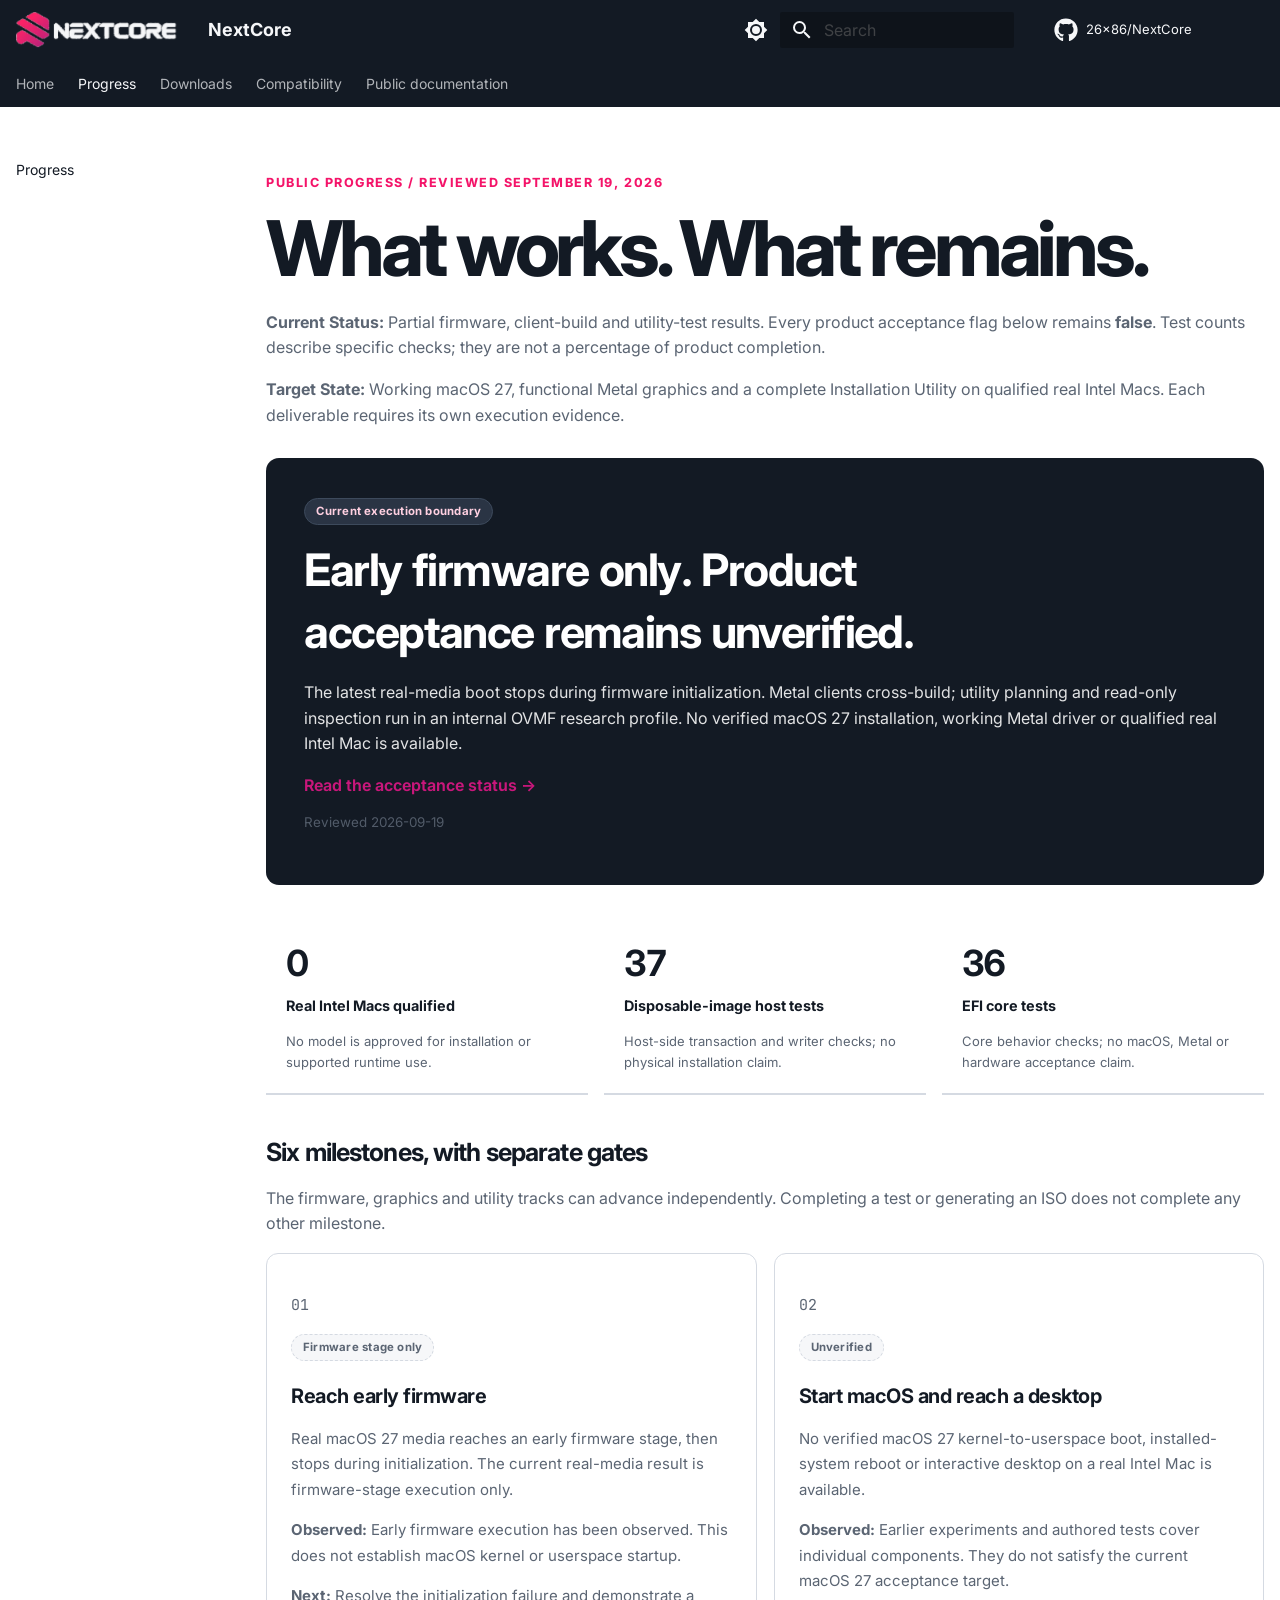
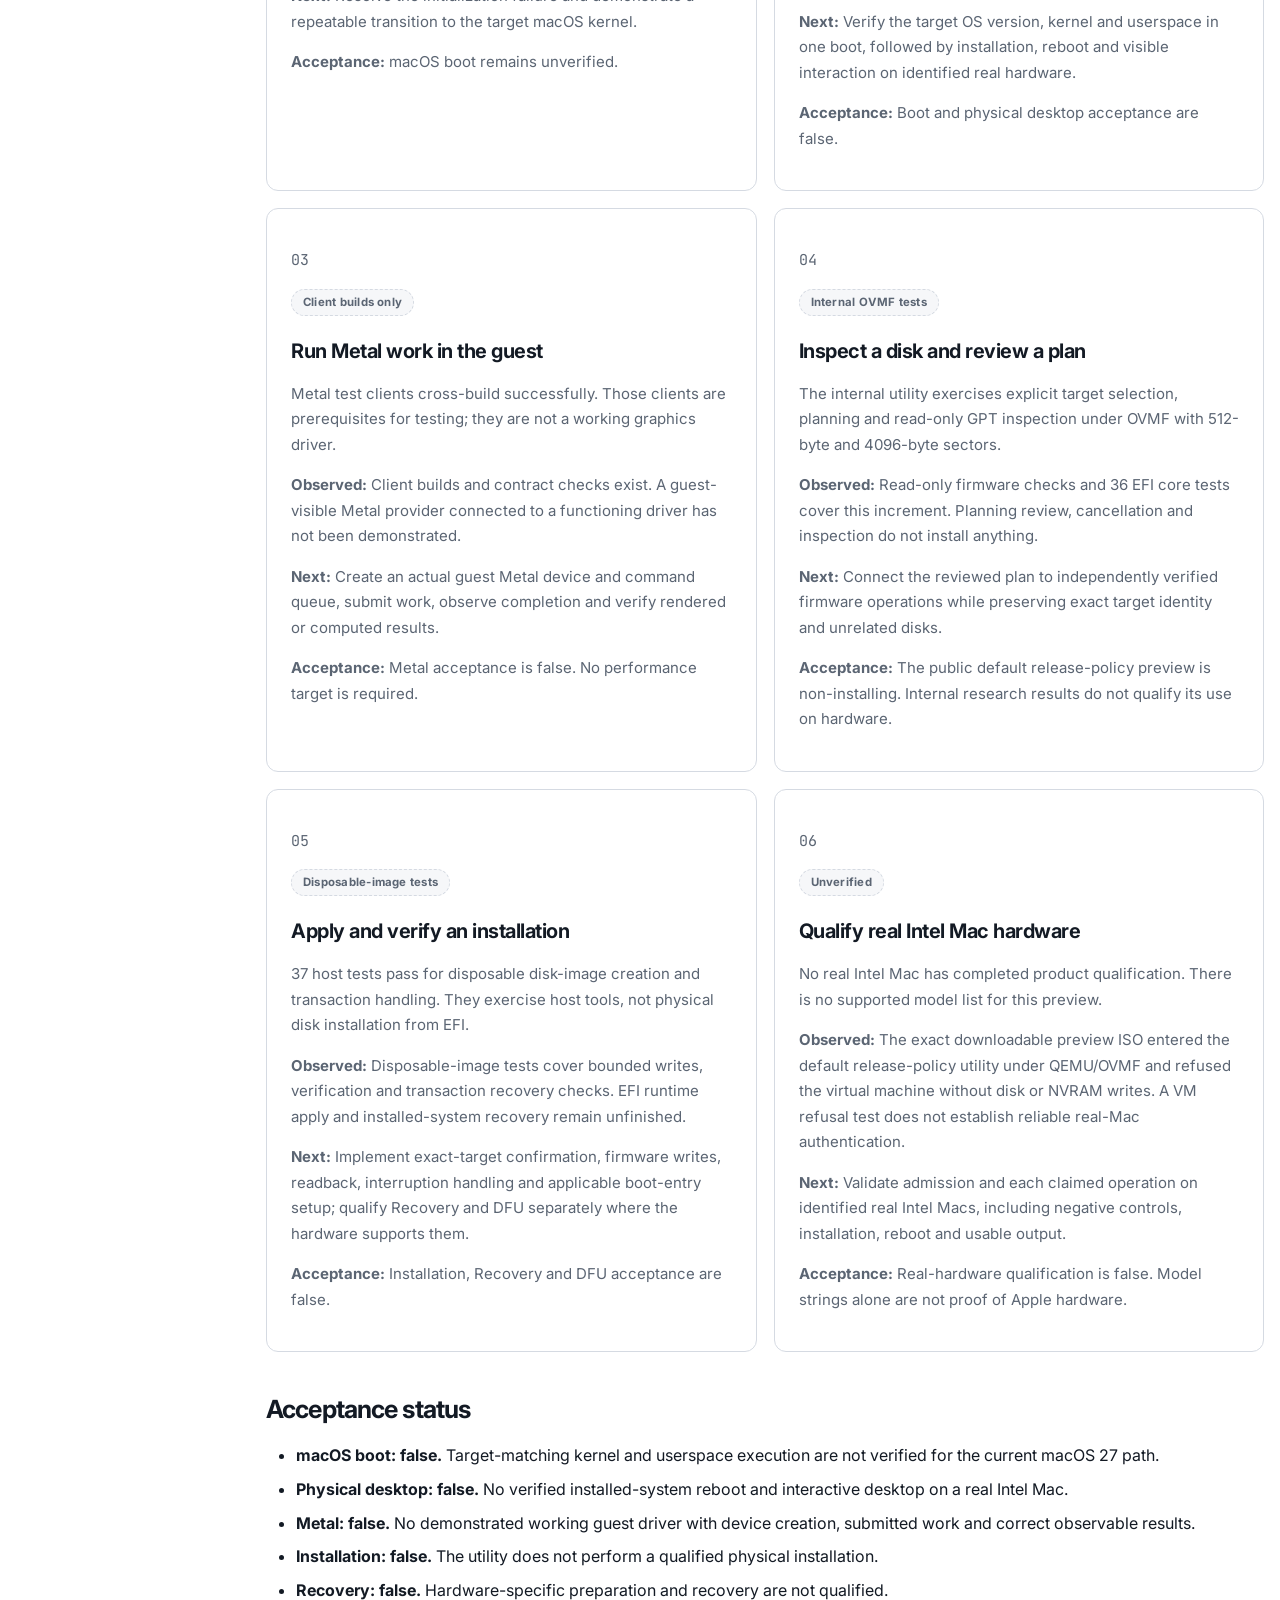
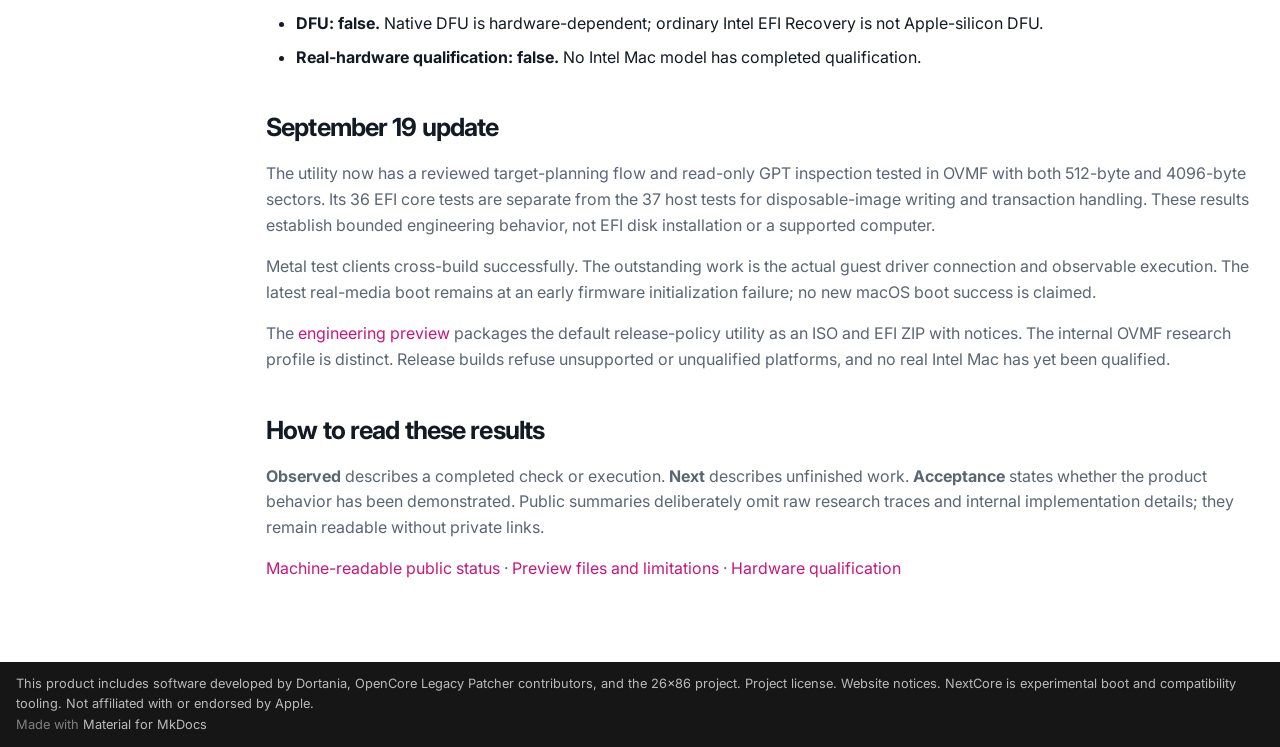
<file: progress/index.html>
<!doctype html>
<html lang="en" class="no-js">
  <head>
    
      <meta charset="utf-8">
      <meta name="viewport" content="width=device-width,initial-scale=1">
      
        <meta name="description" content="NextCore engineering preview, public milestones, downloads and hardware qualification status.">
      
      
      
        <link rel="canonical" href="https://26x86.github.io/progress/">
      
      
        <link rel="prev" href="..">
      
      
        <link rel="next" href="../downloads/">
      
      
        
      
      
      <link rel="icon" href="../assets/images/nextcore-favicon.png">
      <meta name="generator" content="mkdocs-1.6.1, mkdocs-material-9.7.7">
    
    
      
        <title>Progress - NextCore</title>
      
    
    
      <link rel="stylesheet" href="../assets/stylesheets/main.ec1eaa64.min.css">
      
        
        <link rel="stylesheet" href="../assets/stylesheets/palette.ab4e12ef.min.css">
      
      


    
    
      
    
    
      
        
        
        <link rel="preconnect" href="https://fonts.gstatic.com" crossorigin>
        <link rel="stylesheet" href="https://fonts.googleapis.com/css?family=Inter:300,300i,400,400i,700,700i%7CJetBrains+Mono:400,400i,700,700i&display=fallback">
        <style>:root{--md-text-font:"Inter";--md-code-font:"JetBrains Mono"}</style>
      
    
    
      <link rel="stylesheet" href="../assets/stylesheets/extra.css?v=20260919-1">
    
    <script>__md_scope=new URL("..",location),__md_hash=e=>[...e].reduce(((e,_)=>(e<<5)-e+_.charCodeAt(0)),0),__md_get=(e,_=localStorage,t=__md_scope)=>JSON.parse(_.getItem(t.pathname+"."+e)),__md_set=(e,_,t=localStorage,a=__md_scope)=>{try{t.setItem(a.pathname+"."+e,JSON.stringify(_))}catch(e){}}</script>
    
      

    
    
  </head>
  
  
    
    
      
    
    
    
    
    <body dir="ltr" data-md-color-scheme="default" data-md-color-primary="custom" data-md-color-accent="custom">
  
    
    <input class="md-toggle" data-md-toggle="drawer" type="checkbox" id="__drawer" autocomplete="off">
    <input class="md-toggle" data-md-toggle="search" type="checkbox" id="__search" autocomplete="off">
    <label class="md-overlay" for="__drawer"></label>
    <div data-md-component="skip">
      
        
        <a href="#what-works-what-remains" class="md-skip">
          Skip to content
        </a>
      
    </div>
    <div data-md-component="announce">
      
    </div>
    
    
      

<header class="md-header" data-md-component="header">
  <nav class="md-header__inner md-grid" aria-label="Header">
    <a href=".." title="NextCore" class="md-header__button md-logo" aria-label="NextCore" data-md-component="logo">
      
  <img src="../assets/images/nextcore-header-logo.png" alt="logo">

    </a>
    <label class="md-header__button md-icon" for="__drawer">
      
      <svg xmlns="http://www.w3.org/2000/svg" viewBox="0 0 24 24"><path d="M3 6h18v2H3zm0 5h18v2H3zm0 5h18v2H3z"/></svg>
    </label>
    <div class="md-header__title" data-md-component="header-title">
      <div class="md-header__ellipsis">
        <div class="md-header__topic">
          <span class="md-ellipsis">
            NextCore
          </span>
        </div>
        <div class="md-header__topic" data-md-component="header-topic">
          <span class="md-ellipsis">
            
              Progress
            
          </span>
        </div>
      </div>
    </div>
    
      
        <form class="md-header__option" data-md-component="palette">
  
    
    
    
    <input class="md-option" data-md-color-media="(prefers-color-scheme: light)" data-md-color-scheme="default" data-md-color-primary="custom" data-md-color-accent="custom"  aria-label="Switch to dark mode"  type="radio" name="__palette" id="__palette_0">
    
      <label class="md-header__button md-icon" title="Switch to dark mode" for="__palette_1" hidden>
        <svg xmlns="http://www.w3.org/2000/svg" viewBox="0 0 24 24"><path d="M12 8a4 4 0 0 0-4 4 4 4 0 0 0 4 4 4 4 0 0 0 4-4 4 4 0 0 0-4-4m0 10a6 6 0 0 1-6-6 6 6 0 0 1 6-6 6 6 0 0 1 6 6 6 6 0 0 1-6 6m8-9.31V4h-4.69L12 .69 8.69 4H4v4.69L.69 12 4 15.31V20h4.69L12 23.31 15.31 20H20v-4.69L23.31 12z"/></svg>
      </label>
    
  
    
    
    
    <input class="md-option" data-md-color-media="(prefers-color-scheme: dark)" data-md-color-scheme="slate" data-md-color-primary="custom" data-md-color-accent="custom"  aria-label="Switch to light mode"  type="radio" name="__palette" id="__palette_1">
    
      <label class="md-header__button md-icon" title="Switch to light mode" for="__palette_0" hidden>
        <svg xmlns="http://www.w3.org/2000/svg" viewBox="0 0 24 24"><path d="M12 18c-.89 0-1.74-.2-2.5-.55C11.56 16.5 13 14.42 13 12s-1.44-4.5-3.5-5.45C10.26 6.2 11.11 6 12 6a6 6 0 0 1 6 6 6 6 0 0 1-6 6m8-9.31V4h-4.69L12 .69 8.69 4H4v4.69L.69 12 4 15.31V20h4.69L12 23.31 15.31 20H20v-4.69L23.31 12z"/></svg>
      </label>
    
  
</form>
      
    
    
      <script>var palette=__md_get("__palette");if(palette&&palette.color){if("(prefers-color-scheme)"===palette.color.media){var media=matchMedia("(prefers-color-scheme: light)"),input=document.querySelector(media.matches?"[data-md-color-media='(prefers-color-scheme: light)']":"[data-md-color-media='(prefers-color-scheme: dark)']");palette.color.media=input.getAttribute("data-md-color-media"),palette.color.scheme=input.getAttribute("data-md-color-scheme"),palette.color.primary=input.getAttribute("data-md-color-primary"),palette.color.accent=input.getAttribute("data-md-color-accent")}for(var[key,value]of Object.entries(palette.color))document.body.setAttribute("data-md-color-"+key,value)}</script>
    
    
    
      
      
        <label class="md-header__button md-icon" for="__search">
          
          <svg xmlns="http://www.w3.org/2000/svg" viewBox="0 0 24 24"><path d="M9.5 3A6.5 6.5 0 0 1 16 9.5c0 1.61-.59 3.09-1.56 4.23l.27.27h.79l5 5-1.5 1.5-5-5v-.79l-.27-.27A6.52 6.52 0 0 1 9.5 16 6.5 6.5 0 0 1 3 9.5 6.5 6.5 0 0 1 9.5 3m0 2C7 5 5 7 5 9.5S7 14 9.5 14 14 12 14 9.5 12 5 9.5 5"/></svg>
        </label>
        <div class="md-search" data-md-component="search" role="dialog">
  <label class="md-search__overlay" for="__search"></label>
  <div class="md-search__inner" role="search">
    <form class="md-search__form" name="search">
      <input type="text" class="md-search__input" name="query" aria-label="Search" placeholder="Search" autocapitalize="off" autocorrect="off" autocomplete="off" spellcheck="false" data-md-component="search-query" required>
      <label class="md-search__icon md-icon" for="__search">
        
        <svg xmlns="http://www.w3.org/2000/svg" viewBox="0 0 24 24"><path d="M9.5 3A6.5 6.5 0 0 1 16 9.5c0 1.61-.59 3.09-1.56 4.23l.27.27h.79l5 5-1.5 1.5-5-5v-.79l-.27-.27A6.52 6.52 0 0 1 9.5 16 6.5 6.5 0 0 1 3 9.5 6.5 6.5 0 0 1 9.5 3m0 2C7 5 5 7 5 9.5S7 14 9.5 14 14 12 14 9.5 12 5 9.5 5"/></svg>
        
        <svg xmlns="http://www.w3.org/2000/svg" viewBox="0 0 24 24"><path d="M20 11v2H8l5.5 5.5-1.42 1.42L4.16 12l7.92-7.92L13.5 5.5 8 11z"/></svg>
      </label>
      <nav class="md-search__options" aria-label="Search">
        
        <button type="reset" class="md-search__icon md-icon" title="Clear" aria-label="Clear" tabindex="-1">
          
          <svg xmlns="http://www.w3.org/2000/svg" viewBox="0 0 24 24"><path d="M19 6.41 17.59 5 12 10.59 6.41 5 5 6.41 10.59 12 5 17.59 6.41 19 12 13.41 17.59 19 19 17.59 13.41 12z"/></svg>
        </button>
      </nav>
      
        <div class="md-search__suggest" data-md-component="search-suggest"></div>
      
    </form>
    <div class="md-search__output">
      <div class="md-search__scrollwrap" tabindex="0" data-md-scrollfix>
        <div class="md-search-result" data-md-component="search-result">
          <div class="md-search-result__meta">
            Initializing search
          </div>
          <ol class="md-search-result__list" role="presentation"></ol>
        </div>
      </div>
    </div>
  </div>
</div>
      
    
    
      <div class="md-header__source">
        <a href="https://github.com/26x86/NextCore" title="Go to repository" class="md-source" data-md-component="source">
  <div class="md-source__icon md-icon">
    
    <svg xmlns="http://www.w3.org/2000/svg" viewBox="0 0 512 512"><!--! Font Awesome Free 7.1.0 by @fontawesome - https://fontawesome.com License - https://fontawesome.com/license/free (Icons: CC BY 4.0, Fonts: SIL OFL 1.1, Code: MIT License) Copyright 2025 Fonticons, Inc.--><path d="M173.9 397.4c0 2-2.3 3.6-5.2 3.6-3.3.3-5.6-1.3-5.6-3.6 0-2 2.3-3.6 5.2-3.6 3-.3 5.6 1.3 5.6 3.6m-31.1-4.5c-.7 2 1.3 4.3 4.3 4.9 2.6 1 5.6 0 6.2-2s-1.3-4.3-4.3-5.2c-2.6-.7-5.5.3-6.2 2.3m44.2-1.7c-2.9.7-4.9 2.6-4.6 4.9.3 2 2.9 3.3 5.9 2.6 2.9-.7 4.9-2.6 4.6-4.6-.3-1.9-3-3.2-5.9-2.9M252.8 8C114.1 8 8 113.3 8 252c0 110.9 69.8 205.8 169.5 239.2 12.8 2.3 17.3-5.6 17.3-12.1 0-6.2-.3-40.4-.3-61.4 0 0-70 15-84.7-29.8 0 0-11.4-29.1-27.8-36.6 0 0-22.9-15.7 1.6-15.4 0 0 24.9 2 38.6 25.8 21.9 38.6 58.6 27.5 72.9 20.9 2.3-16 8.8-27.1 16-33.7-55.9-6.2-112.3-14.3-112.3-110.5 0-27.5 7.6-41.3 23.6-58.9-2.6-6.5-11.1-33.3 2.6-67.9 20.9-6.5 69 27 69 27 20-5.6 41.5-8.5 62.8-8.5s42.8 2.9 62.8 8.5c0 0 48.1-33.6 69-27 13.7 34.7 5.2 61.4 2.6 67.9 16 17.7 25.8 31.5 25.8 58.9 0 96.5-58.9 104.2-114.8 110.5 9.2 7.9 17 22.9 17 46.4 0 33.7-.3 75.4-.3 83.6 0 6.5 4.6 14.4 17.3 12.1C436.2 457.8 504 362.9 504 252 504 113.3 391.5 8 252.8 8M105.2 352.9c-1.3 1-1 3.3.7 5.2 1.6 1.6 3.9 2.3 5.2 1 1.3-1 1-3.3-.7-5.2-1.6-1.6-3.9-2.3-5.2-1m-10.8-8.1c-.7 1.3.3 2.9 2.3 3.9 1.6 1 3.6.7 4.3-.7.7-1.3-.3-2.9-2.3-3.9-2-.6-3.6-.3-4.3.7m32.4 35.6c-1.6 1.3-1 4.3 1.3 6.2 2.3 2.3 5.2 2.6 6.5 1 1.3-1.3.7-4.3-1.3-6.2-2.2-2.3-5.2-2.6-6.5-1m-11.4-14.7c-1.6 1-1.6 3.6 0 5.9s4.3 3.3 5.6 2.3c1.6-1.3 1.6-3.9 0-6.2-1.4-2.3-4-3.3-5.6-2"/></svg>
  </div>
  <div class="md-source__repository">
    26x86/NextCore
  </div>
</a>
      </div>
    
  </nav>
  
</header>
    
    <div class="md-container" data-md-component="container">
      
      
        
          
            
<nav class="md-tabs" aria-label="Tabs" data-md-component="tabs">
  <div class="md-grid">
    <ul class="md-tabs__list">
      
        
  
  
  
  
    <li class="md-tabs__item">
      <a href=".." class="md-tabs__link">
        
  
  
    
  
  Home

      </a>
    </li>
  

      
        
  
  
  
    
  
  
    <li class="md-tabs__item md-tabs__item--active">
      <a href="./" class="md-tabs__link">
        
  
  
    
  
  Progress

      </a>
    </li>
  

      
        
  
  
  
  
    <li class="md-tabs__item">
      <a href="../downloads/" class="md-tabs__link">
        
  
  
    
  
  Downloads

      </a>
    </li>
  

      
        
  
  
  
  
    <li class="md-tabs__item">
      <a href="../compatibility/" class="md-tabs__link">
        
  
  
    
  
  Compatibility

      </a>
    </li>
  

      
        
  
  
  
  
    <li class="md-tabs__item">
      <a href="../library/" class="md-tabs__link">
        
  
  
    
  
  Public documentation

      </a>
    </li>
  

      
    </ul>
  </div>
</nav>
          
        
      
      <main class="md-main" data-md-component="main">
        <div class="md-main__inner md-grid">
          
            
              
                
              
              <div class="md-sidebar md-sidebar--primary" data-md-component="sidebar" data-md-type="navigation" >
                <div class="md-sidebar__scrollwrap">
                  <div class="md-sidebar__inner">
                    


  


<nav class="md-nav md-nav--primary md-nav--lifted" aria-label="Navigation" data-md-level="0">
  <label class="md-nav__title" for="__drawer">
    <a href=".." title="NextCore" class="md-nav__button md-logo" aria-label="NextCore" data-md-component="logo">
      
  <img src="../assets/images/nextcore-header-logo.png" alt="logo">

    </a>
    NextCore
  </label>
  
    <div class="md-nav__source">
      <a href="https://github.com/26x86/NextCore" title="Go to repository" class="md-source" data-md-component="source">
  <div class="md-source__icon md-icon">
    
    <svg xmlns="http://www.w3.org/2000/svg" viewBox="0 0 512 512"><!--! Font Awesome Free 7.1.0 by @fontawesome - https://fontawesome.com License - https://fontawesome.com/license/free (Icons: CC BY 4.0, Fonts: SIL OFL 1.1, Code: MIT License) Copyright 2025 Fonticons, Inc.--><path d="M173.9 397.4c0 2-2.3 3.6-5.2 3.6-3.3.3-5.6-1.3-5.6-3.6 0-2 2.3-3.6 5.2-3.6 3-.3 5.6 1.3 5.6 3.6m-31.1-4.5c-.7 2 1.3 4.3 4.3 4.9 2.6 1 5.6 0 6.2-2s-1.3-4.3-4.3-5.2c-2.6-.7-5.5.3-6.2 2.3m44.2-1.7c-2.9.7-4.9 2.6-4.6 4.9.3 2 2.9 3.3 5.9 2.6 2.9-.7 4.9-2.6 4.6-4.6-.3-1.9-3-3.2-5.9-2.9M252.8 8C114.1 8 8 113.3 8 252c0 110.9 69.8 205.8 169.5 239.2 12.8 2.3 17.3-5.6 17.3-12.1 0-6.2-.3-40.4-.3-61.4 0 0-70 15-84.7-29.8 0 0-11.4-29.1-27.8-36.6 0 0-22.9-15.7 1.6-15.4 0 0 24.9 2 38.6 25.8 21.9 38.6 58.6 27.5 72.9 20.9 2.3-16 8.8-27.1 16-33.7-55.9-6.2-112.3-14.3-112.3-110.5 0-27.5 7.6-41.3 23.6-58.9-2.6-6.5-11.1-33.3 2.6-67.9 20.9-6.5 69 27 69 27 20-5.6 41.5-8.5 62.8-8.5s42.8 2.9 62.8 8.5c0 0 48.1-33.6 69-27 13.7 34.7 5.2 61.4 2.6 67.9 16 17.7 25.8 31.5 25.8 58.9 0 96.5-58.9 104.2-114.8 110.5 9.2 7.9 17 22.9 17 46.4 0 33.7-.3 75.4-.3 83.6 0 6.5 4.6 14.4 17.3 12.1C436.2 457.8 504 362.9 504 252 504 113.3 391.5 8 252.8 8M105.2 352.9c-1.3 1-1 3.3.7 5.2 1.6 1.6 3.9 2.3 5.2 1 1.3-1 1-3.3-.7-5.2-1.6-1.6-3.9-2.3-5.2-1m-10.8-8.1c-.7 1.3.3 2.9 2.3 3.9 1.6 1 3.6.7 4.3-.7.7-1.3-.3-2.9-2.3-3.9-2-.6-3.6-.3-4.3.7m32.4 35.6c-1.6 1.3-1 4.3 1.3 6.2 2.3 2.3 5.2 2.6 6.5 1 1.3-1.3.7-4.3-1.3-6.2-2.2-2.3-5.2-2.6-6.5-1m-11.4-14.7c-1.6 1-1.6 3.6 0 5.9s4.3 3.3 5.6 2.3c1.6-1.3 1.6-3.9 0-6.2-1.4-2.3-4-3.3-5.6-2"/></svg>
  </div>
  <div class="md-source__repository">
    26x86/NextCore
  </div>
</a>
    </div>
  
  <ul class="md-nav__list" data-md-scrollfix>
    
      
      
  
  
  
  
    <li class="md-nav__item">
      <a href=".." class="md-nav__link">
        
  
  
  <span class="md-ellipsis">
    
  
    Home
  

    
  </span>
  
  

      </a>
    </li>
  

    
      
      
  
  
    
  
  
  
    <li class="md-nav__item md-nav__item--active">
      
      <input class="md-nav__toggle md-toggle" type="checkbox" id="__toc">
      
      
        
      
      
        <label class="md-nav__link md-nav__link--active" for="__toc">
          
  
  
  <span class="md-ellipsis">
    
  
    Progress
  

    
  </span>
  
  

          <span class="md-nav__icon md-icon"></span>
        </label>
      
      <a href="./" class="md-nav__link md-nav__link--active">
        
  
  
  <span class="md-ellipsis">
    
  
    Progress
  

    
  </span>
  
  

      </a>
      
        

<nav class="md-nav md-nav--secondary" aria-label="Table of contents">
  
  
  
    
  
  
    <label class="md-nav__title" for="__toc">
      <span class="md-nav__icon md-icon"></span>
      Table of contents
    </label>
    <ul class="md-nav__list" data-md-component="toc" data-md-scrollfix>
      
        <li class="md-nav__item">
  <a href="#early-firmware-only-product-acceptance-remains-unverified" class="md-nav__link">
    <span class="md-ellipsis">
      
        Early firmware only. Product acceptance remains unverified.
      
    </span>
  </a>
  
</li>
      
        <li class="md-nav__item">
  <a href="#six-milestones-with-separate-gates" class="md-nav__link">
    <span class="md-ellipsis">
      
        Six milestones, with separate gates
      
    </span>
  </a>
  
    <nav class="md-nav" aria-label="Six milestones, with separate gates">
      <ul class="md-nav__list">
        
          <li class="md-nav__item">
  <a href="#reach-early-firmware" class="md-nav__link">
    <span class="md-ellipsis">
      
        Reach early firmware
      
    </span>
  </a>
  
</li>
        
          <li class="md-nav__item">
  <a href="#start-macos-and-reach-a-desktop" class="md-nav__link">
    <span class="md-ellipsis">
      
        Start macOS and reach a desktop
      
    </span>
  </a>
  
</li>
        
          <li class="md-nav__item">
  <a href="#run-metal-work-in-the-guest" class="md-nav__link">
    <span class="md-ellipsis">
      
        Run Metal work in the guest
      
    </span>
  </a>
  
</li>
        
          <li class="md-nav__item">
  <a href="#inspect-a-disk-and-review-a-plan" class="md-nav__link">
    <span class="md-ellipsis">
      
        Inspect a disk and review a plan
      
    </span>
  </a>
  
</li>
        
          <li class="md-nav__item">
  <a href="#apply-and-verify-an-installation" class="md-nav__link">
    <span class="md-ellipsis">
      
        Apply and verify an installation
      
    </span>
  </a>
  
</li>
        
          <li class="md-nav__item">
  <a href="#qualify-real-intel-mac-hardware" class="md-nav__link">
    <span class="md-ellipsis">
      
        Qualify real Intel Mac hardware
      
    </span>
  </a>
  
</li>
        
      </ul>
    </nav>
  
</li>
      
        <li class="md-nav__item">
  <a href="#acceptance" class="md-nav__link">
    <span class="md-ellipsis">
      
        Acceptance status
      
    </span>
  </a>
  
</li>
      
        <li class="md-nav__item">
  <a href="#september-19-update" class="md-nav__link">
    <span class="md-ellipsis">
      
        September 19 update
      
    </span>
  </a>
  
</li>
      
        <li class="md-nav__item">
  <a href="#how-to-read-these-results" class="md-nav__link">
    <span class="md-ellipsis">
      
        How to read these results
      
    </span>
  </a>
  
</li>
      
    </ul>
  
</nav>
      
    </li>
  

    
      
      
  
  
  
  
    <li class="md-nav__item">
      <a href="../downloads/" class="md-nav__link">
        
  
  
  <span class="md-ellipsis">
    
  
    Downloads
  

    
  </span>
  
  

      </a>
    </li>
  

    
      
      
  
  
  
  
    <li class="md-nav__item">
      <a href="../compatibility/" class="md-nav__link">
        
  
  
  <span class="md-ellipsis">
    
  
    Compatibility
  

    
  </span>
  
  

      </a>
    </li>
  

    
      
      
  
  
  
  
    <li class="md-nav__item">
      <a href="../library/" class="md-nav__link">
        
  
  
  <span class="md-ellipsis">
    
  
    Public documentation
  

    
  </span>
  
  

      </a>
    </li>
  

    
  </ul>
</nav>
                  </div>
                </div>
              </div>
            
            
              
                
              
              <div class="md-sidebar md-sidebar--secondary" data-md-component="sidebar" data-md-type="toc" hidden>
                <div class="md-sidebar__scrollwrap">
                  <div class="md-sidebar__inner">
                    

<nav class="md-nav md-nav--secondary" aria-label="Table of contents">
  
  
  
    
  
  
    <label class="md-nav__title" for="__toc">
      <span class="md-nav__icon md-icon"></span>
      Table of contents
    </label>
    <ul class="md-nav__list" data-md-component="toc" data-md-scrollfix>
      
        <li class="md-nav__item">
  <a href="#early-firmware-only-product-acceptance-remains-unverified" class="md-nav__link">
    <span class="md-ellipsis">
      
        Early firmware only. Product acceptance remains unverified.
      
    </span>
  </a>
  
</li>
      
        <li class="md-nav__item">
  <a href="#six-milestones-with-separate-gates" class="md-nav__link">
    <span class="md-ellipsis">
      
        Six milestones, with separate gates
      
    </span>
  </a>
  
    <nav class="md-nav" aria-label="Six milestones, with separate gates">
      <ul class="md-nav__list">
        
          <li class="md-nav__item">
  <a href="#reach-early-firmware" class="md-nav__link">
    <span class="md-ellipsis">
      
        Reach early firmware
      
    </span>
  </a>
  
</li>
        
          <li class="md-nav__item">
  <a href="#start-macos-and-reach-a-desktop" class="md-nav__link">
    <span class="md-ellipsis">
      
        Start macOS and reach a desktop
      
    </span>
  </a>
  
</li>
        
          <li class="md-nav__item">
  <a href="#run-metal-work-in-the-guest" class="md-nav__link">
    <span class="md-ellipsis">
      
        Run Metal work in the guest
      
    </span>
  </a>
  
</li>
        
          <li class="md-nav__item">
  <a href="#inspect-a-disk-and-review-a-plan" class="md-nav__link">
    <span class="md-ellipsis">
      
        Inspect a disk and review a plan
      
    </span>
  </a>
  
</li>
        
          <li class="md-nav__item">
  <a href="#apply-and-verify-an-installation" class="md-nav__link">
    <span class="md-ellipsis">
      
        Apply and verify an installation
      
    </span>
  </a>
  
</li>
        
          <li class="md-nav__item">
  <a href="#qualify-real-intel-mac-hardware" class="md-nav__link">
    <span class="md-ellipsis">
      
        Qualify real Intel Mac hardware
      
    </span>
  </a>
  
</li>
        
      </ul>
    </nav>
  
</li>
      
        <li class="md-nav__item">
  <a href="#acceptance" class="md-nav__link">
    <span class="md-ellipsis">
      
        Acceptance status
      
    </span>
  </a>
  
</li>
      
        <li class="md-nav__item">
  <a href="#september-19-update" class="md-nav__link">
    <span class="md-ellipsis">
      
        September 19 update
      
    </span>
  </a>
  
</li>
      
        <li class="md-nav__item">
  <a href="#how-to-read-these-results" class="md-nav__link">
    <span class="md-ellipsis">
      
        How to read these results
      
    </span>
  </a>
  
</li>
      
    </ul>
  
</nav>
                  </div>
                </div>
              </div>
            
          
          
            <div class="md-content" data-md-component="content">
              
              <article class="md-content__inner md-typeset">
                
                  
  




<div class="portal" data-portal-page="progress">
<p><span class="portal-eyebrow">Public progress / Reviewed September 19, 2026</span></p>
<h1 id="what-works-what-remains">What works. What remains.<a class="headerlink" href="#what-works-what-remains" title="Permanent link">&para;</a></h1>
<p><strong>Current Status:</strong> Partial firmware, client-build and utility-test results. Every product acceptance flag below remains <strong>false</strong>. Test counts describe specific checks; they are not a percentage of product completion.</p>
<p><strong>Target State:</strong> Working macOS 27, functional Metal graphics and a complete Installation Utility on qualified real Intel Macs. Each deliverable requires its own execution evidence.</p>
<div class="portal-boundary" data-progress-boundary="data-progress-boundary">
<p><span class="portal-badge">Current execution boundary</span></p>
<h2 id="early-firmware-only-product-acceptance-remains-unverified">Early firmware only. Product acceptance remains unverified.<a class="headerlink" href="#early-firmware-only-product-acceptance-remains-unverified" title="Permanent link">&para;</a></h2>
<p>The latest real-media boot stops during firmware initialization. Metal clients cross-build; utility planning and read-only inspection run in an internal OVMF research profile. No verified macOS 27 installation, working Metal driver or qualified real Intel Mac is available.</p>
</div>
<div class="portal-metrics" data-progress-metrics="data-progress-metrics"></div>
<h2 id="six-milestones-with-separate-gates">Six milestones, with separate gates<a class="headerlink" href="#six-milestones-with-separate-gates" title="Permanent link">&para;</a></h2>
<p>The firmware, graphics and utility tracks can advance independently. Completing a test or generating an ISO does not complete any other milestone.</p>
<div class="portal-milestones">
<article class="portal-step" id="firmware">
<p><span class="portal-step-number">01</span><span class="portal-badge pending">Firmware stage only</span></p>
<h3 id="reach-early-firmware">Reach early firmware<a class="headerlink" href="#reach-early-firmware" title="Permanent link">&para;</a></h3>
<p>Real macOS 27 media reaches an early firmware stage, then stops during initialization. The current real-media result is firmware-stage execution only.</p>
<p><strong>Observed:</strong> Early firmware execution has been observed. This does not establish macOS kernel or userspace startup.</p>
<p><strong>Next:</strong> Resolve the initialization failure and demonstrate a repeatable transition to the target macOS kernel.</p>
<p><strong>Acceptance:</strong> macOS boot remains unverified.</p>
</article>
<article class="portal-step" id="macos">
<p><span class="portal-step-number">02</span><span class="portal-badge pending">Unverified</span></p>
<h3 id="start-macos-and-reach-a-desktop">Start macOS and reach a desktop<a class="headerlink" href="#start-macos-and-reach-a-desktop" title="Permanent link">&para;</a></h3>
<p>No verified macOS 27 kernel-to-userspace boot, installed-system reboot or interactive desktop on a real Intel Mac is available.</p>
<p><strong>Observed:</strong> Earlier experiments and authored tests cover individual components. They do not satisfy the current macOS 27 acceptance target.</p>
<p><strong>Next:</strong> Verify the target OS version, kernel and userspace in one boot, followed by installation, reboot and visible interaction on identified real hardware.</p>
<p><strong>Acceptance:</strong> Boot and physical desktop acceptance are false.</p>
</article>
<article class="portal-step" id="metal">
<p><span class="portal-step-number">03</span><span class="portal-badge pending">Client builds only</span></p>
<h3 id="run-metal-work-in-the-guest">Run Metal work in the guest<a class="headerlink" href="#run-metal-work-in-the-guest" title="Permanent link">&para;</a></h3>
<p>Metal test clients cross-build successfully. Those clients are prerequisites for testing; they are not a working graphics driver.</p>
<p><strong>Observed:</strong> Client builds and contract checks exist. A guest-visible Metal provider connected to a functioning driver has not been demonstrated.</p>
<p><strong>Next:</strong> Create an actual guest Metal device and command queue, submit work, observe completion and verify rendered or computed results.</p>
<p><strong>Acceptance:</strong> Metal acceptance is false. No performance target is required.</p>
</article>
<article class="portal-step" id="planning">
<p><span class="portal-step-number">04</span><span class="portal-badge pending">Internal OVMF tests</span></p>
<h3 id="inspect-a-disk-and-review-a-plan">Inspect a disk and review a plan<a class="headerlink" href="#inspect-a-disk-and-review-a-plan" title="Permanent link">&para;</a></h3>
<p>The internal utility exercises explicit target selection, planning and read-only GPT inspection under OVMF with 512-byte and 4096-byte sectors.</p>
<p><strong>Observed:</strong> Read-only firmware checks and 36 EFI core tests cover this increment. Planning review, cancellation and inspection do not install anything.</p>
<p><strong>Next:</strong> Connect the reviewed plan to independently verified firmware operations while preserving exact target identity and unrelated disks.</p>
<p><strong>Acceptance:</strong> The public default release-policy preview is non-installing. Internal research results do not qualify its use on hardware.</p>
</article>
<article class="portal-step" id="installation">
<p><span class="portal-step-number">05</span><span class="portal-badge pending">Disposable-image tests</span></p>
<h3 id="apply-and-verify-an-installation">Apply and verify an installation<a class="headerlink" href="#apply-and-verify-an-installation" title="Permanent link">&para;</a></h3>
<p>37 host tests pass for disposable disk-image creation and transaction handling. They exercise host tools, not physical disk installation from EFI.</p>
<p><strong>Observed:</strong> Disposable-image tests cover bounded writes, verification and transaction recovery checks. EFI runtime apply and installed-system recovery remain unfinished.</p>
<p><strong>Next:</strong> Implement exact-target confirmation, firmware writes, readback, interruption handling and applicable boot-entry setup; qualify Recovery and DFU separately where the hardware supports them.</p>
<p><strong>Acceptance:</strong> Installation, Recovery and DFU acceptance are false.</p>
</article>
<article class="portal-step" id="qualification">
<p><span class="portal-step-number">06</span><span class="portal-badge pending">Unverified</span></p>
<h3 id="qualify-real-intel-mac-hardware">Qualify real Intel Mac hardware<a class="headerlink" href="#qualify-real-intel-mac-hardware" title="Permanent link">&para;</a></h3>
<p>No real Intel Mac has completed product qualification. There is no supported model list for this preview.</p>
<p><strong>Observed:</strong> The exact downloadable preview ISO entered the default release-policy utility under QEMU/OVMF and refused the virtual machine without disk or NVRAM writes. A VM refusal test does not establish reliable real-Mac authentication.</p>
<p><strong>Next:</strong> Validate admission and each claimed operation on identified real Intel Macs, including negative controls, installation, reboot and usable output.</p>
<p><strong>Acceptance:</strong> Real-hardware qualification is false. Model strings alone are not proof of Apple hardware.</p>
</article>
</div>
<h2 id="acceptance">Acceptance status<a class="headerlink" href="#acceptance" title="Permanent link">&para;</a></h2>
<ul>
<li><strong>macOS boot: false.</strong> Target-matching kernel and userspace execution are not verified for the current macOS 27 path.</li>
<li><strong>Physical desktop: false.</strong> No verified installed-system reboot and interactive desktop on a real Intel Mac.</li>
<li><strong>Metal: false.</strong> No demonstrated working guest driver with device creation, submitted work and correct observable results.</li>
<li><strong>Installation: false.</strong> The utility does not perform a qualified physical installation.</li>
<li><strong>Recovery: false.</strong> Hardware-specific preparation and recovery are not qualified.</li>
<li><strong>DFU: false.</strong> Native DFU is hardware-dependent; ordinary Intel EFI Recovery is not Apple-silicon DFU.</li>
<li><strong>Real-hardware qualification: false.</strong> No Intel Mac model has completed qualification.</li>
</ul>
<h2 id="september-19-update">September 19 update<a class="headerlink" href="#september-19-update" title="Permanent link">&para;</a></h2>
<p>The utility now has a reviewed target-planning flow and read-only GPT inspection tested in OVMF with both 512-byte and 4096-byte sectors. Its 36 EFI core tests are separate from the 37 host tests for disposable-image writing and transaction handling. These results establish bounded engineering behavior, not EFI disk installation or a supported computer.</p>
<p>Metal test clients cross-build successfully. The outstanding work is the actual guest driver connection and observable execution. The latest real-media boot remains at an early firmware initialization failure; no new macOS boot success is claimed.</p>
<p>The <a href="../downloads/#engineering-preview">engineering preview</a> packages the default release-policy utility as an ISO and EFI ZIP with notices. The internal OVMF research profile is distinct. Release builds refuse unsupported or unqualified platforms, and no real Intel Mac has yet been qualified.</p>
<h2 id="how-to-read-these-results">How to read these results<a class="headerlink" href="#how-to-read-these-results" title="Permanent link">&para;</a></h2>
<p><strong>Observed</strong> describes a completed check or execution. <strong>Next</strong> describes unfinished work. <strong>Acceptance</strong> states whether the product behavior has been demonstrated. Public summaries deliberately omit raw research traces and internal implementation details; they remain readable without private links.</p>
<p><a href="../data/progress.json">Machine-readable public status</a> · <a href="../downloads/">Preview files and limitations</a> · <a href="../compatibility/">Hardware qualification</a></p>
</div>







  
  




  



                
              </article>
            </div>
          
          
  <script>var tabs=__md_get("__tabs");if(Array.isArray(tabs))e:for(var set of document.querySelectorAll(".tabbed-set")){var labels=set.querySelector(".tabbed-labels");for(var tab of tabs)for(var label of labels.getElementsByTagName("label"))if(label.innerText.trim()===tab){var input=document.getElementById(label.htmlFor);input.checked=!0;continue e}}</script>

<script>var target=document.getElementById(location.hash.slice(1));target&&target.name&&(target.checked=target.name.startsWith("__tabbed_"))</script>
        </div>
        
          <button type="button" class="md-top md-icon" data-md-component="top" hidden>
  
  <svg xmlns="http://www.w3.org/2000/svg" viewBox="0 0 24 24"><path d="M13 20h-2V8l-5.5 5.5-1.42-1.42L12 4.16l7.92 7.92-1.42 1.42L13 8z"/></svg>
  Back to top
</button>
        
      </main>
      
        <footer class="md-footer">
  
  <div class="md-footer-meta md-typeset">
    <div class="md-footer-meta__inner md-grid">
      <div class="md-copyright">
  
    <div class="md-copyright__highlight">
      This product includes software developed by Dortania, OpenCore Legacy Patcher contributors, and the 26x86 project.
<a href="https://github.com/26x86/NextCore/releases/download/engineering-preview-20260919/LICENSES.txt">Project license</a>.
<a href="https://26x86.github.io/assets/licenses/website.txt">Website notices</a>.
NextCore is experimental boot and compatibility tooling. Not affiliated with or endorsed by Apple.

    </div>
  
  
    Made with
    <a href="https://squidfunk.github.io/mkdocs-material/" target="_blank" rel="noopener">
      Material for MkDocs
    </a>
  
</div>
      
    </div>
  </div>
</footer>
      
    </div>
    <div class="md-dialog" data-md-component="dialog">
      <div class="md-dialog__inner md-typeset"></div>
    </div>
    
    
    
      
      
      <script id="__config" type="application/json">{"annotate": null, "base": "..", "features": ["navigation.instant", "navigation.tabs", "navigation.sections", "navigation.expand", "navigation.top", "navigation.indexes", "content.code.copy", "content.code.annotate", "content.tabs.link", "search.suggest", "search.highlight", "header.autohide"], "search": "../assets/javascripts/workers/search.2c215733.min.js", "tags": null, "translations": {"clipboard.copied": "Copied to clipboard", "clipboard.copy": "Copy to clipboard", "search.result.more.one": "1 more on this page", "search.result.more.other": "# more on this page", "search.result.none": "No matching documents", "search.result.one": "1 matching document", "search.result.other": "# matching documents", "search.result.placeholder": "Type to start searching", "search.result.term.missing": "Missing", "select.version": "Select version"}, "version": null}</script>
    
    
      <script src="../assets/javascripts/bundle.d7400e89.min.js"></script>
      
        <script src="../assets/javascripts/portal.js?v=20260919-1"></script>
      
    
  </body>
</html>
</file>
<file: assets/stylesheets/extra.css>
/* NextCore site customizations (MkDocs Material) */

:root {
  --nc-pink: #F41469;
  --nc-magenta: #C8177B;
  --nc-ink: #131A24;
  --nc-paper: #F6F7F9;

  --md-primary-fg-color: var(--nc-ink);
  --md-primary-fg-color--light: #2a3444;
  --md-primary-fg-color--dark: #0b1018;
  --md-primary-bg-color: var(--nc-paper);
  --md-accent-fg-color: var(--nc-pink);
  --md-accent-fg-color--transparent: rgba(244, 20, 105, 0.1);

  /* Portal tokens mapped onto NextCore brand (preserves dual header logos). */
  --portal-ink: var(--nc-ink);
  --portal-muted: #5b6573;
  --portal-accent: var(--nc-pink);
  --portal-surface: var(--nc-paper);
  --portal-card: #ffffff;
  --portal-border: #d5dae2;
}

[data-md-color-scheme="slate"] {
  --md-default-bg-color: #10161f;
  --md-default-bg-color--light: #151d28;
  --md-default-bg-color--lighter: #1a2430;
  --md-primary-fg-color: var(--nc-ink);
  --md-accent-fg-color: var(--nc-pink);

  --portal-ink: #e9eef5;
  --portal-muted: #9aa7b8;
  --portal-accent: var(--nc-pink);
  --portal-surface: #151d28;
  --portal-card: #1a2430;
  --portal-border: #2a3444;
}

.hero {
  padding: 1.6rem 0 0.4rem 0;
}

.brand-lockup {
  display: block;
  max-width: min(100%, 28rem);
  margin: 0 0 1rem 0;
}

/* Scheme-specific hero lockups (paired <img> tags in docs/index.md). */
[data-md-color-scheme="default"] .brand-lockup--dark {
  display: none !important;
}

[data-md-color-scheme="slate"] .brand-lockup--light {
  display: none !important;
}

.hero h1 {
  margin: 0 0 0.4rem 0;
  font-weight: 700;
}

.hero-sub {
  font-size: 1.12rem;
  color: var(--md-default-fg-color--light);
  max-width: 44rem;
  margin-bottom: 1.2rem;
}

.hero-actions {
  display: flex;
  flex-wrap: wrap;
  gap: 0.5rem;
  margin-bottom: 1.2rem;
}

/* Markdown adds a paragraph; keep its links as the existing flex items. */
.hero-actions > p {
  display: contents;
}

.md-nav__title {
  font-weight: 700;
}

/* Slightly wider content column for tables, code, and portal grids */
.md-grid {
  max-width: 76rem;
}

/* Tables inline with a lighter header */
.md-typeset table:not([class]) th {
  font-weight: 700;
}

.md-typeset a:not([class]) {
  color: var(--nc-magenta);
}

.md-header {
  background-color: var(--nc-ink);
}

/* Header bar is always Core Ink → dark-nav (white wordmark) logo from mkdocs.yml. */
.md-header__button.md-logo img {
  height: 1.75rem;
  width: auto;
  max-width: none;
  object-fit: contain;
}

.md-nav__button.md-logo img {
  height: 2rem;
  width: auto;
  max-width: 100%;
  object-fit: contain;
}

/*
 * Light-scheme drawer uses a light surface. Swap the shared theme logo to the
 * Core Ink wordmark asset so the mark stays readable (header stays dark-nav).
 */
[data-md-color-scheme="default"] .md-nav__button.md-logo img {
  content: url("../images/nextcore-header-logo-light.png");
}

.md-tabs {
  background-color: var(--nc-ink);
}

.md-typeset .md-button--primary {
  background-color: var(--nc-pink);
  border-color: var(--nc-pink);
}

.md-typeset .md-button--primary:hover {
  background-color: var(--nc-magenta);
  border-color: var(--nc-magenta);
}

/* Portal interactive pages (absorbed from parallel source; brand tokens above). */
.md-typeset a:focus-visible,
.portal :is(button, input, select):focus-visible {
  outline: 3px solid var(--portal-accent);
  outline-offset: 4px;
}

.portal {
  color: var(--portal-ink);
  padding-bottom: 2rem;
}

.portal > h1,
.portal-hero h1 {
  color: var(--portal-ink);
  font-weight: 750;
  letter-spacing: -0.055em;
  line-height: 1.05;
  text-wrap: balance;
  margin: 0.75rem 0 1rem;
  font-size: clamp(2.4rem, 6vw, 4.5rem);
}

.portal > p {
  max-width: 50rem;
  color: var(--portal-muted);
}

.portal h2 {
  font-weight: 700;
  letter-spacing: -0.035em;
  text-wrap: balance;
}

.portal h3 {
  font-weight: 680;
  letter-spacing: -0.025em;
  text-wrap: balance;
}

.portal-hero {
  padding: clamp(1rem, 4vw, 3rem) 0 2.5rem;
  max-width: 58rem;
}

.portal-hero > p {
  max-width: 43rem;
  color: var(--portal-muted);
  font-size: 1.1rem;
  line-height: 1.75;
}

[data-portal-page="home"] .portal-hero {
  padding: 0.3rem 0 0.8rem;
}

[data-portal-page="home"] .portal-hero h1 {
  font-size: clamp(32px, 3vw, 40px);
  margin: 0.45rem 0 0.5rem;
  letter-spacing: -0.035em;
}

[data-portal-page="home"] .portal-hero > p {
  font-size: 0.82rem;
  line-height: 1.6;
  margin: 0.5rem 0;
}

[data-portal-page="home"] .portal-actions {
  margin: 0.7rem 0 0.2rem;
}

.portal-eyebrow {
  display: block;
  font-size: 0.63rem;
  font-weight: 750;
  letter-spacing: 0.12em;
  text-transform: uppercase;
  color: var(--portal-accent);
}

.portal-actions {
  display: flex;
  gap: 0.6rem;
  flex-wrap: wrap;
  margin: 1.4rem 0 0.3rem;
}

.portal-actions > p {
  display: contents;
}

.portal .portal-button {
  display: inline-flex;
  align-items: center;
  justify-content: center;
  min-height: 44px;
  padding: 0.65rem 1rem;
  border-radius: 0.45rem;
  background: var(--portal-accent);
  color: var(--portal-card);
  border: 1px solid var(--portal-accent);
  font: inherit;
  font-size: 0.75rem;
  font-weight: 650;
  text-decoration: none;
  cursor: pointer;
}

[data-md-color-scheme="slate"] .portal .portal-button {
  color: #10161f;
}

.portal .portal-button.secondary {
  background: transparent;
  color: var(--portal-ink);
  border-color: var(--portal-border);
}

.portal .portal-button:hover {
  filter: brightness(0.94);
}

.portal-progress {
  background: var(--portal-surface);
  border: 1px solid var(--portal-border);
  border-radius: 1rem;
  padding: clamp(1.2rem, 3vw, 2.5rem);
  margin: 0.3rem 0 2rem;
}

.portal-progress > h2 {
  font-size: clamp(1.8rem, 4vw, 2.7rem);
  margin: 0.35rem 0 0.5rem;
}

[data-portal-page="home"] .portal-progress {
  padding: clamp(1rem, 2.5vw, 2rem);
}

[data-portal-page="home"] .portal-progress > h2 {
  font-size: clamp(40px, 5vw, 64px);
  line-height: 1.05;
  margin: 0.4rem 0 0.5rem;
}

[data-portal-page="home"] .portal-progress > p {
  font-size: 0.82rem;
  margin: 0.6rem 0;
}

[data-portal-page="home"] .portal-boundary {
  margin-top: 1rem;
}

.portal-progress > p {
  color: var(--portal-muted);
}

.portal-boundary {
  background: var(--portal-ink);
  color: var(--portal-card);
  padding: clamp(1.2rem, 3vw, 2rem);
  border-radius: 0.65rem;
  margin: 1.5rem 0;
}

[data-md-color-scheme="slate"] .portal-boundary {
  background: #10161f;
  color: #e9eef5;
}

.portal-boundary :is(h2, h3) {
  color: inherit;
  font-size: clamp(1.5rem, 3.5vw, 2.5rem);
  margin: 0.7rem 0;
  font-variant-numeric: tabular-nums;
}

.portal-boundary p {
  max-width: 49rem;
  opacity: 0.88;
}

.portal-boundary a {
  color: #ffb3d0;
  font-weight: 650;
}

.portal-boundary .portal-badge {
  background: #2a3444;
  color: #ffd0e1;
  border-color: #3d4a5c;
}

.portal-badge {
  display: inline-block;
  border: 1px solid var(--portal-border);
  border-radius: 2rem;
  padding: 0.2rem 0.55rem;
  font-size: 0.57rem;
  letter-spacing: 0.02em;
  line-height: 1.5;
  font-weight: 700;
  background: var(--portal-surface);
  color: var(--portal-muted);
}

.portal-badge.verified {
  color: var(--portal-accent);
}

.portal-badge.pending {
  border-style: dashed;
}

.portal-milestones,
.portal-route-grid,
.portal-model-grid,
.portal-library-grid {
  display: grid;
  grid-template-columns: 1fr;
  gap: 0.85rem;
}

.portal-step,
.portal-route,
.portal-model-card,
.portal-library-card {
  min-width: 0;
  padding: 1.2rem;
  background: var(--portal-card);
  border: 1px solid var(--portal-border);
  border-radius: 0.6rem;
}

.portal-step h3 {
  margin: 1rem 0 0.55rem;
  font-size: 1rem;
}

.portal-step p,
.portal-route p,
.portal-model-card p,
.portal-library-card p {
  color: var(--portal-muted);
  font-size: 0.75rem;
}

.portal-step a,
.portal-route a {
  font-size: 0.72rem;
  font-weight: 650;
}

.portal-step-number {
  display: block;
  font-family: var(--md-code-font-family);
  font-size: 0.75rem;
  color: var(--portal-muted);
  margin-bottom: 0.7rem;
}

.portal-text-link {
  display: inline-flex;
  min-height: 44px;
  align-items: center;
  font-weight: 700;
}

.portal-route-grid {
  margin: 1.5rem 0 2rem;
}

.portal-route {
  padding: 1.5rem;
}

.portal-route h2 {
  margin: 0.5rem 0;
  font-size: 1.5rem;
}

.portal-route h3 {
  margin-top: 0;
}

.portal-notice {
  background: var(--portal-surface);
  border-left: 3px solid var(--portal-accent);
  padding: 0.6rem 1rem;
  border-radius: 0 0.4rem 0.4rem 0;
  margin: 1.4rem 0;
}

.portal-notice p {
  font-size: 0.78rem;
}

.portal-filters {
  display: grid;
  grid-template-columns: 1fr;
  gap: 0.7rem;
  background: var(--portal-surface);
  border: 1px solid var(--portal-border);
  padding: 1rem;
  border-radius: 0.65rem;
  margin: 1.5rem 0 0.8rem;
  align-items: end;
}

.portal-filters[hidden] {
  display: none;
}

.portal-filters label {
  display: flex;
  flex-direction: column;
  gap: 0.35rem;
  font-size: 0.67rem;
  font-weight: 650;
  min-width: 0;
}

.portal-filters :is(input, select) {
  width: 100%;
  min-height: 44px;
  min-width: 0;
  background: var(--portal-card);
  color: var(--portal-ink);
  border: 1px solid var(--portal-border);
  border-radius: 0.35rem;
  padding: 0.6rem;
  font: inherit;
  font-size: 16px;
}

.portal-result-status {
  font-size: 0.68rem;
  color: var(--portal-muted);
  min-height: 1.5rem;
}

.portal-coverage {
  border: 1px solid var(--portal-border);
  border-radius: 0.5rem;
  padding: 1rem;
  margin: 1.2rem 0;
}

.portal-coverage h2 {
  margin: 0 0 0.5rem;
  font-size: 1rem;
}

.portal-coverage :is(p, li, a) {
  font-size: 0.7rem;
}

.portal-coverage-counts,
.portal-model-card .portal-variant-count {
  font-weight: 700;
  color: var(--portal-ink);
  font-variant-numeric: tabular-nums;
}

.portal-model-card h3 {
  font-size: 0.95rem;
  margin: 0.65rem 0;
}

.portal-model-id {
  font-family: var(--md-code-font-family);
  overflow-wrap: anywhere;
}

.portal-card-button {
  display: block;
  margin-top: 1rem;
  min-height: 44px;
  border: 0;
  padding: 0.4rem 0;
  background: transparent;
  color: var(--portal-accent);
  font: inherit;
  font-size: 0.72rem;
  font-weight: 700;
  cursor: pointer;
  text-align: left;
}

.portal-card-button:hover {
  text-decoration: underline;
}

.portal-model-detail {
  border: 2px solid var(--portal-accent);
  border-radius: 0.8rem;
  padding: clamp(1rem, 3vw, 2rem);
  margin: 1.5rem 0;
  scroll-margin-top: 5rem;
}

.portal-model-detail > h2 {
  margin: 0.6rem 0;
}

.portal-model-detail h2:focus {
  outline: none;
}

.portal-facts {
  display: grid;
  grid-template-columns: minmax(6rem, 1fr) 2fr;
  gap: 0.6rem 1rem;
  font-size: 0.75rem;
}

.portal-facts dt {
  font-weight: 650;
}

.portal-facts dd {
  margin: 0;
  overflow-wrap: anywhere;
  color: var(--portal-muted);
}

.portal-evidence-block {
  border-top: 1px solid var(--portal-border);
  padding: 0.7rem 0;
  margin-top: 1rem;
}

.portal-evidence-block h3 {
  margin-top: 0.6rem;
}

.portal-small,
.portal-evidence-block small {
  font-size: 0.67rem;
  color: var(--portal-muted);
}

.portal-empty {
  padding: 1.5rem;
  border: 1px dashed var(--portal-border);
  border-radius: 0.6rem;
  grid-column: 1 / -1;
}

.portal-library-card h3 {
  font-size: 1rem;
  margin: 0.6rem 0;
}

.portal-library-card p {
  overflow-wrap: anywhere;
}

.portal-update {
  padding: 1rem 0;
  border-bottom: 1px solid var(--portal-border);
}

.portal-variant-section {
  border-top: 1px solid var(--portal-border);
  margin-top: 1.5rem;
  padding-top: 0.5rem;
}

.portal-variant {
  background: var(--portal-surface);
  border: 1px solid var(--portal-border);
  border-radius: 0.5rem;
  padding: 1rem;
  margin: 1rem 0;
}

.portal-variant h4 {
  margin: 0 0 0.5rem;
  font-size: 0.95rem;
}

.portal-specification {
  margin-top: 1rem;
  padding-top: 0.3rem;
  border-top: 1px solid var(--portal-border);
}

.portal-specification h5 {
  color: var(--portal-ink);
  text-transform: none;
  font-size: 0.75rem;
}

.portal-historical {
  padding: 1rem;
  margin: 1rem 0;
  border: 1px dashed var(--portal-border);
  border-radius: 0.5rem;
}

.portal-historical > summary {
  cursor: pointer;
  min-height: 44px;
  font-weight: 700;
  color: var(--portal-ink);
}

.portal-historical > summary:focus-visible {
  outline: 3px solid var(--portal-accent);
  outline-offset: 4px;
}

@media (min-width: 600px) {
  .portal-route-grid,
  .portal-model-grid,
  .portal-library-grid,
  .portal-milestones {
    grid-template-columns: repeat(2, minmax(0, 1fr));
  }

  .portal-filters {
    grid-template-columns: repeat(2, minmax(0, 1fr));
  }

  .portal-search-label {
    grid-column: 1 / -1;
  }
}

@media (min-width: 1050px) {
  [data-portal-page="home"] .portal-milestones {
    grid-template-columns: repeat(4, minmax(0, 1fr));
  }

  .portal-model-grid {
    grid-template-columns: repeat(3, minmax(0, 1fr));
  }

  .portal-filters {
    grid-template-columns: minmax(12rem, 2fr) 1fr 1fr auto;
  }

  .portal-search-label {
    grid-column: auto;
  }

  [data-library-filters] {
    grid-template-columns: 2fr 1fr auto;
  }
}

@media (prefers-reduced-motion: reduce) {
  .portal *,
  .portal *::before,
  .portal *::after {
    scroll-behavior: auto !important;
    transition: none !important;
    animation: none !important;
  }
}

@media print {
  .portal-filters,
  .portal-card-button {
    display: none;
  }

  .portal-boundary {
    background: none;
    color: #131a24;
    border: 1px solid;
  }

  .portal-boundary a {
    color: #c8177b;
  }

  .portal-model-card,
  .portal-step {
    break-inside: avoid;
  }
}

.portal :is(button, a, input, select) {
  touch-action: manipulation;
}

.portal-model-card,
.portal-library-card {
  content-visibility: auto;
  contain-intrinsic-size: auto 16rem;
}

.portal-model-detail h2:focus-visible {
  outline: 3px solid var(--portal-accent);
  outline-offset: 4px;
}

.portal-metrics {
  display: grid;
  grid-template-columns: 1fr;
  gap: 0.8rem;
  margin: 1.5rem 0;
}

.portal-metrics:empty {
  display: none;
}

.portal-metric {
  padding: 1rem;
  border-bottom: 2px solid var(--portal-border);
}

.portal-metric strong {
  display: block;
  font-size: 1.8rem;
  letter-spacing: -0.05em;
  font-variant-numeric: tabular-nums;
}

.portal-metric > span {
  font-size: 0.72rem;
  font-weight: 700;
}

.portal-metric p {
  font-size: 0.65rem;
  color: var(--portal-muted);
  margin-bottom: 0;
}

@media (min-width: 600px) {
  .portal-metrics {
    grid-template-columns: repeat(3, minmax(0, 1fr));
  }
}

@media (min-width: 1050px) {
  [data-portal-page="home"] .portal-milestones {
    grid-template-columns: repeat(auto-fit, minmax(9rem, 1fr));
  }
}

/* Reaffirm dual-logo paths after portal styles. */
.md-header {
  background-color: var(--nc-ink);
}

.md-tabs {
  background-color: var(--nc-ink);
}

.md-header__button.md-logo img {
  height: 1.75rem;
  width: auto;
  max-width: none;
  object-fit: contain;
}

.md-nav__button.md-logo img {
  height: 2rem;
  width: auto;
  max-width: 100%;
  object-fit: contain;
}

[data-md-color-scheme="default"] .md-nav__button.md-logo img {
  content: url("../images/nextcore-header-logo-light.png");
}

/* Public preview: readable milestones and release asset names at every width. */
.portal :is(.portal-route, .portal-step) {
  overflow-wrap: anywhere;
}

.portal-step[id] {
  scroll-margin-top: 5rem;
}

[data-portal-page="progress"] .portal-step p {
  line-height: 1.7;
}

[data-portal-page="downloads"] .portal-route h3 {
  font-family: var(--md-code-font-family);
  font-size: 0.95rem;
  line-height: 1.5;
}

@media (min-width: 1050px) {
  [data-portal-page="home"] .portal-milestones {
    grid-template-columns: repeat(3, minmax(0, 1fr));
  }
}
</file>
<file: assets/stylesheets/main.ec1eaa64.min.css>
@charset "UTF-8";html{-webkit-text-size-adjust:none;-moz-text-size-adjust:none;text-size-adjust:none;box-sizing:border-box}*,:after,:before{box-sizing:inherit}@media (prefers-reduced-motion){*,:after,:before{transition:none!important}}body{margin:0}a,button,input,label{-webkit-tap-highlight-color:transparent}a{color:inherit;text-decoration:none}hr{border:0;box-sizing:initial;display:block;height:.05rem;overflow:visible;padding:0}small{font-size:80%}sub,sup{line-height:1em}img{border-style:none}table{border-collapse:initial;border-spacing:0}td,th{font-weight:400;vertical-align:top}button{background:#0000;border:0;font-family:inherit;font-size:inherit;margin:0;padding:0}input{border:0;outline:none}:root{--md-primary-fg-color:#4051b5;--md-primary-fg-color--light:#5d6cc0;--md-primary-fg-color--dark:#303fa1;--md-primary-bg-color:#fff;--md-primary-bg-color--light:#ffffffb3;--md-accent-fg-color:#526cfe;--md-accent-fg-color--transparent:#526cfe1a;--md-accent-bg-color:#fff;--md-accent-bg-color--light:#ffffffb3}[data-md-color-scheme=default]{color-scheme:light}[data-md-color-scheme=default] img[src$="#gh-dark-mode-only"],[data-md-color-scheme=default] img[src$="#only-dark"]{display:none}:root,[data-md-color-scheme=default]{--md-hue:225deg;--md-default-fg-color:#000000de;--md-default-fg-color--light:#0000008a;--md-default-fg-color--lighter:#00000052;--md-default-fg-color--lightest:#00000012;--md-default-bg-color:#fff;--md-default-bg-color--light:#ffffffb3;--md-default-bg-color--lighter:#ffffff4d;--md-default-bg-color--lightest:#ffffff1f;--md-code-fg-color:#36464e;--md-code-bg-color:#f5f5f5;--md-code-bg-color--light:#f5f5f5b3;--md-code-bg-color--lighter:#f5f5f54d;--md-code-hl-color:#4287ff;--md-code-hl-color--light:#4287ff1a;--md-code-hl-number-color:#d52a2a;--md-code-hl-special-color:#db1457;--md-code-hl-function-color:#a846b9;--md-code-hl-constant-color:#6e59d9;--md-code-hl-keyword-color:#3f6ec6;--md-code-hl-string-color:#1c7d4d;--md-code-hl-name-color:var(--md-code-fg-color);--md-code-hl-operator-color:var(--md-default-fg-color--light);--md-code-hl-punctuation-color:var(--md-default-fg-color--light);--md-code-hl-comment-color:var(--md-default-fg-color--light);--md-code-hl-generic-color:var(--md-default-fg-color--light);--md-code-hl-variable-color:var(--md-default-fg-color--light);--md-typeset-color:var(--md-default-fg-color);--md-typeset-a-color:var(--md-primary-fg-color);--md-typeset-del-color:#f5503d26;--md-typeset-ins-color:#0bd57026;--md-typeset-kbd-color:#fafafa;--md-typeset-kbd-accent-color:#fff;--md-typeset-kbd-border-color:#b8b8b8;--md-typeset-mark-color:#ffff0080;--md-typeset-table-color:#0000001f;--md-typeset-table-color--light:rgba(0,0,0,.035);--md-admonition-fg-color:var(--md-default-fg-color);--md-admonition-bg-color:var(--md-default-bg-color);--md-warning-fg-color:#000000de;--md-warning-bg-color:#ff9;--md-footer-fg-color:#fff;--md-footer-fg-color--light:#ffffffb3;--md-footer-fg-color--lighter:#ffffff73;--md-footer-bg-color:#000000de;--md-footer-bg-color--dark:#00000052;--md-shadow-z1:0 0.2rem 0.5rem #0000000d,0 0 0.05rem #0000001a;--md-shadow-z2:0 0.2rem 0.5rem #0000001a,0 0 0.05rem #00000040;--md-shadow-z3:0 0.2rem 0.5rem #0003,0 0 0.05rem #00000059}.md-icon svg{fill:currentcolor;display:block;height:1.2rem;width:1.2rem}body{-webkit-font-smoothing:antialiased;-moz-osx-font-smoothing:grayscale;--md-text-font-family:var(--md-text-font,_),-apple-system,BlinkMacSystemFont,Helvetica,Arial,sans-serif;--md-code-font-family:var(--md-code-font,_),SFMono-Regular,Consolas,Menlo,monospace}aside,body,input{font-feature-settings:"kern","liga";color:var(--md-typeset-color);font-family:var(--md-text-font-family)}code,kbd,pre{font-feature-settings:"kern";font-family:var(--md-code-font-family)}:root{--md-typeset-table-sort-icon:url('data:image/svg+xml;charset=utf-8,<svg xmlns="http://www.w3.org/2000/svg" viewBox="0 0 24 24"><path d="m18 21-4-4h3V7h-3l4-4 4 4h-3v10h3M2 19v-2h10v2M2 13v-2h7v2M2 7V5h4v2z"/></svg>');--md-typeset-table-sort-icon--asc:url('data:image/svg+xml;charset=utf-8,<svg xmlns="http://www.w3.org/2000/svg" viewBox="0 0 24 24"><path d="M19 17h3l-4 4-4-4h3V3h2M2 17h10v2H2M6 5v2H2V5m0 6h7v2H2z"/></svg>');--md-typeset-table-sort-icon--desc:url('data:image/svg+xml;charset=utf-8,<svg xmlns="http://www.w3.org/2000/svg" viewBox="0 0 24 24"><path d="M19 7h3l-4-4-4 4h3v14h2M2 17h10v2H2M6 5v2H2V5m0 6h7v2H2z"/></svg>')}.md-typeset{-webkit-print-color-adjust:exact;color-adjust:exact;font-size:.8rem;line-height:1.6;overflow-wrap:break-word}@media print{.md-typeset{font-size:.68rem}}.md-typeset blockquote,.md-typeset dl,.md-typeset figure,.md-typeset ol,.md-typeset pre,.md-typeset ul{margin-bottom:1em;margin-top:1em}.md-typeset h1{color:var(--md-default-fg-color--light);font-size:2em;line-height:1.3;margin:0 0 1.25em}.md-typeset h1,.md-typeset h2{font-weight:300;letter-spacing:-.01em}.md-typeset h2{font-size:1.5625em;line-height:1.4;margin:1.6em 0 .64em}.md-typeset h3{font-size:1.25em;font-weight:400;letter-spacing:-.01em;line-height:1.5;margin:1.6em 0 .8em}.md-typeset h2+h3{margin-top:.8em}.md-typeset h4{font-weight:700;letter-spacing:-.01em;margin:1em 0}.md-typeset h5,.md-typeset h6{color:var(--md-default-fg-color--light);font-size:.8em;font-weight:700;letter-spacing:-.01em;margin:1.25em 0}.md-typeset h5{text-transform:uppercase}.md-typeset h5 code{text-transform:none}.md-typeset hr{border-bottom:.05rem solid var(--md-default-fg-color--lightest);display:flow-root;margin:1.5em 0}.md-typeset a{color:var(--md-typeset-a-color);word-break:break-word}.md-typeset a,.md-typeset a:before{transition:color 125ms}.md-typeset a:focus,.md-typeset a:hover{color:var(--md-accent-fg-color)}.md-typeset a:focus code,.md-typeset a:hover code{background-color:var(--md-accent-fg-color--transparent);color:var(--md-accent-fg-color)}.md-typeset a code{color:var(--md-typeset-a-color)}.md-typeset a.focus-visible{outline-color:var(--md-accent-fg-color);outline-offset:.2rem}.md-typeset code,.md-typeset kbd,.md-typeset pre{color:var(--md-code-fg-color);direction:ltr;font-variant-ligatures:none;transition:background-color 125ms}@media print{.md-typeset code,.md-typeset kbd,.md-typeset pre{white-space:pre-wrap}}.md-typeset code{background-color:var(--md-code-bg-color);border-radius:.1rem;-webkit-box-decoration-break:clone;box-decoration-break:clone;font-size:.85em;padding:0 .2941176471em;transition:color 125ms,background-color 125ms;word-break:break-word}.md-typeset code:not(.focus-visible){-webkit-tap-highlight-color:transparent;outline:none}.md-typeset pre{display:flow-root;line-height:1.4;position:relative}.md-typeset pre>code{-webkit-box-decoration-break:slice;box-decoration-break:slice;box-shadow:none;display:block;margin:0;outline-color:var(--md-accent-fg-color);overflow:auto;padding:.7720588235em 1.1764705882em;scrollbar-color:var(--md-default-fg-color--lighter) #0000;scrollbar-width:thin;touch-action:auto;word-break:normal}.md-typeset pre>code:hover{scrollbar-color:var(--md-accent-fg-color) #0000}.md-typeset pre>code::-webkit-scrollbar{height:.2rem;width:.2rem}.md-typeset pre>code::-webkit-scrollbar-thumb{background-color:var(--md-default-fg-color--lighter)}.md-typeset pre>code::-webkit-scrollbar-thumb:hover{background-color:var(--md-accent-fg-color)}.md-typeset kbd{background-color:var(--md-typeset-kbd-color);border-radius:.1rem;box-shadow:0 .1rem 0 .05rem var(--md-typeset-kbd-border-color),0 .1rem 0 var(--md-typeset-kbd-border-color),0 -.1rem .2rem var(--md-typeset-kbd-accent-color) inset;color:var(--md-default-fg-color);display:inline-block;font-size:.75em;padding:0 .6666666667em;vertical-align:text-top;word-break:break-word}.md-typeset mark{background-color:var(--md-typeset-mark-color);-webkit-box-decoration-break:clone;box-decoration-break:clone;color:inherit;word-break:break-word}.md-typeset abbr{cursor:help;text-decoration:none}.md-typeset [data-preview],.md-typeset abbr{border-bottom:.05rem dotted var(--md-default-fg-color--light)}.md-typeset small{opacity:.75}[dir=ltr] .md-typeset sub,[dir=ltr] .md-typeset sup{margin-left:.078125em}[dir=rtl] .md-typeset sub,[dir=rtl] .md-typeset sup{margin-right:.078125em}[dir=ltr] .md-typeset blockquote{padding-left:.6rem}[dir=rtl] .md-typeset blockquote{padding-right:.6rem}[dir=ltr] .md-typeset blockquote{border-left:.2rem solid var(--md-default-fg-color--lighter)}[dir=rtl] .md-typeset blockquote{border-right:.2rem solid var(--md-default-fg-color--lighter)}.md-typeset blockquote{color:var(--md-default-fg-color--light);margin-left:0;margin-right:0}.md-typeset ul{list-style-type:disc}.md-typeset ul[type]{list-style-type:revert-layer}[dir=ltr] .md-typeset ol,[dir=ltr] .md-typeset ul{margin-left:.625em}[dir=rtl] .md-typeset ol,[dir=rtl] .md-typeset ul{margin-right:.625em}.md-typeset ol,.md-typeset ul{padding:0}.md-typeset ol:not([hidden]),.md-typeset ul:not([hidden]){display:flow-root}.md-typeset ol ol,.md-typeset ul ol{list-style-type:lower-alpha}.md-typeset ol ol ol,.md-typeset ul ol ol{list-style-type:lower-roman}.md-typeset ol ol ol ol,.md-typeset ul ol ol ol{list-style-type:upper-alpha}.md-typeset ol ol ol ol ol,.md-typeset ul ol ol ol ol{list-style-type:upper-roman}.md-typeset ol[type],.md-typeset ul[type]{list-style-type:revert-layer}[dir=ltr] .md-typeset ol li,[dir=ltr] .md-typeset ul li{margin-left:1.25em}[dir=rtl] .md-typeset ol li,[dir=rtl] .md-typeset ul li{margin-right:1.25em}.md-typeset ol li,.md-typeset ul li{margin-bottom:.5em}.md-typeset ol li blockquote,.md-typeset ol li p,.md-typeset ul li blockquote,.md-typeset ul li p{margin:.5em 0}.md-typeset ol li:last-child,.md-typeset ul li:last-child{margin-bottom:0}[dir=ltr] .md-typeset ol li ol,[dir=ltr] .md-typeset ol li ul,[dir=ltr] .md-typeset ul li ol,[dir=ltr] .md-typeset ul li ul{margin-left:.625em}[dir=rtl] .md-typeset ol li ol,[dir=rtl] .md-typeset ol li ul,[dir=rtl] .md-typeset ul li ol,[dir=rtl] .md-typeset ul li ul{margin-right:.625em}.md-typeset ol li ol,.md-typeset ol li ul,.md-typeset ul li ol,.md-typeset ul li ul{margin-bottom:.5em;margin-top:.5em}[dir=ltr] .md-typeset dd{margin-left:1.875em}[dir=rtl] .md-typeset dd{margin-right:1.875em}.md-typeset dd{margin-bottom:1.5em;margin-top:1em}.md-typeset img,.md-typeset svg,.md-typeset video{height:auto;max-width:100%}.md-typeset img[align=left]{margin:1em 1em 1em 0}.md-typeset img[align=right]{margin:1em 0 1em 1em}.md-typeset img[align]:only-child{margin-top:0}.md-typeset figure{display:flow-root;margin:1em auto;max-width:100%;text-align:center;width:fit-content}.md-typeset figure img{display:block;margin:0 auto}.md-typeset figcaption{font-style:italic;margin:1em auto;max-width:24rem}.md-typeset iframe{max-width:100%}.md-typeset table:not([class]){background-color:var(--md-default-bg-color);border:.05rem solid var(--md-typeset-table-color);border-radius:.1rem;display:inline-block;font-size:.64rem;max-width:100%;overflow:auto;touch-action:auto}@media print{.md-typeset table:not([class]){display:table}}.md-typeset table:not([class])+*{margin-top:1.5em}.md-typeset table:not([class]) td>:first-child,.md-typeset table:not([class]) th>:first-child{margin-top:0}.md-typeset table:not([class]) td>:last-child,.md-typeset table:not([class]) th>:last-child{margin-bottom:0}.md-typeset table:not([class]) td:not([align]),.md-typeset table:not([class]) th:not([align]){text-align:left}[dir=rtl] .md-typeset table:not([class]) td:not([align]),[dir=rtl] .md-typeset table:not([class]) th:not([align]){text-align:right}.md-typeset table:not([class]) th{font-weight:700;min-width:5rem;padding:.9375em 1.25em;vertical-align:top}.md-typeset table:not([class]) td{border-top:.05rem solid var(--md-typeset-table-color);padding:.9375em 1.25em;vertical-align:top}.md-typeset table:not([class]) tbody tr{transition:background-color 125ms}.md-typeset table:not([class]) tbody tr:hover{background-color:var(--md-typeset-table-color--light);box-shadow:0 .05rem 0 var(--md-default-bg-color) inset}.md-typeset table:not([class]) a{word-break:normal}.md-typeset table th[role=columnheader]{cursor:pointer}[dir=ltr] .md-typeset table th[role=columnheader]:after{margin-left:.5em}[dir=rtl] .md-typeset table th[role=columnheader]:after{margin-right:.5em}.md-typeset table th[role=columnheader]:after{content:"";display:inline-block;height:1.2em;-webkit-mask-image:var(--md-typeset-table-sort-icon);mask-image:var(--md-typeset-table-sort-icon);-webkit-mask-repeat:no-repeat;mask-repeat:no-repeat;-webkit-mask-size:contain;mask-size:contain;transition:background-color 125ms;vertical-align:text-bottom;width:1.2em}.md-typeset table th[role=columnheader]:hover:after{background-color:var(--md-default-fg-color--lighter)}.md-typeset table th[role=columnheader][aria-sort=ascending]:after{background-color:var(--md-default-fg-color--light);-webkit-mask-image:var(--md-typeset-table-sort-icon--asc);mask-image:var(--md-typeset-table-sort-icon--asc)}.md-typeset table th[role=columnheader][aria-sort=descending]:after{background-color:var(--md-default-fg-color--light);-webkit-mask-image:var(--md-typeset-table-sort-icon--desc);mask-image:var(--md-typeset-table-sort-icon--desc)}.md-typeset__scrollwrap{margin:1em -.8rem;overflow-x:auto;touch-action:auto}.md-typeset__table{display:inline-block;margin-bottom:.5em;padding:0 .8rem}@media print{.md-typeset__table{display:block}}html .md-typeset__table table{display:table;margin:0;overflow:hidden;width:100%}@media screen and (max-width:44.984375em){.md-content__inner>pre{margin:1em -.8rem}.md-content__inner>pre code{border-radius:0}}.md-typeset .md-author{border-radius:100%;display:block;flex-shrink:0;height:1.6rem;overflow:hidden;position:relative;transition:color 125ms,transform 125ms;width:1.6rem}.md-typeset .md-author img{display:block}.md-typeset .md-author--more{background:var(--md-default-fg-color--lightest);color:var(--md-default-fg-color--lighter);font-size:.6rem;font-weight:700;line-height:1.6rem;text-align:center}.md-typeset .md-author--long{height:2.4rem;width:2.4rem}.md-typeset a.md-author{transform:scale(1)}.md-typeset a.md-author img{border-radius:100%;filter:grayscale(100%) opacity(75%);transition:filter 125ms}.md-typeset a.md-author:focus,.md-typeset a.md-author:hover{transform:scale(1.1);z-index:1}.md-typeset a.md-author:focus img,.md-typeset a.md-author:hover img{filter:grayscale(0)}.md-banner{background-color:var(--md-footer-bg-color);color:var(--md-footer-fg-color);overflow:auto}@media print{.md-banner{display:none}}.md-banner--warning{background-color:var(--md-warning-bg-color);color:var(--md-warning-fg-color)}.md-banner__inner{font-size:.7rem;margin:.6rem auto;padding:0 .8rem}[dir=ltr] .md-banner__button{float:right}[dir=rtl] .md-banner__button{float:left}.md-banner__button{color:inherit;cursor:pointer;transition:opacity .25s}.no-js .md-banner__button{display:none}.md-banner__button:hover{opacity:.7}html{font-size:125%;height:100%;overflow-x:hidden}@media screen and (min-width:100em){html{font-size:137.5%}}@media screen and (min-width:125em){html{font-size:150%}}body{background-color:var(--md-default-bg-color);display:flex;flex-direction:column;font-size:.5rem;min-height:100%;position:relative;width:100%}@media print{body{display:block}}@media screen and (max-width:59.984375em){body[data-md-scrolllock]{position:fixed}}.md-grid{margin-left:auto;margin-right:auto;max-width:61rem}.md-container{display:flex;flex-direction:column;flex-grow:1}@media print{.md-container{display:block}}.md-main{flex-grow:1}.md-main__inner{display:flex;height:100%;margin-top:1.5rem}.md-ellipsis{overflow:hidden;text-overflow:ellipsis}.md-toggle{display:none}.md-option{height:0;opacity:0;position:absolute;width:0}.md-option:checked+label:not([hidden]){display:block}.md-option.focus-visible+label{outline-color:var(--md-accent-fg-color);outline-style:auto}.md-skip{background-color:var(--md-default-fg-color);border-radius:.1rem;color:var(--md-default-bg-color);font-size:.64rem;margin:.5rem;opacity:0;outline-color:var(--md-accent-fg-color);padding:.3rem .5rem;position:fixed;transform:translateY(.4rem);z-index:-1}.md-skip:focus{opacity:1;transform:translateY(0);transition:transform .25s cubic-bezier(.4,0,.2,1),opacity 175ms 75ms;z-index:10}@page{margin:25mm}:root{--md-clipboard-icon:url('data:image/svg+xml;charset=utf-8,<svg xmlns="http://www.w3.org/2000/svg" viewBox="0 0 24 24"><path d="M19 21H8V7h11m0-2H8a2 2 0 0 0-2 2v14a2 2 0 0 0 2 2h11a2 2 0 0 0 2-2V7a2 2 0 0 0-2-2m-3-4H4a2 2 0 0 0-2 2v14h2V3h12z"/></svg>')}.md-clipboard{border-radius:.1rem;color:var(--md-default-fg-color--lightest);cursor:pointer;height:1.5em;outline-color:var(--md-accent-fg-color);outline-offset:.1rem;transition:color .25s;width:1.5em;z-index:1}@media print{.md-clipboard{display:none}}.md-clipboard:not(.focus-visible){-webkit-tap-highlight-color:transparent;outline:none}:hover>.md-clipboard{color:var(--md-default-fg-color--light)}.md-clipboard:focus,.md-clipboard:hover{color:var(--md-accent-fg-color)}.md-clipboard:after{background-color:currentcolor;content:"";display:block;height:1.125em;margin:0 auto;-webkit-mask-image:var(--md-clipboard-icon);mask-image:var(--md-clipboard-icon);-webkit-mask-position:center;mask-position:center;-webkit-mask-repeat:no-repeat;mask-repeat:no-repeat;-webkit-mask-size:contain;mask-size:contain;width:1.125em}.md-clipboard--inline{cursor:pointer}.md-clipboard--inline code{transition:color .25s,background-color .25s}.md-clipboard--inline:focus code,.md-clipboard--inline:hover code{background-color:var(--md-accent-fg-color--transparent);color:var(--md-accent-fg-color)}:root{--md-code-select-icon:url('data:image/svg+xml;charset=utf-8,<svg xmlns="http://www.w3.org/2000/svg" viewBox="0 0 24 24"><path d="M19 19h-4v2h4c1.1 0 2-.9 2-2v-4h-2m0-12h-4v2h4v4h2V5c0-1.1-.9-2-2-2M5 5h4V3H5c-1.1 0-2 .9-2 2v4h2m0 6H3v4c0 1.1.9 2 2 2h4v-2H5zm2-4h2v2H7zm4 0h2v2h-2zm4 0h2v2h-2zM7 7h2v2H7zm4 0h2v2h-2zm4 0h2v2h-2zm-8 8h2v2H7zm4 0h2v2h-2zm4 0h2v2h-2z"/></svg>');--md-code-copy-icon:url('data:image/svg+xml;charset=utf-8,<svg xmlns="http://www.w3.org/2000/svg" viewBox="0 0 24 24"><path d="M19 21H8V7h11m0-2H8a2 2 0 0 0-2 2v14a2 2 0 0 0 2 2h11a2 2 0 0 0 2-2V7a2 2 0 0 0-2-2m-3-4H4a2 2 0 0 0-2 2v14h2V3h12z"/></svg>')}.md-typeset .md-code__content{display:grid}.md-code__nav{background-color:var(--md-code-bg-color--lighter);border-radius:.1rem;display:flex;gap:.2rem;padding:.2rem;position:absolute;right:.25em;top:.25em;transition:background-color .25s;z-index:1}:hover>.md-code__nav{background-color:var(--md-code-bg-color--light)}.md-code__button{color:var(--md-default-fg-color--lightest);cursor:pointer;display:block;height:1.5em;outline-color:var(--md-accent-fg-color);outline-offset:.1rem;transition:color .25s;width:1.5em}:hover>*>.md-code__button{color:var(--md-default-fg-color--light)}.md-code__button.focus-visible,.md-code__button:hover{color:var(--md-accent-fg-color)}.md-code__button--active{color:var(--md-default-fg-color)!important}.md-code__button:after{background-color:currentcolor;content:"";display:block;height:1.125em;margin:0 auto;-webkit-mask-position:center;mask-position:center;-webkit-mask-repeat:no-repeat;mask-repeat:no-repeat;-webkit-mask-size:contain;mask-size:contain;width:1.125em}.md-code__button[data-md-type=select]:after{-webkit-mask-image:var(--md-code-select-icon);mask-image:var(--md-code-select-icon)}.md-code__button[data-md-type=copy]:after{-webkit-mask-image:var(--md-code-copy-icon);mask-image:var(--md-code-copy-icon)}@keyframes consent{0%{opacity:0;transform:translateY(100%)}to{opacity:1;transform:translateY(0)}}@keyframes overlay{0%{opacity:0}to{opacity:1}}.md-consent__overlay{animation:overlay .25s both;-webkit-backdrop-filter:blur(.1rem);backdrop-filter:blur(.1rem);background-color:#0000008a;height:100%;opacity:1;position:fixed;top:0;width:100%;z-index:5}.md-consent__inner{animation:consent .5s cubic-bezier(.1,.7,.1,1) both;background-color:var(--md-default-bg-color);border:0;border-radius:.1rem;bottom:0;box-shadow:0 0 .2rem #0000001a,0 .2rem .4rem #0003;max-height:100%;overflow:auto;padding:0;position:fixed;width:100%;z-index:5}.md-consent__form{padding:.8rem}.md-consent__settings{display:none;margin:1em 0}input:checked+.md-consent__settings{display:block}.md-consent__controls{margin-bottom:.8rem}.md-typeset .md-consent__controls .md-button{display:inline}@media screen and (max-width:44.984375em){.md-typeset .md-consent__controls .md-button{display:block;margin-top:.4rem;text-align:center;width:100%}}.md-consent label{cursor:pointer}.md-content{flex-grow:1;min-width:0}.md-content__inner{margin:0 .8rem 1.2rem;padding-top:.6rem}@media screen and (min-width:76.25em){[dir=ltr] .md-sidebar--primary:not([hidden])~.md-content>.md-content__inner{margin-left:1.2rem}[dir=ltr] .md-sidebar--secondary:not([hidden])~.md-content>.md-content__inner,[dir=rtl] .md-sidebar--primary:not([hidden])~.md-content>.md-content__inner{margin-right:1.2rem}[dir=rtl] .md-sidebar--secondary:not([hidden])~.md-content>.md-content__inner{margin-left:1.2rem}}.md-content__inner:before{content:"";display:block;height:.4rem}.md-content__inner>:last-child{margin-bottom:0}[dir=ltr] .md-content__button{float:right}[dir=rtl] .md-content__button{float:left}[dir=ltr] .md-content__button{margin-left:.4rem}[dir=rtl] .md-content__button{margin-right:.4rem}.md-content__button{margin:.4rem 0;padding:0}@media print{.md-content__button{display:none}}.md-typeset .md-content__button{color:var(--md-default-fg-color--lighter)}.md-content__button svg{display:inline;vertical-align:top}[dir=rtl] .md-content__button svg{transform:scaleX(-1)}[dir=ltr] .md-dialog{right:.8rem}[dir=rtl] .md-dialog{left:.8rem}.md-dialog{background-color:var(--md-default-fg-color);border-radius:.1rem;bottom:.8rem;box-shadow:var(--md-shadow-z3);min-width:11.1rem;opacity:0;padding:.4rem .6rem;pointer-events:none;position:fixed;transform:translateY(100%);transition:transform 0ms .4s,opacity .4s;z-index:4}@media print{.md-dialog{display:none}}.md-dialog--active{opacity:1;pointer-events:auto;transform:translateY(0);transition:transform .4s cubic-bezier(.075,.85,.175,1),opacity .4s}.md-dialog__inner{color:var(--md-default-bg-color);font-size:.7rem}.md-feedback{margin:2em 0 1em;text-align:center}.md-feedback fieldset{border:none;margin:0;padding:0}.md-feedback__title{font-weight:700;margin:1em auto}.md-feedback__inner{position:relative}.md-feedback__list{display:flex;flex-wrap:wrap;place-content:baseline center;position:relative}.md-feedback__list:hover .md-icon:not(:disabled){color:var(--md-default-fg-color--lighter)}:disabled .md-feedback__list{min-height:1.8rem}.md-feedback__icon{color:var(--md-default-fg-color--light);cursor:pointer;flex-shrink:0;margin:0 .1rem;transition:color 125ms}.md-feedback__icon:not(:disabled).md-icon:hover{color:var(--md-accent-fg-color)}.md-feedback__icon:disabled{color:var(--md-default-fg-color--lightest);pointer-events:none}.md-feedback__note{opacity:0;position:relative;transform:translateY(.4rem);transition:transform .4s cubic-bezier(.1,.7,.1,1),opacity .15s}.md-feedback__note>*{margin:0 auto;max-width:16rem}:disabled .md-feedback__note{opacity:1;transform:translateY(0)}@media print{.md-feedback{display:none}}.md-footer{background-color:var(--md-footer-bg-color);color:var(--md-footer-fg-color)}@media print{.md-footer{display:none}}.md-footer__inner{justify-content:space-between;overflow:auto;padding:.2rem}.md-footer__inner:not([hidden]){display:flex}.md-footer__link{align-items:end;display:flex;flex-grow:0.01;margin-bottom:.4rem;margin-top:1rem;max-width:100%;outline-color:var(--md-accent-fg-color);overflow:hidden;transition:opacity .25s}.md-footer__link:focus,.md-footer__link:hover{opacity:.7}[dir=rtl] .md-footer__link svg{transform:scaleX(-1)}@media screen and (max-width:44.984375em){.md-footer__link--prev{flex-shrink:0}.md-footer__link--prev .md-footer__title{display:none}}[dir=ltr] .md-footer__link--next{margin-left:auto}[dir=rtl] .md-footer__link--next{margin-right:auto}.md-footer__link--next{text-align:right}[dir=rtl] .md-footer__link--next{text-align:left}.md-footer__title{flex-grow:1;font-size:.9rem;margin-bottom:.7rem;max-width:calc(100% - 2.4rem);padding:0 1rem;white-space:nowrap}.md-footer__button{margin:.2rem;padding:.4rem}.md-footer__direction{font-size:.64rem;opacity:.7}.md-footer-meta{background-color:var(--md-footer-bg-color--dark)}.md-footer-meta__inner{display:flex;flex-wrap:wrap;justify-content:space-between;padding:.2rem}html .md-footer-meta.md-typeset a{color:var(--md-footer-fg-color--light)}html .md-footer-meta.md-typeset a:focus,html .md-footer-meta.md-typeset a:hover{color:var(--md-footer-fg-color)}.md-copyright{color:var(--md-footer-fg-color--lighter);font-size:.64rem;margin:auto .6rem;padding:.4rem 0;width:100%}@media screen and (min-width:45em){.md-copyright{width:auto}}.md-copyright__highlight{color:var(--md-footer-fg-color--light)}.md-social{display:inline-flex;gap:.2rem;margin:0 .4rem;padding:.2rem 0 .6rem}@media screen and (min-width:45em){.md-social{padding:.6rem 0}}.md-social__link{display:inline-block;height:1.6rem;text-align:center;width:1.6rem}.md-social__link:before{line-height:1.9}.md-social__link svg{fill:currentcolor;max-height:.8rem;vertical-align:-25%}.md-typeset .md-button{border:.1rem solid;border-radius:.1rem;color:var(--md-primary-fg-color);cursor:pointer;display:inline-block;font-weight:700;padding:.625em 2em;transition:color 125ms,background-color 125ms,border-color 125ms}.md-typeset .md-button--primary{background-color:var(--md-primary-fg-color);border-color:var(--md-primary-fg-color);color:var(--md-primary-bg-color)}.md-typeset .md-button:focus,.md-typeset .md-button:hover{background-color:var(--md-accent-fg-color);border-color:var(--md-accent-fg-color);color:var(--md-accent-bg-color)}[dir=ltr] .md-typeset .md-input{border-top-left-radius:.1rem}[dir=ltr] .md-typeset .md-input,[dir=rtl] .md-typeset .md-input{border-top-right-radius:.1rem}[dir=rtl] .md-typeset .md-input{border-top-left-radius:.1rem}.md-typeset .md-input{border-bottom:.1rem solid var(--md-default-fg-color--lighter);box-shadow:var(--md-shadow-z1);font-size:.8rem;height:1.8rem;padding:0 .6rem;transition:border .25s,box-shadow .25s}.md-typeset .md-input:focus,.md-typeset .md-input:hover{border-bottom-color:var(--md-accent-fg-color);box-shadow:var(--md-shadow-z2)}.md-typeset .md-input--stretch{width:100%}.md-header{background-color:var(--md-primary-fg-color);box-shadow:0 0 .2rem #0000,0 .2rem .4rem #0000;color:var(--md-primary-bg-color);display:block;left:0;position:sticky;right:0;top:0;z-index:4}@media print{.md-header{display:none}}.md-header[hidden]{transform:translateY(-100%);transition:transform .25s cubic-bezier(.8,0,.6,1),box-shadow .25s}.md-header--shadow{box-shadow:0 0 .2rem #0000001a,0 .2rem .4rem #0003;transition:transform .25s cubic-bezier(.1,.7,.1,1),box-shadow .25s}.md-header__inner{align-items:center;display:flex;padding:0 .2rem}.md-header__button{color:currentcolor;cursor:pointer;margin:.2rem;outline-color:var(--md-accent-fg-color);padding:.4rem;position:relative;transition:opacity .25s;vertical-align:middle;z-index:1}.md-header__button:hover{opacity:.7}.md-header__button:not([hidden]){display:inline-block}.md-header__button:not(.focus-visible){-webkit-tap-highlight-color:transparent;outline:none}.md-header__button.md-logo{margin:.2rem;padding:.4rem}@media screen and (max-width:76.234375em){.md-header__button.md-logo{display:none}}.md-header__button.md-logo img,.md-header__button.md-logo svg{fill:currentcolor;display:block;height:1.2rem;width:auto}@media screen and (min-width:60em){.md-header__button[for=__search]{display:none}}.no-js .md-header__button[for=__search]{display:none}[dir=rtl] .md-header__button[for=__search] svg{transform:scaleX(-1)}@media screen and (min-width:76.25em){.md-header__button[for=__drawer]{display:none}}.md-header__topic{display:flex;max-width:100%;position:absolute;transition:transform .4s cubic-bezier(.1,.7,.1,1),opacity .15s;white-space:nowrap}.md-header__topic+.md-header__topic{opacity:0;pointer-events:none;transform:translateX(1.25rem);transition:transform .4s cubic-bezier(1,.7,.1,.1),opacity .15s;z-index:-1}[dir=rtl] .md-header__topic+.md-header__topic{transform:translateX(-1.25rem)}.md-header__topic:first-child{font-weight:700}[dir=ltr] .md-header__title{margin-left:1rem;margin-right:.4rem}[dir=rtl] .md-header__title{margin-left:.4rem;margin-right:1rem}.md-header__title{flex-grow:1;font-size:.9rem;height:2.4rem;line-height:2.4rem}.md-header__title--active .md-header__topic{opacity:0;pointer-events:none;transform:translateX(-1.25rem);transition:transform .4s cubic-bezier(1,.7,.1,.1),opacity .15s;z-index:-1}[dir=rtl] .md-header__title--active .md-header__topic{transform:translateX(1.25rem)}.md-header__title--active .md-header__topic+.md-header__topic{opacity:1;pointer-events:auto;transform:translateX(0);transition:transform .4s cubic-bezier(.1,.7,.1,1),opacity .15s;z-index:0}.md-header__title>.md-header__ellipsis{height:100%;position:relative;width:100%}.md-header__option{display:flex;flex-shrink:0;max-width:100%;transition:max-width 0ms .25s,opacity .25s .25s;white-space:nowrap}[data-md-toggle=search]:checked~.md-header .md-header__option{max-width:0;opacity:0;transition:max-width 0ms,opacity 0ms}.md-header__option>input{bottom:0}.md-header__source{display:none}@media screen and (min-width:60em){[dir=ltr] .md-header__source{margin-left:1rem}[dir=rtl] .md-header__source{margin-right:1rem}.md-header__source{display:block;max-width:11.7rem;width:11.7rem}}@media screen and (min-width:76.25em){[dir=ltr] .md-header__source{margin-left:1.4rem}[dir=rtl] .md-header__source{margin-right:1.4rem}}.md-meta{color:var(--md-default-fg-color--light);font-size:.7rem;line-height:1.3}.md-meta__list{display:inline-flex;flex-wrap:wrap;list-style:none;margin:0;padding:0}.md-meta__item:not(:last-child):after{content:"·";margin-left:.2rem;margin-right:.2rem}.md-meta__link{color:var(--md-typeset-a-color)}.md-meta__link:focus,.md-meta__link:hover{color:var(--md-accent-fg-color)}.md-draft{background-color:#ff1744;border-radius:.125em;color:#fff;display:inline-block;font-weight:700;padding-left:.5714285714em;padding-right:.5714285714em}:root{--md-nav-icon--prev:url('data:image/svg+xml;charset=utf-8,<svg xmlns="http://www.w3.org/2000/svg" viewBox="0 0 24 24"><path d="M20 11v2H8l5.5 5.5-1.42 1.42L4.16 12l7.92-7.92L13.5 5.5 8 11z"/></svg>');--md-nav-icon--next:url('data:image/svg+xml;charset=utf-8,<svg xmlns="http://www.w3.org/2000/svg" viewBox="0 0 24 24"><path d="M8.59 16.58 13.17 12 8.59 7.41 10 6l6 6-6 6z"/></svg>');--md-toc-icon:url('data:image/svg+xml;charset=utf-8,<svg xmlns="http://www.w3.org/2000/svg" viewBox="0 0 24 24"><path d="M3 9h14V7H3zm0 4h14v-2H3zm0 4h14v-2H3zm16 0h2v-2h-2zm0-10v2h2V7zm0 6h2v-2h-2z"/></svg>')}.md-nav{font-size:.7rem;line-height:1.3}.md-nav__title{color:var(--md-default-fg-color--light);display:block;font-weight:700;overflow:hidden;padding:0 .6rem;text-overflow:ellipsis}.md-nav__title .md-nav__button{display:none}.md-nav__title .md-nav__button img{height:100%;width:auto}.md-nav__title .md-nav__button.md-logo img,.md-nav__title .md-nav__button.md-logo svg{fill:currentcolor;display:block;height:2.4rem;max-width:100%;object-fit:contain;width:auto}.md-nav__list{list-style:none;margin:0;padding:0}.md-nav__link{align-items:flex-start;display:flex;gap:.4rem;margin-top:.625em;scroll-snap-align:start;transition:color 125ms}.md-nav__link--passed,.md-nav__link--passed code{color:var(--md-default-fg-color--light)}.md-nav__item .md-nav__link--active,.md-nav__item .md-nav__link--active code{color:var(--md-typeset-a-color)}.md-nav__link .md-ellipsis{position:relative}.md-nav__link .md-ellipsis code{word-break:normal}[dir=ltr] .md-nav__link .md-icon:last-child{margin-left:auto}[dir=rtl] .md-nav__link .md-icon:last-child{margin-right:auto}.md-nav__link .md-typeset{font-size:.7rem;line-height:1.3}.md-nav__link svg{fill:currentcolor;flex-shrink:0;height:1.3em;position:relative}.md-nav__link[for]:focus,.md-nav__link[for]:hover,.md-nav__link[href]:focus,.md-nav__link[href]:hover{color:var(--md-accent-fg-color);cursor:pointer}.md-nav__link[for]:focus code,.md-nav__link[for]:hover code,.md-nav__link[href]:focus code,.md-nav__link[href]:hover code{background-color:var(--md-accent-fg-color--transparent);color:var(--md-accent-fg-color)}.md-nav__link.focus-visible{outline-color:var(--md-accent-fg-color);outline-offset:.2rem}.md-nav--primary .md-nav__link[for=__toc]{display:none}.md-nav--primary .md-nav__link[for=__toc] .md-icon:after{background-color:currentcolor;display:block;height:100%;-webkit-mask-image:var(--md-toc-icon);mask-image:var(--md-toc-icon);width:100%}.md-nav--primary .md-nav__link[for=__toc]~.md-nav{display:none}.md-nav__container>.md-nav__link{margin-top:0}.md-nav__container>.md-nav__link:first-child{flex-grow:1;min-width:0}.md-nav__icon{flex-shrink:0}.md-nav__source{display:none}@media screen and (max-width:76.234375em){.md-nav--primary,.md-nav--primary .md-nav{background-color:var(--md-default-bg-color);display:flex;flex-direction:column;height:100%;left:0;position:absolute;right:0;top:0;z-index:1}.md-nav--primary .md-nav__item,.md-nav--primary .md-nav__title{font-size:.8rem;line-height:1.5}.md-nav--primary .md-nav__title{background-color:var(--md-default-fg-color--lightest);color:var(--md-default-fg-color--light);cursor:pointer;height:5.6rem;line-height:2.4rem;padding:3rem .8rem .2rem;position:relative;white-space:nowrap}[dir=ltr] .md-nav--primary .md-nav__title .md-nav__icon{left:.4rem}[dir=rtl] .md-nav--primary .md-nav__title .md-nav__icon{right:.4rem}.md-nav--primary .md-nav__title .md-nav__icon{display:block;height:1.2rem;margin:.2rem;position:absolute;top:.4rem;width:1.2rem}.md-nav--primary .md-nav__title .md-nav__icon:after{background-color:currentcolor;content:"";display:block;height:100%;-webkit-mask-image:var(--md-nav-icon--prev);mask-image:var(--md-nav-icon--prev);-webkit-mask-position:center;mask-position:center;-webkit-mask-repeat:no-repeat;mask-repeat:no-repeat;-webkit-mask-size:contain;mask-size:contain;width:100%}.md-nav--primary .md-nav__title~.md-nav__list{background-color:var(--md-default-bg-color);box-shadow:0 .05rem 0 var(--md-default-fg-color--lightest) inset;overflow-y:auto;scroll-snap-type:y mandatory;touch-action:pan-y}.md-nav--primary .md-nav__title~.md-nav__list>:first-child{border-top:0}.md-nav--primary .md-nav__title[for=__drawer]{background-color:var(--md-primary-fg-color);color:var(--md-primary-bg-color);font-weight:700}.md-nav--primary .md-nav__title .md-logo{display:block;left:.2rem;margin:.2rem;padding:.4rem;position:absolute;right:.2rem;top:.2rem}.md-nav--primary .md-nav__list{flex:1}.md-nav--primary .md-nav__item{border-top:.05rem solid var(--md-default-fg-color--lightest)}.md-nav--primary .md-nav__item--active>.md-nav__link{color:var(--md-typeset-a-color)}.md-nav--primary .md-nav__item--active>.md-nav__link:focus,.md-nav--primary .md-nav__item--active>.md-nav__link:hover{color:var(--md-accent-fg-color)}.md-nav--primary .md-nav__link{margin-top:0;padding:.6rem .8rem}.md-nav--primary .md-nav__link svg{margin-top:.1em}.md-nav--primary .md-nav__link>.md-nav__link{padding:0}[dir=ltr] .md-nav--primary .md-nav__link .md-nav__icon{margin-right:-.2rem}[dir=rtl] .md-nav--primary .md-nav__link .md-nav__icon{margin-left:-.2rem}.md-nav--primary .md-nav__link .md-nav__icon{font-size:1.2rem;height:1.2rem;width:1.2rem}.md-nav--primary .md-nav__link .md-nav__icon:after{background-color:currentcolor;content:"";display:block;height:100%;-webkit-mask-image:var(--md-nav-icon--next);mask-image:var(--md-nav-icon--next);-webkit-mask-position:center;mask-position:center;-webkit-mask-repeat:no-repeat;mask-repeat:no-repeat;-webkit-mask-size:contain;mask-size:contain;width:100%}[dir=rtl] .md-nav--primary .md-nav__icon:after{transform:scale(-1)}.md-nav--primary .md-nav--secondary .md-nav{background-color:initial;position:static}[dir=ltr] .md-nav--primary .md-nav--secondary .md-nav .md-nav__link{padding-left:1.4rem}[dir=rtl] .md-nav--primary .md-nav--secondary .md-nav .md-nav__link{padding-right:1.4rem}[dir=ltr] .md-nav--primary .md-nav--secondary .md-nav .md-nav .md-nav__link{padding-left:2rem}[dir=rtl] .md-nav--primary .md-nav--secondary .md-nav .md-nav .md-nav__link{padding-right:2rem}[dir=ltr] .md-nav--primary .md-nav--secondary .md-nav .md-nav .md-nav .md-nav__link{padding-left:2.6rem}[dir=rtl] .md-nav--primary .md-nav--secondary .md-nav .md-nav .md-nav .md-nav__link{padding-right:2.6rem}[dir=ltr] .md-nav--primary .md-nav--secondary .md-nav .md-nav .md-nav .md-nav .md-nav__link{padding-left:3.2rem}[dir=rtl] .md-nav--primary .md-nav--secondary .md-nav .md-nav .md-nav .md-nav .md-nav__link{padding-right:3.2rem}.md-nav--secondary{background-color:initial}.md-nav__toggle~.md-nav{display:flex;opacity:0;transform:translateX(100%);transition:transform .25s cubic-bezier(.8,0,.6,1),opacity 125ms 50ms}[dir=rtl] .md-nav__toggle~.md-nav{transform:translateX(-100%)}.md-nav__toggle:checked~.md-nav{opacity:1;transform:translateX(0);transition:transform .25s cubic-bezier(.4,0,.2,1),opacity 125ms 125ms}.md-nav__toggle:checked~.md-nav>.md-nav__list{backface-visibility:hidden}}@media screen and (max-width:59.984375em){.md-nav--primary .md-nav__link[for=__toc]{display:flex}.md-nav--primary .md-nav__link[for=__toc] .md-icon:after{content:""}.md-nav--primary .md-nav__link[for=__toc]+.md-nav__link{display:none}.md-nav--primary .md-nav__link[for=__toc]~.md-nav{display:flex}.md-nav__source{background-color:var(--md-primary-fg-color--dark);color:var(--md-primary-bg-color);display:block;padding:0 .2rem}}@media screen and (min-width:60em) and (max-width:76.234375em){.md-nav--integrated .md-nav__link[for=__toc]{display:flex}.md-nav--integrated .md-nav__link[for=__toc] .md-icon:after{content:""}.md-nav--integrated .md-nav__link[for=__toc]+.md-nav__link{display:none}.md-nav--integrated .md-nav__link[for=__toc]~.md-nav{display:flex}}@media screen and (min-width:60em){.md-nav{margin-bottom:-.4rem}.md-nav--secondary .md-nav__title{background:var(--md-default-bg-color);box-shadow:0 0 .4rem .4rem var(--md-default-bg-color);position:sticky;top:0;z-index:1}.md-nav--secondary .md-nav__title[for=__toc]{scroll-snap-align:start}.md-nav--secondary .md-nav__title .md-nav__icon{display:none}[dir=ltr] .md-nav--secondary .md-nav__list{padding-left:.6rem}[dir=rtl] .md-nav--secondary .md-nav__list{padding-right:.6rem}.md-nav--secondary .md-nav__list{padding-bottom:.4rem}[dir=ltr] .md-nav--secondary .md-nav__item>.md-nav__link{margin-right:.4rem}[dir=rtl] .md-nav--secondary .md-nav__item>.md-nav__link{margin-left:.4rem}}@media screen and (min-width:76.25em){.md-nav{margin-bottom:-.4rem;transition:max-height .25s cubic-bezier(.86,0,.07,1)}.md-nav--primary .md-nav__title{background:var(--md-default-bg-color);box-shadow:0 0 .4rem .4rem var(--md-default-bg-color);position:sticky;top:0;z-index:1}.md-nav--primary .md-nav__title[for=__drawer]{scroll-snap-align:start}.md-nav--primary .md-nav__title .md-nav__icon{display:none}[dir=ltr] .md-nav--primary .md-nav__list{padding-left:.6rem}[dir=rtl] .md-nav--primary .md-nav__list{padding-right:.6rem}.md-nav--primary .md-nav__list{padding-bottom:.4rem}[dir=ltr] .md-nav--primary .md-nav__item>.md-nav__link{margin-right:.4rem}[dir=rtl] .md-nav--primary .md-nav__item>.md-nav__link{margin-left:.4rem}.md-nav__toggle~.md-nav{display:grid;grid-template-rows:minmax(.4rem,0fr);opacity:0;transition:grid-template-rows .25s cubic-bezier(.86,0,.07,1),opacity .25s,visibility 0ms .25s;visibility:collapse}.md-nav__toggle~.md-nav>.md-nav__list{overflow:hidden}.md-nav__toggle.md-toggle--indeterminate~.md-nav,.md-nav__toggle:checked~.md-nav{grid-template-rows:minmax(.4rem,1fr);opacity:1;transition:grid-template-rows .25s cubic-bezier(.86,0,.07,1),opacity .15s .1s,visibility 0ms;visibility:visible}.md-nav__toggle.md-toggle--indeterminate~.md-nav{transition:none}.md-nav__item--nested>.md-nav>.md-nav__title{display:none}.md-nav__item--section{display:block;margin:1.25em 0}.md-nav__item--section:last-child{margin-bottom:0}.md-nav__item--section>.md-nav__link{font-weight:700}.md-nav__item--section>.md-nav__link[for]{color:var(--md-default-fg-color--light)}.md-nav__item--section>.md-nav__link:not(.md-nav__container){pointer-events:none}.md-nav__item--section>.md-nav__link .md-icon,.md-nav__item--section>.md-nav__link>[for]{display:none}[dir=ltr] .md-nav__item--section>.md-nav{margin-left:-.6rem}[dir=rtl] .md-nav__item--section>.md-nav{margin-right:-.6rem}.md-nav__item--section>.md-nav{display:block;opacity:1;visibility:visible}.md-nav__item--section>.md-nav>.md-nav__list>.md-nav__item{padding:0}.md-nav__icon{border-radius:100%;height:.9rem;transition:background-color .25s;width:.9rem}.md-nav__icon:hover{background-color:var(--md-accent-fg-color--transparent)}.md-nav__icon:after{background-color:currentcolor;border-radius:100%;content:"";display:inline-block;height:100%;-webkit-mask-image:var(--md-nav-icon--next);mask-image:var(--md-nav-icon--next);-webkit-mask-position:center;mask-position:center;-webkit-mask-repeat:no-repeat;mask-repeat:no-repeat;-webkit-mask-size:contain;mask-size:contain;transition:transform .25s;vertical-align:-.1rem;width:100%}[dir=rtl] .md-nav__icon:after{transform:rotate(180deg)}.md-nav__item--nested .md-nav__toggle:checked~.md-nav__link .md-nav__icon:after,.md-nav__item--nested .md-toggle--indeterminate~.md-nav__link .md-nav__icon:after{transform:rotate(90deg)}.md-nav--lifted>.md-nav__list>.md-nav__item,.md-nav--lifted>.md-nav__title{display:none}.md-nav--lifted>.md-nav__list>.md-nav__item--active{display:block}.md-nav--lifted>.md-nav__list>.md-nav__item--active>.md-nav__link{background:var(--md-default-bg-color);box-shadow:0 0 .4rem .4rem var(--md-default-bg-color);margin-top:0;position:sticky;top:0;z-index:1}.md-nav--lifted>.md-nav__list>.md-nav__item--active>.md-nav__link:not(.md-nav__container){pointer-events:none}.md-nav--lifted>.md-nav__list>.md-nav__item--active.md-nav__item--section{margin:0}[dir=ltr] .md-nav--lifted>.md-nav__list>.md-nav__item>.md-nav:not(.md-nav--secondary){margin-left:-.6rem}[dir=rtl] .md-nav--lifted>.md-nav__list>.md-nav__item>.md-nav:not(.md-nav--secondary){margin-right:-.6rem}.md-nav--lifted>.md-nav__list>.md-nav__item>[for]{color:var(--md-default-fg-color--light)}.md-nav--lifted .md-nav[data-md-level="1"]{grid-template-rows:minmax(.4rem,1fr);opacity:1;visibility:visible}[dir=ltr] .md-nav--integrated>.md-nav__list>.md-nav__item--active .md-nav--secondary{border-left:.05rem solid var(--md-primary-fg-color)}[dir=rtl] .md-nav--integrated>.md-nav__list>.md-nav__item--active .md-nav--secondary{border-right:.05rem solid var(--md-primary-fg-color)}.md-nav--integrated>.md-nav__list>.md-nav__item--active .md-nav--secondary{display:block;margin-bottom:1.25em;opacity:1;visibility:visible}.md-nav--integrated>.md-nav__list>.md-nav__item--active .md-nav--secondary>.md-nav__list{overflow:visible;padding-bottom:0}.md-nav--integrated>.md-nav__list>.md-nav__item--active .md-nav--secondary>.md-nav__title{display:none}}.md-pagination{font-size:.8rem;font-weight:700;gap:.4rem}.md-pagination,.md-pagination>*{align-items:center;display:flex;justify-content:center}.md-pagination>*{border-radius:.2rem;height:1.8rem;min-width:1.8rem;text-align:center}.md-pagination__current{background-color:var(--md-default-fg-color--lightest);color:var(--md-default-fg-color--light)}.md-pagination__link{transition:color 125ms,background-color 125ms}.md-pagination__link:focus,.md-pagination__link:hover{background-color:var(--md-accent-fg-color--transparent);color:var(--md-accent-fg-color)}.md-pagination__link:focus svg,.md-pagination__link:hover svg{color:var(--md-accent-fg-color)}.md-pagination__link.focus-visible{outline-color:var(--md-accent-fg-color);outline-offset:.2rem}.md-pagination__link svg{fill:currentcolor;color:var(--md-default-fg-color--lighter);display:block;max-height:100%;width:1.2rem}:root{--md-path-icon:url('data:image/svg+xml;charset=utf-8,<svg xmlns="http://www.w3.org/2000/svg" viewBox="0 0 24 24"><path d="M8.59 16.58 13.17 12 8.59 7.41 10 6l6 6-6 6z"/></svg>')}.md-path{font-size:.7rem;margin:0 .8rem;overflow:auto;padding-top:1.2rem}.md-path:not([hidden]){display:block}@media screen and (min-width:76.25em){.md-path{margin:0 1.2rem}}.md-path__list{align-items:center;display:flex;gap:.2rem;list-style:none;margin:0;padding:0}.md-path__item:not(:first-child){display:inline-flex;gap:.2rem;white-space:nowrap}.md-path__item:not(:first-child):before{background-color:var(--md-default-fg-color--lighter);content:"";display:inline;height:.8rem;-webkit-mask-image:var(--md-path-icon);mask-image:var(--md-path-icon);width:.8rem}.md-path__link{align-items:center;color:var(--md-default-fg-color--light);display:flex}.md-path__link:focus,.md-path__link:hover{color:var(--md-accent-fg-color)}:root{--md-post-pin-icon:url('data:image/svg+xml;charset=utf-8,<svg xmlns="http://www.w3.org/2000/svg" viewBox="0 0 24 24"><path d="M16 12V4h1V2H7v2h1v8l-2 2v2h5.2v6h1.6v-6H18v-2z"/></svg>')}.md-post__back{border-bottom:.05rem solid var(--md-default-fg-color--lightest);margin-bottom:1.2rem;padding-bottom:1.2rem}@media screen and (max-width:76.234375em){.md-post__back{display:none}}[dir=rtl] .md-post__back svg{transform:scaleX(-1)}.md-post__authors{display:flex;flex-direction:column;gap:.6rem;margin:0 .6rem 1.2rem}.md-post .md-post__meta a{transition:color 125ms}.md-post .md-post__meta a:focus,.md-post .md-post__meta a:hover{color:var(--md-accent-fg-color)}.md-post__title{color:var(--md-default-fg-color--light);font-weight:700}.md-post--excerpt{margin-bottom:3.2rem}.md-post--excerpt .md-post__header{align-items:center;display:flex;gap:.6rem;min-height:1.6rem}.md-post--excerpt .md-post__authors{align-items:center;display:inline-flex;flex-direction:row;gap:.2rem;margin:0;min-height:2.4rem}[dir=ltr] .md-post--excerpt .md-post__meta .md-meta__list{margin-right:.4rem}[dir=rtl] .md-post--excerpt .md-post__meta .md-meta__list{margin-left:.4rem}.md-post--excerpt .md-post__content>:first-child{--md-scroll-margin:6rem;margin-top:0}.md-post>.md-nav--secondary{margin:1em 0}.md-pin{background:var(--md-default-fg-color--lightest);border-radius:1rem;margin-top:-.05rem;padding:.2rem}.md-pin:after{background-color:currentcolor;content:"";display:block;height:.6rem;margin:0 auto;-webkit-mask-image:var(--md-post-pin-icon);mask-image:var(--md-post-pin-icon);-webkit-mask-position:center;mask-position:center;-webkit-mask-repeat:no-repeat;mask-repeat:no-repeat;-webkit-mask-size:contain;mask-size:contain;width:.6rem}.md-profile{align-items:center;display:flex;font-size:.7rem;gap:.6rem;line-height:1.4;width:100%}.md-profile__description{flex-grow:1}.md-content--post{display:flex}@media screen and (max-width:76.234375em){.md-content--post{flex-flow:column-reverse}}.md-content--post>.md-content__inner{flex-grow:1;min-width:0}@media screen and (min-width:76.25em){[dir=ltr] .md-content--post>.md-content__inner{margin-left:1.2rem}[dir=rtl] .md-content--post>.md-content__inner{margin-right:1.2rem}}@media screen and (max-width:76.234375em){.md-sidebar.md-sidebar--post{padding:0;position:static;width:100%}.md-sidebar.md-sidebar--post .md-sidebar__scrollwrap{overflow:visible}.md-sidebar.md-sidebar--post .md-sidebar__inner{padding:0}.md-sidebar.md-sidebar--post .md-post__meta{margin-left:.6rem;margin-right:.6rem}.md-sidebar.md-sidebar--post .md-nav__item{border:none;display:inline}.md-sidebar.md-sidebar--post .md-nav__list{display:inline-flex;flex-wrap:wrap;gap:.6rem;padding-bottom:.6rem;padding-top:.6rem}.md-sidebar.md-sidebar--post .md-nav__link{padding:0}.md-sidebar.md-sidebar--post .md-nav{height:auto;margin-bottom:0;position:static}}:root{--md-progress-value:0;--md-progress-delay:400ms}.md-progress{background:var(--md-primary-bg-color);height:.075rem;opacity:min(clamp(0,var(--md-progress-value),1),clamp(0,100 - var(--md-progress-value),1));position:fixed;top:0;transform:scaleX(calc(var(--md-progress-value)*1%));transform-origin:left;transition:transform .5s cubic-bezier(.19,1,.22,1),opacity .25s var(--md-progress-delay);width:100%;z-index:4}:root{--md-search-result-icon:url('data:image/svg+xml;charset=utf-8,<svg xmlns="http://www.w3.org/2000/svg" viewBox="0 0 24 24"><path d="M14 2H6a2 2 0 0 0-2 2v16a2 2 0 0 0 2 2h7c-.41-.25-.8-.56-1.14-.9-.33-.33-.61-.7-.86-1.1H6V4h7v5h5v1.18c.71.16 1.39.43 2 .82V8zm6.31 16.9c1.33-2.11.69-4.9-1.4-6.22-2.11-1.33-4.91-.68-6.22 1.4-1.34 2.11-.69 4.89 1.4 6.22 1.46.93 3.32.93 4.79.02L22 23.39 23.39 22zm-3.81.1a2.5 2.5 0 0 1-2.5-2.5 2.5 2.5 0 0 1 2.5-2.5 2.5 2.5 0 0 1 2.5 2.5 2.5 2.5 0 0 1-2.5 2.5"/></svg>')}.md-search{position:relative}@media screen and (min-width:60em){.md-search{padding:.2rem 0}}.no-js .md-search{display:none}.md-search__overlay{opacity:0;z-index:1}@media screen and (max-width:59.984375em){[dir=ltr] .md-search__overlay{left:-2.2rem}[dir=rtl] .md-search__overlay{right:-2.2rem}.md-search__overlay{background-color:var(--md-default-bg-color);border-radius:1rem;height:2rem;overflow:hidden;pointer-events:none;position:absolute;top:-1rem;transform-origin:center;transition:transform .3s .1s,opacity .2s .2s;width:2rem}[data-md-toggle=search]:checked~.md-header .md-search__overlay{opacity:1;transition:transform .4s,opacity .1s}}@media screen and (min-width:60em){[dir=ltr] .md-search__overlay{left:0}[dir=rtl] .md-search__overlay{right:0}.md-search__overlay{background-color:#0000008a;cursor:pointer;height:0;position:fixed;top:0;transition:width 0ms .25s,height 0ms .25s,opacity .25s;width:0}[data-md-toggle=search]:checked~.md-header .md-search__overlay{height:200vh;opacity:1;transition:width 0ms,height 0ms,opacity .25s;width:100%}}@media screen and (max-width:29.984375em){[data-md-toggle=search]:checked~.md-header .md-search__overlay{transform:scale(45)}}@media screen and (min-width:30em) and (max-width:44.984375em){[data-md-toggle=search]:checked~.md-header .md-search__overlay{transform:scale(60)}}@media screen and (min-width:45em) and (max-width:59.984375em){[data-md-toggle=search]:checked~.md-header .md-search__overlay{transform:scale(75)}}.md-search__inner{backface-visibility:hidden}@media screen and (max-width:59.984375em){[dir=ltr] .md-search__inner{left:0}[dir=rtl] .md-search__inner{right:0}.md-search__inner{height:0;opacity:0;overflow:hidden;position:fixed;top:0;transform:translateX(5%);transition:width 0ms .3s,height 0ms .3s,transform .15s cubic-bezier(.4,0,.2,1) .15s,opacity .15s .15s;width:0;z-index:2}[dir=rtl] .md-search__inner{transform:translateX(-5%)}[data-md-toggle=search]:checked~.md-header .md-search__inner{height:100%;opacity:1;transform:translateX(0);transition:width 0ms 0ms,height 0ms 0ms,transform .15s cubic-bezier(.1,.7,.1,1) .15s,opacity .15s .15s;width:100%}}@media screen and (min-width:60em){[dir=ltr] .md-search__inner{float:right}[dir=rtl] .md-search__inner{float:left}.md-search__inner{padding:.1rem 0;position:relative;transition:width .25s cubic-bezier(.1,.7,.1,1);width:11.7rem}}@media screen and (min-width:60em) and (max-width:76.234375em){[data-md-toggle=search]:checked~.md-header .md-search__inner{width:23.4rem}}@media screen and (min-width:76.25em){[data-md-toggle=search]:checked~.md-header .md-search__inner{width:34.4rem}}.md-search__form{background-color:var(--md-default-bg-color);box-shadow:0 0 .6rem #0000;height:2.4rem;position:relative;transition:color .25s,background-color .25s;z-index:2}@media screen and (min-width:60em){.md-search__form{background-color:#00000042;border-radius:.1rem;height:1.8rem}.md-search__form:hover{background-color:#ffffff1f}}[data-md-toggle=search]:checked~.md-header .md-search__form{background-color:var(--md-default-bg-color);border-radius:.1rem .1rem 0 0;box-shadow:0 0 .6rem #00000012;color:var(--md-default-fg-color)}[dir=ltr] .md-search__input{padding-left:3.6rem;padding-right:2.2rem}[dir=rtl] .md-search__input{padding-left:2.2rem;padding-right:3.6rem}.md-search__input{background:#0000;font-size:.9rem;height:100%;position:relative;text-overflow:ellipsis;width:100%;z-index:2}.md-search__input::placeholder{transition:color .25s}.md-search__input::placeholder,.md-search__input~.md-search__icon{color:var(--md-default-fg-color--light)}.md-search__input::-ms-clear{display:none}@media screen and (max-width:59.984375em){.md-search__input{font-size:.9rem;height:2.4rem;width:100%}}@media screen and (min-width:60em){[dir=ltr] .md-search__input{padding-left:2.2rem}[dir=rtl] .md-search__input{padding-right:2.2rem}.md-search__input{color:inherit;font-size:.8rem}.md-search__input::placeholder{color:var(--md-primary-bg-color--light)}.md-search__input+.md-search__icon{color:var(--md-primary-bg-color)}[data-md-toggle=search]:checked~.md-header .md-search__input{text-overflow:clip}[data-md-toggle=search]:checked~.md-header .md-search__input+.md-search__icon{color:var(--md-default-fg-color--light)}[data-md-toggle=search]:checked~.md-header .md-search__input::placeholder{color:#0000}}.md-search__icon{cursor:pointer;display:inline-block;height:1.2rem;transition:color .25s,opacity .25s;width:1.2rem}.md-search__icon:hover{opacity:.7}[dir=ltr] .md-search__icon[for=__search]{left:.5rem}[dir=rtl] .md-search__icon[for=__search]{right:.5rem}.md-search__icon[for=__search]{position:absolute;top:.3rem;z-index:2}[dir=rtl] .md-search__icon[for=__search] svg{transform:scaleX(-1)}@media screen and (max-width:59.984375em){[dir=ltr] .md-search__icon[for=__search]{left:.8rem}[dir=rtl] .md-search__icon[for=__search]{right:.8rem}.md-search__icon[for=__search]{top:.6rem}.md-search__icon[for=__search] svg:first-child{display:none}}@media screen and (min-width:60em){.md-search__icon[for=__search]{pointer-events:none}.md-search__icon[for=__search] svg:last-child{display:none}}[dir=ltr] .md-search__options{right:.5rem}[dir=rtl] .md-search__options{left:.5rem}.md-search__options{pointer-events:none;position:absolute;top:.3rem;z-index:2}@media screen and (max-width:59.984375em){[dir=ltr] .md-search__options{right:.8rem}[dir=rtl] .md-search__options{left:.8rem}.md-search__options{top:.6rem}}[dir=ltr] .md-search__options>.md-icon{margin-left:.2rem}[dir=rtl] .md-search__options>.md-icon{margin-right:.2rem}.md-search__options>.md-icon{color:var(--md-default-fg-color--light);opacity:0;transform:scale(.75);transition:transform .15s cubic-bezier(.1,.7,.1,1),opacity .15s}.md-search__options>.md-icon:not(.focus-visible){-webkit-tap-highlight-color:transparent;outline:none}[data-md-toggle=search]:checked~.md-header .md-search__input:valid~.md-search__options>.md-icon{opacity:1;pointer-events:auto;transform:scale(1)}[data-md-toggle=search]:checked~.md-header .md-search__input:valid~.md-search__options>.md-icon:hover{opacity:.7}[dir=ltr] .md-search__suggest{padding-left:3.6rem;padding-right:2.2rem}[dir=rtl] .md-search__suggest{padding-left:2.2rem;padding-right:3.6rem}.md-search__suggest{align-items:center;color:var(--md-default-fg-color--lighter);display:flex;font-size:.9rem;height:100%;opacity:0;position:absolute;top:0;transition:opacity 50ms;white-space:pre;width:100%}@media screen and (min-width:60em){[dir=ltr] .md-search__suggest{padding-left:2.2rem}[dir=rtl] .md-search__suggest{padding-right:2.2rem}.md-search__suggest{font-size:.8rem}}[data-md-toggle=search]:checked~.md-header .md-search__suggest{opacity:1;transition:opacity .3s .1s}[dir=ltr] .md-search__output{border-bottom-left-radius:.1rem}[dir=ltr] .md-search__output,[dir=rtl] .md-search__output{border-bottom-right-radius:.1rem}[dir=rtl] .md-search__output{border-bottom-left-radius:.1rem}.md-search__output{overflow:hidden;position:absolute;width:100%;z-index:1}@media screen and (max-width:59.984375em){.md-search__output{bottom:0;top:2.4rem}}@media screen and (min-width:60em){.md-search__output{opacity:0;top:1.9rem;transition:opacity .4s}[data-md-toggle=search]:checked~.md-header .md-search__output{box-shadow:var(--md-shadow-z3);opacity:1}}.md-search__scrollwrap{backface-visibility:hidden;background-color:var(--md-default-bg-color);height:100%;overflow-y:auto;touch-action:pan-y}@media (-webkit-max-device-pixel-ratio:1),(max-resolution:1dppx){.md-search__scrollwrap{transform:translateZ(0)}}@media screen and (min-width:60em) and (max-width:76.234375em){.md-search__scrollwrap{width:23.4rem}}@media screen and (min-width:76.25em){.md-search__scrollwrap{width:34.4rem}}@media screen and (min-width:60em){.md-search__scrollwrap{max-height:0;scrollbar-color:var(--md-default-fg-color--lighter) #0000;scrollbar-width:thin}[data-md-toggle=search]:checked~.md-header .md-search__scrollwrap{max-height:75vh}.md-search__scrollwrap:hover{scrollbar-color:var(--md-accent-fg-color) #0000}.md-search__scrollwrap::-webkit-scrollbar{height:.2rem;width:.2rem}.md-search__scrollwrap::-webkit-scrollbar-thumb{background-color:var(--md-default-fg-color--lighter)}.md-search__scrollwrap::-webkit-scrollbar-thumb:hover{background-color:var(--md-accent-fg-color)}}.md-search-result{color:var(--md-default-fg-color);word-break:break-word}.md-search-result__meta{background-color:var(--md-default-fg-color--lightest);color:var(--md-default-fg-color--light);font-size:.64rem;line-height:1.8rem;padding:0 .8rem;scroll-snap-align:start}@media screen and (min-width:60em){[dir=ltr] .md-search-result__meta{padding-left:2.2rem}[dir=rtl] .md-search-result__meta{padding-right:2.2rem}}.md-search-result__list{list-style:none;margin:0;padding:0;-webkit-user-select:none;user-select:none}.md-search-result__item{box-shadow:0 -.05rem var(--md-default-fg-color--lightest)}.md-search-result__item:first-child{box-shadow:none}.md-search-result__link{display:block;outline:none;scroll-snap-align:start;transition:background-color .25s}.md-search-result__link:focus,.md-search-result__link:hover{background-color:var(--md-accent-fg-color--transparent)}.md-search-result__link:last-child p:last-child{margin-bottom:.6rem}.md-search-result__more>summary{cursor:pointer;display:block;outline:none;position:sticky;scroll-snap-align:start;top:0;z-index:1}.md-search-result__more>summary::marker{display:none}.md-search-result__more>summary::-webkit-details-marker{display:none}.md-search-result__more>summary>div{color:var(--md-typeset-a-color);font-size:.64rem;padding:.75em .8rem;transition:color .25s,background-color .25s}@media screen and (min-width:60em){[dir=ltr] .md-search-result__more>summary>div{padding-left:2.2rem}[dir=rtl] .md-search-result__more>summary>div{padding-right:2.2rem}}.md-search-result__more>summary:focus>div,.md-search-result__more>summary:hover>div{background-color:var(--md-accent-fg-color--transparent);color:var(--md-accent-fg-color)}.md-search-result__more[open]>summary{background-color:var(--md-default-bg-color)}.md-search-result__article{overflow:hidden;padding:0 .8rem;position:relative}@media screen and (min-width:60em){[dir=ltr] .md-search-result__article{padding-left:2.2rem}[dir=rtl] .md-search-result__article{padding-right:2.2rem}}[dir=ltr] .md-search-result__icon{left:0}[dir=rtl] .md-search-result__icon{right:0}.md-search-result__icon{color:var(--md-default-fg-color--light);height:1.2rem;margin:.5rem;position:absolute;width:1.2rem}@media screen and (max-width:59.984375em){.md-search-result__icon{display:none}}.md-search-result__icon:after{background-color:currentcolor;content:"";display:inline-block;height:100%;-webkit-mask-image:var(--md-search-result-icon);mask-image:var(--md-search-result-icon);-webkit-mask-position:center;mask-position:center;-webkit-mask-repeat:no-repeat;mask-repeat:no-repeat;-webkit-mask-size:contain;mask-size:contain;width:100%}[dir=rtl] .md-search-result__icon:after{transform:scaleX(-1)}.md-search-result .md-typeset{color:var(--md-default-fg-color--light);font-size:.64rem;line-height:1.6}.md-search-result .md-typeset h1{color:var(--md-default-fg-color);font-size:.8rem;font-weight:400;line-height:1.4;margin:.55rem 0}.md-search-result .md-typeset h1 mark{text-decoration:none}.md-search-result .md-typeset h2{color:var(--md-default-fg-color);font-size:.64rem;font-weight:700;line-height:1.6;margin:.5em 0}.md-search-result .md-typeset h2 mark{text-decoration:none}.md-search-result__terms{color:var(--md-default-fg-color);display:block;font-size:.64rem;font-style:italic;margin:.5em 0}.md-search-result mark{background-color:initial;color:var(--md-accent-fg-color);text-decoration:underline}.md-select{position:relative;z-index:1}.md-select__inner{background-color:var(--md-default-bg-color);border-radius:.1rem;box-shadow:var(--md-shadow-z2);color:var(--md-default-fg-color);left:50%;margin-top:.2rem;max-height:0;opacity:0;position:absolute;top:calc(100% - .2rem);transform:translate3d(-50%,.3rem,0);transition:transform .25s 375ms,opacity .25s .25s,max-height 0ms .5s}.md-select:focus-within .md-select__inner,.md-select:hover .md-select__inner{max-height:10rem;opacity:1;transform:translate3d(-50%,0,0);transition:transform .25s cubic-bezier(.1,.7,.1,1),opacity .25s,max-height 0ms}.md-select__inner:after{border-bottom:.2rem solid #0000;border-bottom-color:var(--md-default-bg-color);border-left:.2rem solid #0000;border-right:.2rem solid #0000;border-top:0;content:"";height:0;left:50%;margin-left:-.2rem;margin-top:-.2rem;position:absolute;top:0;width:0}.md-select__list{border-radius:.1rem;font-size:.8rem;list-style-type:none;margin:0;max-height:inherit;overflow:auto;padding:0}.md-select__item{line-height:1.8rem}[dir=ltr] .md-select__link{padding-left:.6rem;padding-right:1.2rem}[dir=rtl] .md-select__link{padding-left:1.2rem;padding-right:.6rem}.md-select__link{cursor:pointer;display:block;outline:none;scroll-snap-align:start;transition:background-color .25s,color .25s;width:100%}.md-select__link:focus,.md-select__link:hover{color:var(--md-accent-fg-color)}.md-select__link:focus{background-color:var(--md-default-fg-color--lightest)}.md-sidebar{align-self:flex-start;flex-shrink:0;padding:1.2rem 0;position:sticky;top:2.4rem;width:12.1rem}@media print{.md-sidebar{display:none}}@media screen and (max-width:76.234375em){[dir=ltr] .md-sidebar--primary{left:-12.1rem}[dir=rtl] .md-sidebar--primary{right:-12.1rem}.md-sidebar--primary{background-color:var(--md-default-bg-color);display:block;height:100%;position:fixed;top:0;transform:translateX(0);transition:transform .25s cubic-bezier(.4,0,.2,1),box-shadow .25s;width:12.1rem;z-index:5}[data-md-toggle=drawer]:checked~.md-container .md-sidebar--primary{box-shadow:var(--md-shadow-z3);transform:translateX(12.1rem)}[dir=rtl] [data-md-toggle=drawer]:checked~.md-container .md-sidebar--primary{transform:translateX(-12.1rem)}.md-sidebar--primary .md-sidebar__scrollwrap{bottom:0;left:0;margin:0;overflow:hidden;position:absolute;right:0;scroll-snap-type:none;top:0}}@media screen and (min-width:76.25em){.md-sidebar{height:0}.no-js .md-sidebar{height:auto}.md-header--lifted~.md-container .md-sidebar{top:4.8rem}}.md-sidebar--secondary{display:none;order:2}@media screen and (min-width:60em){.md-sidebar--secondary{height:0}.no-js .md-sidebar--secondary{height:auto}.md-sidebar--secondary:not([hidden]){display:block}.md-sidebar--secondary .md-sidebar__scrollwrap{touch-action:pan-y}}.md-sidebar__scrollwrap{backface-visibility:hidden;margin:0 .2rem;overflow-y:auto;scrollbar-color:var(--md-default-fg-color--lighter) #0000}@media screen and (min-width:60em){.md-sidebar__scrollwrap{scrollbar-gutter:stable;scrollbar-width:thin}}.md-sidebar__scrollwrap::-webkit-scrollbar{height:.2rem;width:.2rem}.md-sidebar__scrollwrap:focus-within,.md-sidebar__scrollwrap:hover{scrollbar-color:var(--md-accent-fg-color) #0000}.md-sidebar__scrollwrap:focus-within::-webkit-scrollbar-thumb,.md-sidebar__scrollwrap:hover::-webkit-scrollbar-thumb{background-color:var(--md-default-fg-color--lighter)}.md-sidebar__scrollwrap:focus-within::-webkit-scrollbar-thumb:hover,.md-sidebar__scrollwrap:hover::-webkit-scrollbar-thumb:hover{background-color:var(--md-accent-fg-color)}@supports selector(::-webkit-scrollbar){.md-sidebar__scrollwrap{scrollbar-gutter:auto}[dir=ltr] .md-sidebar__inner{padding-right:calc(100% - 11.5rem)}[dir=rtl] .md-sidebar__inner{padding-left:calc(100% - 11.5rem)}}@media screen and (max-width:76.234375em){.md-overlay{background-color:#0000008a;height:0;opacity:0;position:fixed;top:0;transition:width 0ms .25s,height 0ms .25s,opacity .25s;width:0;z-index:5}[data-md-toggle=drawer]:checked~.md-overlay{height:100%;opacity:1;transition:width 0ms,height 0ms,opacity .25s;width:100%}}@keyframes facts{0%{height:0}to{height:.65rem}}@keyframes fact{0%{opacity:0;transform:translateY(100%)}50%{opacity:0}to{opacity:1;transform:translateY(0)}}:root{--md-source-forks-icon:url('data:image/svg+xml;charset=utf-8,<svg xmlns="http://www.w3.org/2000/svg" viewBox="0 0 16 16"><path d="M5 5.372v.878c0 .414.336.75.75.75h4.5a.75.75 0 0 0 .75-.75v-.878a2.25 2.25 0 1 1 1.5 0v.878a2.25 2.25 0 0 1-2.25 2.25h-1.5v2.128a2.251 2.251 0 1 1-1.5 0V8.5h-1.5A2.25 2.25 0 0 1 3.5 6.25v-.878a2.25 2.25 0 1 1 1.5 0M5 3.25a.75.75 0 1 0-1.5 0 .75.75 0 0 0 1.5 0m6.75.75a.75.75 0 1 0 0-1.5.75.75 0 0 0 0 1.5m-3 8.75a.75.75 0 1 0-1.5 0 .75.75 0 0 0 1.5 0"/></svg>');--md-source-repositories-icon:url('data:image/svg+xml;charset=utf-8,<svg xmlns="http://www.w3.org/2000/svg" viewBox="0 0 16 16"><path d="M2 2.5A2.5 2.5 0 0 1 4.5 0h8.75a.75.75 0 0 1 .75.75v12.5a.75.75 0 0 1-.75.75h-2.5a.75.75 0 0 1 0-1.5h1.75v-2h-8a1 1 0 0 0-.714 1.7.75.75 0 1 1-1.072 1.05A2.5 2.5 0 0 1 2 11.5Zm10.5-1h-8a1 1 0 0 0-1 1v6.708A2.5 2.5 0 0 1 4.5 9h8ZM5 12.25a.25.25 0 0 1 .25-.25h3.5a.25.25 0 0 1 .25.25v3.25a.25.25 0 0 1-.4.2l-1.45-1.087a.25.25 0 0 0-.3 0L5.4 15.7a.25.25 0 0 1-.4-.2Z"/></svg>');--md-source-stars-icon:url('data:image/svg+xml;charset=utf-8,<svg xmlns="http://www.w3.org/2000/svg" viewBox="0 0 16 16"><path d="M8 .25a.75.75 0 0 1 .673.418l1.882 3.815 4.21.612a.75.75 0 0 1 .416 1.279l-3.046 2.97.719 4.192a.751.751 0 0 1-1.088.791L8 12.347l-3.766 1.98a.75.75 0 0 1-1.088-.79l.72-4.194L.818 6.374a.75.75 0 0 1 .416-1.28l4.21-.611L7.327.668A.75.75 0 0 1 8 .25m0 2.445L6.615 5.5a.75.75 0 0 1-.564.41l-3.097.45 2.24 2.184a.75.75 0 0 1 .216.664l-.528 3.084 2.769-1.456a.75.75 0 0 1 .698 0l2.77 1.456-.53-3.084a.75.75 0 0 1 .216-.664l2.24-2.183-3.096-.45a.75.75 0 0 1-.564-.41z"/></svg>');--md-source-version-icon:url('data:image/svg+xml;charset=utf-8,<svg xmlns="http://www.w3.org/2000/svg" viewBox="0 0 16 16"><path d="M1 7.775V2.75C1 1.784 1.784 1 2.75 1h5.025c.464 0 .91.184 1.238.513l6.25 6.25a1.75 1.75 0 0 1 0 2.474l-5.026 5.026a1.75 1.75 0 0 1-2.474 0l-6.25-6.25A1.75 1.75 0 0 1 1 7.775m1.5 0c0 .066.026.13.073.177l6.25 6.25a.25.25 0 0 0 .354 0l5.025-5.025a.25.25 0 0 0 0-.354l-6.25-6.25a.25.25 0 0 0-.177-.073H2.75a.25.25 0 0 0-.25.25ZM6 5a1 1 0 1 1 0 2 1 1 0 0 1 0-2"/></svg>')}.md-source{backface-visibility:hidden;display:block;font-size:.65rem;line-height:1.2;outline-color:var(--md-accent-fg-color);transition:opacity .25s;white-space:nowrap}.md-source:hover{opacity:.7}.md-source__icon{display:inline-block;height:2.4rem;vertical-align:middle;width:2rem}[dir=ltr] .md-source__icon svg{margin-left:.6rem}[dir=rtl] .md-source__icon svg{margin-right:.6rem}.md-source__icon svg{margin-top:.6rem}[dir=ltr] .md-source__icon+.md-source__repository{padding-left:2rem}[dir=rtl] .md-source__icon+.md-source__repository{padding-right:2rem}[dir=ltr] .md-source__icon+.md-source__repository{margin-left:-2rem}[dir=rtl] .md-source__icon+.md-source__repository{margin-right:-2rem}[dir=ltr] .md-source__repository{margin-left:.6rem}[dir=rtl] .md-source__repository{margin-right:.6rem}.md-source__repository{display:inline-block;max-width:calc(100% - 1.2rem);overflow:hidden;text-overflow:ellipsis;vertical-align:middle}.md-source__facts{display:flex;font-size:.55rem;gap:.4rem;list-style-type:none;margin:.1rem 0 0;opacity:.75;overflow:hidden;padding:0;width:100%}.md-source__repository--active .md-source__facts{animation:facts .25s ease-in}.md-source__fact{overflow:hidden;text-overflow:ellipsis}.md-source__repository--active .md-source__fact{animation:fact .4s ease-out}[dir=ltr] .md-source__fact:before{margin-right:.1rem}[dir=rtl] .md-source__fact:before{margin-left:.1rem}.md-source__fact:before{background-color:currentcolor;content:"";display:inline-block;height:.6rem;-webkit-mask-position:center;mask-position:center;-webkit-mask-repeat:no-repeat;mask-repeat:no-repeat;-webkit-mask-size:contain;mask-size:contain;vertical-align:text-top;width:.6rem}.md-source__fact:nth-child(1n+2){flex-shrink:0}.md-source__fact--version:before{-webkit-mask-image:var(--md-source-version-icon);mask-image:var(--md-source-version-icon)}.md-source__fact--stars:before{-webkit-mask-image:var(--md-source-stars-icon);mask-image:var(--md-source-stars-icon)}.md-source__fact--forks:before{-webkit-mask-image:var(--md-source-forks-icon);mask-image:var(--md-source-forks-icon)}.md-source__fact--repositories:before{-webkit-mask-image:var(--md-source-repositories-icon);mask-image:var(--md-source-repositories-icon)}.md-source-file{margin:1em 0}[dir=ltr] .md-source-file__fact{margin-right:.6rem}[dir=rtl] .md-source-file__fact{margin-left:.6rem}.md-source-file__fact{align-items:center;color:var(--md-default-fg-color--light);display:inline-flex;font-size:.68rem;gap:.3rem}.md-source-file__fact .md-icon{flex-shrink:0;margin-bottom:.05rem}[dir=ltr] .md-source-file__fact .md-author{float:left}[dir=rtl] .md-source-file__fact .md-author{float:right}.md-source-file__fact .md-author{margin-right:.2rem}.md-source-file__fact svg{width:.9rem}:root{--md-status:url('data:image/svg+xml;charset=utf-8,<svg xmlns="http://www.w3.org/2000/svg" viewBox="0 0 24 24"><path d="M11 9h2V7h-2m1 13c-4.41 0-8-3.59-8-8s3.59-8 8-8 8 3.59 8 8-3.59 8-8 8m0-18A10 10 0 0 0 2 12a10 10 0 0 0 10 10 10 10 0 0 0 10-10A10 10 0 0 0 12 2m-1 15h2v-6h-2z"/></svg>');--md-status--new:url('data:image/svg+xml;charset=utf-8,<svg xmlns="http://www.w3.org/2000/svg" viewBox="0 0 24 24"><path d="m23 12-2.44-2.78.34-3.68-3.61-.82-1.89-3.18L12 3 8.6 1.54 6.71 4.72l-3.61.81.34 3.68L1 12l2.44 2.78-.34 3.69 3.61.82 1.89 3.18L12 21l3.4 1.46 1.89-3.18 3.61-.82-.34-3.68zm-10 5h-2v-2h2zm0-4h-2V7h2z"/></svg>');--md-status--deprecated:url('data:image/svg+xml;charset=utf-8,<svg xmlns="http://www.w3.org/2000/svg" viewBox="0 0 24 24"><path d="M9 3v1H4v2h1v13a2 2 0 0 0 2 2h10a2 2 0 0 0 2-2V6h1V4h-5V3zm0 5h2v9H9zm4 0h2v9h-2z"/></svg>');--md-status--encrypted:url('data:image/svg+xml;charset=utf-8,<svg xmlns="http://www.w3.org/2000/svg" viewBox="0 0 24 24"><path d="M12 1 3 5v6c0 5.55 3.84 10.74 9 12 5.16-1.26 9-6.45 9-12V5zm0 6c1.4 0 2.8 1.1 2.8 2.5V11c.6 0 1.2.6 1.2 1.3v3.5c0 .6-.6 1.2-1.3 1.2H9.2c-.6 0-1.2-.6-1.2-1.3v-3.5c0-.6.6-1.2 1.2-1.2V9.5C9.2 8.1 10.6 7 12 7m0 1.2c-.8 0-1.5.5-1.5 1.3V11h3V9.5c0-.8-.7-1.3-1.5-1.3"/></svg>')}.md-status:after{background-color:var(--md-default-fg-color--light);content:"";display:inline-block;height:1.125em;-webkit-mask-image:var(--md-status);mask-image:var(--md-status);-webkit-mask-position:center;mask-position:center;-webkit-mask-repeat:no-repeat;mask-repeat:no-repeat;-webkit-mask-size:contain;mask-size:contain;vertical-align:text-bottom;width:1.125em}.md-status:hover:after{background-color:currentcolor}.md-status--new:after{-webkit-mask-image:var(--md-status--new);mask-image:var(--md-status--new)}.md-status--deprecated:after{-webkit-mask-image:var(--md-status--deprecated);mask-image:var(--md-status--deprecated)}.md-status--encrypted:after{-webkit-mask-image:var(--md-status--encrypted);mask-image:var(--md-status--encrypted)}.md-tabs{background-color:var(--md-primary-fg-color);color:var(--md-primary-bg-color);display:block;line-height:1.3;overflow:auto;width:100%;z-index:3}@media print{.md-tabs{display:none}}@media screen and (max-width:76.234375em){.md-tabs{display:none}}.md-tabs[hidden]{pointer-events:none}[dir=ltr] .md-tabs__list{margin-left:.2rem}[dir=rtl] .md-tabs__list{margin-right:.2rem}.md-tabs__list{contain:content;display:flex;list-style:none;margin:0;overflow:auto;padding:0;scrollbar-width:none;white-space:nowrap}.md-tabs__list::-webkit-scrollbar{display:none}.md-tabs__item{height:2.4rem;padding-left:.6rem;padding-right:.6rem}.md-tabs__item--active .md-tabs__link{color:inherit;opacity:1}.md-tabs__link{backface-visibility:hidden;display:flex;font-size:.7rem;margin-top:.8rem;opacity:.7;outline-color:var(--md-accent-fg-color);outline-offset:.2rem;transition:transform .4s cubic-bezier(.1,.7,.1,1),opacity .25s}.md-tabs__link:focus,.md-tabs__link:hover{color:inherit;opacity:1}[dir=ltr] .md-tabs__link svg{margin-right:.4rem}[dir=rtl] .md-tabs__link svg{margin-left:.4rem}.md-tabs__link svg{fill:currentcolor;height:1.3em}.md-tabs__item:nth-child(2) .md-tabs__link{transition-delay:20ms}.md-tabs__item:nth-child(3) .md-tabs__link{transition-delay:40ms}.md-tabs__item:nth-child(4) .md-tabs__link{transition-delay:60ms}.md-tabs__item:nth-child(5) .md-tabs__link{transition-delay:80ms}.md-tabs__item:nth-child(6) .md-tabs__link{transition-delay:.1s}.md-tabs__item:nth-child(7) .md-tabs__link{transition-delay:.12s}.md-tabs__item:nth-child(8) .md-tabs__link{transition-delay:.14s}.md-tabs__item:nth-child(9) .md-tabs__link{transition-delay:.16s}.md-tabs__item:nth-child(10) .md-tabs__link{transition-delay:.18s}.md-tabs__item:nth-child(11) .md-tabs__link{transition-delay:.2s}.md-tabs__item:nth-child(12) .md-tabs__link{transition-delay:.22s}.md-tabs__item:nth-child(13) .md-tabs__link{transition-delay:.24s}.md-tabs__item:nth-child(14) .md-tabs__link{transition-delay:.26s}.md-tabs__item:nth-child(15) .md-tabs__link{transition-delay:.28s}.md-tabs__item:nth-child(16) .md-tabs__link{transition-delay:.3s}.md-tabs[hidden] .md-tabs__link{opacity:0;transform:translateY(50%);transition:transform 0ms .1s,opacity .1s}:root{--md-tag-icon:url('data:image/svg+xml;charset=utf-8,<svg xmlns="http://www.w3.org/2000/svg" viewBox="0 0 24 24"><path d="m5.41 21 .71-4h-4l.35-2h4l1.06-6h-4l.35-2h4l.71-4h2l-.71 4h6l.71-4h2l-.71 4h4l-.35 2h-4l-1.06 6h4l-.35 2h-4l-.71 4h-2l.71-4h-6l-.71 4zM9.53 9l-1.06 6h6l1.06-6z"/></svg>')}.md-typeset .md-tags:not([hidden]){display:inline-flex;flex-wrap:wrap;gap:.5em;margin-bottom:.75em;margin-top:-.125em}.md-typeset .md-tag{align-items:center;background:var(--md-default-fg-color--lightest);border-radius:2.4rem;display:inline-flex;font-size:.64rem;font-size:min(.8em,.64rem);font-weight:700;gap:.5em;letter-spacing:normal;line-height:1.6;padding:.3125em .78125em}.md-typeset .md-tag[href]{-webkit-tap-highlight-color:transparent;color:inherit;outline:none;transition:color 125ms,background-color 125ms}.md-typeset .md-tag[href]:focus,.md-typeset .md-tag[href]:hover{background-color:var(--md-accent-fg-color);color:var(--md-accent-bg-color)}[id]>.md-typeset .md-tag{vertical-align:text-top}.md-typeset .md-tag-shadow{opacity:.5}.md-typeset .md-tag-icon:before{background-color:var(--md-default-fg-color--lighter);content:"";display:inline-block;height:1.2em;-webkit-mask-image:var(--md-tag-icon);mask-image:var(--md-tag-icon);-webkit-mask-position:center;mask-position:center;-webkit-mask-repeat:no-repeat;mask-repeat:no-repeat;-webkit-mask-size:contain;mask-size:contain;transition:background-color 125ms;vertical-align:text-bottom;width:1.2em}.md-typeset .md-tag-icon[href]:focus:before,.md-typeset .md-tag-icon[href]:hover:before{background-color:var(--md-accent-bg-color)}@keyframes pulse{0%{transform:scale(.95)}75%{transform:scale(1)}to{transform:scale(.95)}}:root{--md-annotation-bg-icon:url('data:image/svg+xml;charset=utf-8,<svg xmlns="http://www.w3.org/2000/svg" viewBox="0 0 24 24"><path d="M12 2A10 10 0 0 0 2 12a10 10 0 0 0 10 10 10 10 0 0 0 10-10A10 10 0 0 0 12 2"/></svg>');--md-annotation-icon:url('data:image/svg+xml;charset=utf-8,<svg xmlns="http://www.w3.org/2000/svg" viewBox="0 0 24 24"><path d="M17 13h-4v4h-2v-4H7v-2h4V7h2v4h4m-5-9A10 10 0 0 0 2 12a10 10 0 0 0 10 10 10 10 0 0 0 10-10A10 10 0 0 0 12 2"/></svg>')}.md-tooltip{backface-visibility:hidden;background-color:var(--md-default-bg-color);border-radius:.1rem;box-shadow:var(--md-shadow-z2);color:var(--md-default-fg-color);font-family:var(--md-text-font-family);left:clamp(var(--md-tooltip-0,0rem) + .8rem,var(--md-tooltip-x),100vw + var(--md-tooltip-0,0rem) + .8rem - var(--md-tooltip-width) - 2 * .8rem);max-width:calc(100vw - 1.6rem);opacity:0;position:absolute;top:var(--md-tooltip-y);transform:translateY(-.4rem);transition:transform 0ms .25s,opacity .25s,z-index .25s;width:var(--md-tooltip-width);z-index:0}.md-tooltip--active{opacity:1;transform:translateY(0);transition:transform .25s cubic-bezier(.1,.7,.1,1),opacity .25s,z-index 0ms;z-index:2}.md-tooltip--inline{font-weight:700;-webkit-user-select:none;user-select:none;width:auto}.md-tooltip--inline:not(.md-tooltip--active){transform:translateY(.2rem) scale(.9)}.md-tooltip--inline .md-tooltip__inner{font-size:.5rem;padding:.2rem .4rem}[hidden]+.md-tooltip--inline{display:none}.focus-visible>.md-tooltip,.md-tooltip:target{outline:var(--md-accent-fg-color) auto}.md-tooltip__inner{font-size:.64rem;padding:.8rem}.md-tooltip__inner.md-typeset>:first-child{margin-top:0}.md-tooltip__inner.md-typeset>:last-child{margin-bottom:0}.md-annotation{font-style:normal;font-weight:400;outline:none;text-align:initial;vertical-align:text-bottom;white-space:normal}[dir=rtl] .md-annotation{direction:rtl}code .md-annotation{font-family:var(--md-code-font-family);font-size:inherit}.md-annotation:not([hidden]){display:inline-block;line-height:1.25}.md-annotation__index{border-radius:.01px;cursor:pointer;display:inline-block;margin-left:.4ch;margin-right:.4ch;outline:none;overflow:hidden;position:relative;-webkit-user-select:none;user-select:none;vertical-align:text-top;z-index:0}.md-annotation .md-annotation__index{transition:z-index .25s}@media screen{.md-annotation__index{width:2.2ch}[data-md-visible]>.md-annotation__index{animation:pulse 2s infinite}.md-annotation__index:before{background:var(--md-default-bg-color);-webkit-mask-image:var(--md-annotation-bg-icon);mask-image:var(--md-annotation-bg-icon)}.md-annotation__index:after,.md-annotation__index:before{content:"";height:2.2ch;-webkit-mask-position:center;mask-position:center;-webkit-mask-repeat:no-repeat;mask-repeat:no-repeat;-webkit-mask-size:contain;mask-size:contain;position:absolute;top:-.1ch;width:2.2ch;z-index:-1}.md-annotation__index:after{background-color:var(--md-default-fg-color--lighter);-webkit-mask-image:var(--md-annotation-icon);mask-image:var(--md-annotation-icon);transform:scale(1.0001);transition:background-color .25s,transform .25s}.md-tooltip--active+.md-annotation__index:after{transform:rotate(45deg)}.md-tooltip--active+.md-annotation__index:after,:hover>.md-annotation__index:after{background-color:var(--md-accent-fg-color)}}.md-tooltip--active+.md-annotation__index{animation-play-state:paused;transition-duration:0ms;z-index:2}.md-annotation__index [data-md-annotation-id]{display:inline-block}@media print{.md-annotation__index [data-md-annotation-id]{background:var(--md-default-fg-color--lighter);border-radius:2ch;color:var(--md-default-bg-color);font-weight:700;padding:0 .6ch;white-space:nowrap}.md-annotation__index [data-md-annotation-id]:after{content:attr(data-md-annotation-id)}}.md-typeset .md-annotation-list{counter-reset:annotation;list-style:none!important}.md-typeset .md-annotation-list li{position:relative}[dir=ltr] .md-typeset .md-annotation-list li:before{left:-2.125em}[dir=rtl] .md-typeset .md-annotation-list li:before{right:-2.125em}.md-typeset .md-annotation-list li:before{background:var(--md-default-fg-color--lighter);border-radius:2ch;color:var(--md-default-bg-color);content:counter(annotation);counter-increment:annotation;font-size:.8875em;font-weight:700;height:2ch;line-height:1.25;min-width:2ch;padding:0 .6ch;position:absolute;text-align:center;top:.25em}:root{--md-tooltip-width:20rem;--md-tooltip-tail:0.3rem}.md-tooltip2{backface-visibility:hidden;color:var(--md-default-fg-color);font-family:var(--md-text-font-family);opacity:0;pointer-events:none;position:absolute;top:calc(var(--md-tooltip-host-y) + var(--md-tooltip-y));transform:translateY(-.4rem);transform-origin:calc(var(--md-tooltip-host-x) + var(--md-tooltip-x)) 0;transition:transform 0ms .25s,opacity .25s,z-index .25s;width:100%;z-index:0}.md-tooltip2:before{border-left:var(--md-tooltip-tail) solid #0000;border-right:var(--md-tooltip-tail) solid #0000;content:"";display:block;left:clamp(1.5 * .8rem,var(--md-tooltip-host-x) + var(--md-tooltip-x) - var(--md-tooltip-tail),100vw - 2 * var(--md-tooltip-tail) - 1.5 * .8rem);position:absolute;z-index:1}.md-tooltip2--top:before{border-top:var(--md-tooltip-tail) solid var(--md-default-bg-color);bottom:calc(var(--md-tooltip-tail)*-1 + .025rem);filter:drop-shadow(0 1px 0 hsla(0,0%,0%,.05))}.md-tooltip2--bottom:before{border-bottom:var(--md-tooltip-tail) solid var(--md-default-bg-color);filter:drop-shadow(0 -1px 0 hsla(0,0%,0%,.05));top:calc(var(--md-tooltip-tail)*-1 + .025rem)}.md-tooltip2--active{opacity:1;transform:translateY(0);transition:transform .4s cubic-bezier(0,1,.5,1),opacity .25s,z-index 0ms;z-index:2}.md-tooltip2__inner{scrollbar-gutter:stable;background-color:var(--md-default-bg-color);border-radius:.1rem;box-shadow:var(--md-shadow-z2);left:clamp(.8rem,var(--md-tooltip-host-x) - .8rem,100vw - var(--md-tooltip-width) - .8rem);max-height:40vh;max-width:calc(100vw - 1.6rem);position:relative;scrollbar-width:thin}.md-tooltip2__inner::-webkit-scrollbar{height:.2rem;width:.2rem}.md-tooltip2__inner::-webkit-scrollbar-thumb{background-color:var(--md-default-fg-color--lighter)}.md-tooltip2__inner::-webkit-scrollbar-thumb:hover{background-color:var(--md-accent-fg-color)}[role=dialog]>.md-tooltip2__inner{font-size:.64rem;overflow:auto;padding:0 .8rem;pointer-events:auto;width:var(--md-tooltip-width)}[role=dialog]>.md-tooltip2__inner:after,[role=dialog]>.md-tooltip2__inner:before{content:"";display:block;height:.8rem;position:sticky;width:100%;z-index:10}[role=dialog]>.md-tooltip2__inner:before{background:linear-gradient(var(--md-default-bg-color),#0000 75%);top:0}[role=dialog]>.md-tooltip2__inner:after{background:linear-gradient(#0000,var(--md-default-bg-color) 75%);bottom:0}[role=tooltip]>.md-tooltip2__inner{font-size:.5rem;font-weight:700;left:clamp(.8rem,var(--md-tooltip-host-x) + var(--md-tooltip-x) - var(--md-tooltip-width)/2,100vw - var(--md-tooltip-width) - .8rem);max-width:min(100vw - 2 * .8rem,400px);padding:.2rem .4rem;-webkit-user-select:none;user-select:none;width:fit-content}.md-tooltip2__inner.md-typeset>:first-child{margin-top:0}.md-tooltip2__inner.md-typeset>:last-child{margin-bottom:0}[dir=ltr] .md-top{margin-left:50%}[dir=rtl] .md-top{margin-right:50%}.md-top{background-color:var(--md-default-bg-color);border-radius:1.6rem;box-shadow:var(--md-shadow-z2);color:var(--md-default-fg-color--light);cursor:pointer;display:block;font-size:.7rem;outline:none;padding:.4rem .8rem;position:fixed;top:3.2rem;transform:translate(-50%);transition:color 125ms,background-color 125ms,transform 125ms cubic-bezier(.4,0,.2,1),opacity 125ms;z-index:2}@media print{.md-top{display:none}}[dir=rtl] .md-top{transform:translate(50%)}.md-top[hidden]{opacity:0;pointer-events:none;transform:translate(-50%,.2rem);transition-duration:0ms}[dir=rtl] .md-top[hidden]{transform:translate(50%,.2rem)}.md-top:focus,.md-top:hover{background-color:var(--md-accent-fg-color);color:var(--md-accent-bg-color)}.md-top svg{display:inline-block;vertical-align:-.5em}@keyframes hoverfix{0%{pointer-events:none}}:root{--md-version-icon:url('data:image/svg+xml;charset=utf-8,<svg xmlns="http://www.w3.org/2000/svg" viewBox="0 0 320 512"><!--! Font Awesome Free 7.1.0 by @fontawesome - https://fontawesome.com License - https://fontawesome.com/license/free (Icons: CC BY 4.0, Fonts: SIL OFL 1.1, Code: MIT License) Copyright 2025 Fonticons, Inc.--><path d="M140.3 376.8c12.6 10.2 31.1 9.5 42.8-2.2l128-128c9.2-9.2 11.9-22.9 6.9-34.9S301.4 192 288.5 192h-256c-12.9 0-24.6 7.8-29.6 19.8s-2.2 25.7 7 34.8l128 128z"/></svg>')}.md-version{flex-shrink:0;font-size:.8rem;height:2.4rem}[dir=ltr] .md-version__current{margin-left:1.4rem;margin-right:.4rem}[dir=rtl] .md-version__current{margin-left:.4rem;margin-right:1.4rem}.md-version__current{color:inherit;cursor:pointer;outline:none;position:relative;top:.05rem}[dir=ltr] .md-version__current:after{margin-left:.4rem}[dir=rtl] .md-version__current:after{margin-right:.4rem}.md-version__current:after{background-color:currentcolor;content:"";display:inline-block;height:.6rem;-webkit-mask-image:var(--md-version-icon);mask-image:var(--md-version-icon);-webkit-mask-position:center;mask-position:center;-webkit-mask-repeat:no-repeat;mask-repeat:no-repeat;-webkit-mask-size:contain;mask-size:contain;width:.4rem}.md-version__alias{margin-left:.3rem;opacity:.7}.md-version__list{background-color:var(--md-default-bg-color);border-radius:.1rem;box-shadow:var(--md-shadow-z2);color:var(--md-default-fg-color);list-style-type:none;margin:.2rem .8rem;max-height:0;opacity:0;overflow:auto;padding:0;position:absolute;scroll-snap-type:y mandatory;top:.15rem;transition:max-height 0ms .5s,opacity .25s .25s;z-index:3}.md-version:focus-within .md-version__list,.md-version:hover .md-version__list{max-height:10rem;opacity:1;transition:max-height 0ms,opacity .25s}@media (hover:none),(pointer:coarse){.md-version:hover .md-version__list{animation:hoverfix .25s forwards}.md-version:focus-within .md-version__list{animation:none}}.md-version__item{line-height:1.8rem}[dir=ltr] .md-version__link{padding-left:.6rem;padding-right:1.2rem}[dir=rtl] .md-version__link{padding-left:1.2rem;padding-right:.6rem}.md-version__link{cursor:pointer;display:block;outline:none;scroll-snap-align:start;transition:color .25s,background-color .25s;white-space:nowrap;width:100%}.md-version__link:focus,.md-version__link:hover{color:var(--md-accent-fg-color)}.md-version__link:focus{background-color:var(--md-default-fg-color--lightest)}:root{--md-admonition-icon--note:url('data:image/svg+xml;charset=utf-8,<svg xmlns="http://www.w3.org/2000/svg" viewBox="0 0 24 24"><path d="M12 2C6.47 2 2 6.47 2 12s4.47 10 10 10 10-4.47 10-10S17.53 2 12 2m3.1 5.07c.14 0 .28.05.4.16l1.27 1.27c.23.22.23.57 0 .78l-1 1-2.05-2.05 1-1c.1-.11.24-.16.38-.16m-1.97 1.74 2.06 2.06-6.06 6.06H7.07v-2.06z"/></svg>');--md-admonition-icon--abstract:url('data:image/svg+xml;charset=utf-8,<svg xmlns="http://www.w3.org/2000/svg" viewBox="0 0 24 24"><path d="M17 9H7V7h10m0 6H7v-2h10m-3 6H7v-2h7M12 3a1 1 0 0 1 1 1 1 1 0 0 1-1 1 1 1 0 0 1-1-1 1 1 0 0 1 1-1m7 0h-4.18C14.4 1.84 13.3 1 12 1s-2.4.84-2.82 2H5a2 2 0 0 0-2 2v14a2 2 0 0 0 2 2h14a2 2 0 0 0 2-2V5a2 2 0 0 0-2-2"/></svg>');--md-admonition-icon--info:url('data:image/svg+xml;charset=utf-8,<svg xmlns="http://www.w3.org/2000/svg" viewBox="0 0 24 24"><path d="M13 9h-2V7h2m0 10h-2v-6h2m-1-9A10 10 0 0 0 2 12a10 10 0 0 0 10 10 10 10 0 0 0 10-10A10 10 0 0 0 12 2"/></svg>');--md-admonition-icon--tip:url('data:image/svg+xml;charset=utf-8,<svg xmlns="http://www.w3.org/2000/svg" viewBox="0 0 24 24"><path d="M17.66 11.2c-.23-.3-.51-.56-.77-.82-.67-.6-1.43-1.03-2.07-1.66C13.33 7.26 13 4.85 13.95 3c-.95.23-1.78.75-2.49 1.32-2.59 2.08-3.61 5.75-2.39 8.9.04.1.08.2.08.33 0 .22-.15.42-.35.5-.23.1-.47.04-.66-.12a.6.6 0 0 1-.14-.17c-1.13-1.43-1.31-3.48-.55-5.12C5.78 10 4.87 12.3 5 14.47c.06.5.12 1 .29 1.5.14.6.41 1.2.71 1.73 1.08 1.73 2.95 2.97 4.96 3.22 2.14.27 4.43-.12 6.07-1.6 1.83-1.66 2.47-4.32 1.53-6.6l-.13-.26c-.21-.46-.77-1.26-.77-1.26m-3.16 6.3c-.28.24-.74.5-1.1.6-1.12.4-2.24-.16-2.9-.82 1.19-.28 1.9-1.16 2.11-2.05.17-.8-.15-1.46-.28-2.23-.12-.74-.1-1.37.17-2.06.19.38.39.76.63 1.06.77 1 1.98 1.44 2.24 2.8.04.14.06.28.06.43.03.82-.33 1.72-.93 2.27"/></svg>');--md-admonition-icon--success:url('data:image/svg+xml;charset=utf-8,<svg xmlns="http://www.w3.org/2000/svg" viewBox="0 0 24 24"><path d="M21 7 9 19l-5.5-5.5 1.41-1.41L9 16.17 19.59 5.59z"/></svg>');--md-admonition-icon--question:url('data:image/svg+xml;charset=utf-8,<svg xmlns="http://www.w3.org/2000/svg" viewBox="0 0 24 24"><path d="m15.07 11.25-.9.92C13.45 12.89 13 13.5 13 15h-2v-.5c0-1.11.45-2.11 1.17-2.83l1.24-1.26c.37-.36.59-.86.59-1.41a2 2 0 0 0-2-2 2 2 0 0 0-2 2H8a4 4 0 0 1 4-4 4 4 0 0 1 4 4 3.2 3.2 0 0 1-.93 2.25M13 19h-2v-2h2M12 2A10 10 0 0 0 2 12a10 10 0 0 0 10 10 10 10 0 0 0 10-10c0-5.53-4.5-10-10-10"/></svg>');--md-admonition-icon--warning:url('data:image/svg+xml;charset=utf-8,<svg xmlns="http://www.w3.org/2000/svg" viewBox="0 0 24 24"><path d="M13 14h-2V9h2m0 9h-2v-2h2M1 21h22L12 2z"/></svg>');--md-admonition-icon--failure:url('data:image/svg+xml;charset=utf-8,<svg xmlns="http://www.w3.org/2000/svg" viewBox="0 0 24 24"><path d="M19 6.41 17.59 5 12 10.59 6.41 5 5 6.41 10.59 12 5 17.59 6.41 19 12 13.41 17.59 19 19 17.59 13.41 12z"/></svg>');--md-admonition-icon--danger:url('data:image/svg+xml;charset=utf-8,<svg xmlns="http://www.w3.org/2000/svg" viewBox="0 0 24 24"><path d="m11.5 20 4.86-9.73H13V4l-5 9.73h3.5zM12 2c2.75 0 5.1 1 7.05 2.95S22 9.25 22 12s-1 5.1-2.95 7.05S14.75 22 12 22s-5.1-1-7.05-2.95S2 14.75 2 12s1-5.1 2.95-7.05S9.25 2 12 2"/></svg>');--md-admonition-icon--bug:url('data:image/svg+xml;charset=utf-8,<svg xmlns="http://www.w3.org/2000/svg" viewBox="0 0 24 24"><path d="M11 13h2v1h-2zm10-8v6c0 5.5-3.8 10.7-9 12-5.2-1.3-9-6.5-9-12V5l9-4zm-4 5h-2.2c-.2-.6-.6-1.1-1.1-1.5l1.2-1.2-.7-.7L12.8 8H12c-.2 0-.5 0-.7.1L9.9 6.6l-.8.8 1.2 1.2c-.5.3-.9.8-1.1 1.4H7v1h2v1H7v1h2v1H7v1h2.2c.4 1.2 1.5 2 2.8 2s2.4-.8 2.8-2H17v-1h-2v-1h2v-1h-2v-1h2zm-6 2h2v-1h-2z"/></svg>');--md-admonition-icon--example:url('data:image/svg+xml;charset=utf-8,<svg xmlns="http://www.w3.org/2000/svg" viewBox="0 0 24 24"><path d="M7 2v2h1v14a4 4 0 0 0 4 4 4 4 0 0 0 4-4V4h1V2zm4 14c-.6 0-1-.4-1-1s.4-1 1-1 1 .4 1 1-.4 1-1 1m2-4c-.6 0-1-.4-1-1s.4-1 1-1 1 .4 1 1-.4 1-1 1m1-5h-4V4h4z"/></svg>');--md-admonition-icon--quote:url('data:image/svg+xml;charset=utf-8,<svg xmlns="http://www.w3.org/2000/svg" viewBox="0 0 24 24"><path d="M14 17h3l2-4V7h-6v6h3M6 17h3l2-4V7H5v6h3z"/></svg>')}.md-typeset .admonition,.md-typeset details{background-color:var(--md-admonition-bg-color);border:.075rem solid #448aff;border-radius:.2rem;box-shadow:var(--md-shadow-z1);color:var(--md-admonition-fg-color);display:flow-root;font-size:.64rem;margin:1.5625em 0;padding:0 .6rem;page-break-inside:avoid;transition:box-shadow 125ms}@media print{.md-typeset .admonition,.md-typeset details{box-shadow:none}}.md-typeset .admonition:focus-within,.md-typeset details:focus-within{box-shadow:0 0 0 .2rem #448aff1a}.md-typeset .admonition>*,.md-typeset details>*{box-sizing:border-box}.md-typeset .admonition .admonition,.md-typeset .admonition details,.md-typeset details .admonition,.md-typeset details details{margin-bottom:1em;margin-top:1em}.md-typeset .admonition .md-typeset__scrollwrap,.md-typeset details .md-typeset__scrollwrap{margin:1em -.6rem}.md-typeset .admonition .md-typeset__table,.md-typeset details .md-typeset__table{padding:0 .6rem}.md-typeset .admonition>.tabbed-set:only-child,.md-typeset details>.tabbed-set:only-child{margin-top:0}html .md-typeset .admonition>:last-child,html .md-typeset details>:last-child{margin-bottom:.6rem}[dir=ltr] .md-typeset .admonition-title,[dir=ltr] .md-typeset summary{padding-left:2rem;padding-right:.6rem}[dir=rtl] .md-typeset .admonition-title,[dir=rtl] .md-typeset summary{padding-left:.6rem;padding-right:2rem}[dir=ltr] .md-typeset .admonition-title,[dir=ltr] .md-typeset summary{border-left-width:.2rem}[dir=rtl] .md-typeset .admonition-title,[dir=rtl] .md-typeset summary{border-right-width:.2rem}[dir=ltr] .md-typeset .admonition-title,[dir=ltr] .md-typeset summary{border-top-left-radius:.1rem}[dir=ltr] .md-typeset .admonition-title,[dir=ltr] .md-typeset summary,[dir=rtl] .md-typeset .admonition-title,[dir=rtl] .md-typeset summary{border-top-right-radius:.1rem}[dir=rtl] .md-typeset .admonition-title,[dir=rtl] .md-typeset summary{border-top-left-radius:.1rem}.md-typeset .admonition-title,.md-typeset summary{background-color:#448aff1a;border:none;font-weight:700;margin:0 -.6rem;padding-bottom:.4rem;padding-top:.4rem;position:relative}html .md-typeset .admonition-title:last-child,html .md-typeset summary:last-child{margin-bottom:0}[dir=ltr] .md-typeset .admonition-title:before,[dir=ltr] .md-typeset summary:before{left:.6rem}[dir=rtl] .md-typeset .admonition-title:before,[dir=rtl] .md-typeset summary:before{right:.6rem}.md-typeset .admonition-title:before,.md-typeset summary:before{background-color:#448aff;content:"";height:1rem;-webkit-mask-image:var(--md-admonition-icon--note);mask-image:var(--md-admonition-icon--note);-webkit-mask-position:center;mask-position:center;-webkit-mask-repeat:no-repeat;mask-repeat:no-repeat;-webkit-mask-size:contain;mask-size:contain;position:absolute;top:.625em;width:1rem}.md-typeset .admonition-title code,.md-typeset summary code{box-shadow:0 0 0 .05rem var(--md-default-fg-color--lightest)}.md-typeset .admonition.note,.md-typeset details.note{border-color:#448aff}.md-typeset .admonition.note:focus-within,.md-typeset details.note:focus-within{box-shadow:0 0 0 .2rem #448aff1a}.md-typeset .note>.admonition-title,.md-typeset .note>summary{background-color:#448aff1a}.md-typeset .note>.admonition-title:before,.md-typeset .note>summary:before{background-color:#448aff;-webkit-mask-image:var(--md-admonition-icon--note);mask-image:var(--md-admonition-icon--note)}.md-typeset .note>.admonition-title:after,.md-typeset .note>summary:after{color:#448aff}.md-typeset .admonition.abstract,.md-typeset details.abstract{border-color:#00b0ff}.md-typeset .admonition.abstract:focus-within,.md-typeset details.abstract:focus-within{box-shadow:0 0 0 .2rem #00b0ff1a}.md-typeset .abstract>.admonition-title,.md-typeset .abstract>summary{background-color:#00b0ff1a}.md-typeset .abstract>.admonition-title:before,.md-typeset .abstract>summary:before{background-color:#00b0ff;-webkit-mask-image:var(--md-admonition-icon--abstract);mask-image:var(--md-admonition-icon--abstract)}.md-typeset .abstract>.admonition-title:after,.md-typeset .abstract>summary:after{color:#00b0ff}.md-typeset .admonition.info,.md-typeset details.info{border-color:#00b8d4}.md-typeset .admonition.info:focus-within,.md-typeset details.info:focus-within{box-shadow:0 0 0 .2rem #00b8d41a}.md-typeset .info>.admonition-title,.md-typeset .info>summary{background-color:#00b8d41a}.md-typeset .info>.admonition-title:before,.md-typeset .info>summary:before{background-color:#00b8d4;-webkit-mask-image:var(--md-admonition-icon--info);mask-image:var(--md-admonition-icon--info)}.md-typeset .info>.admonition-title:after,.md-typeset .info>summary:after{color:#00b8d4}.md-typeset .admonition.tip,.md-typeset details.tip{border-color:#00bfa5}.md-typeset .admonition.tip:focus-within,.md-typeset details.tip:focus-within{box-shadow:0 0 0 .2rem #00bfa51a}.md-typeset .tip>.admonition-title,.md-typeset .tip>summary{background-color:#00bfa51a}.md-typeset .tip>.admonition-title:before,.md-typeset .tip>summary:before{background-color:#00bfa5;-webkit-mask-image:var(--md-admonition-icon--tip);mask-image:var(--md-admonition-icon--tip)}.md-typeset .tip>.admonition-title:after,.md-typeset .tip>summary:after{color:#00bfa5}.md-typeset .admonition.success,.md-typeset details.success{border-color:#00c853}.md-typeset .admonition.success:focus-within,.md-typeset details.success:focus-within{box-shadow:0 0 0 .2rem #00c8531a}.md-typeset .success>.admonition-title,.md-typeset .success>summary{background-color:#00c8531a}.md-typeset .success>.admonition-title:before,.md-typeset .success>summary:before{background-color:#00c853;-webkit-mask-image:var(--md-admonition-icon--success);mask-image:var(--md-admonition-icon--success)}.md-typeset .success>.admonition-title:after,.md-typeset .success>summary:after{color:#00c853}.md-typeset .admonition.question,.md-typeset details.question{border-color:#64dd17}.md-typeset .admonition.question:focus-within,.md-typeset details.question:focus-within{box-shadow:0 0 0 .2rem #64dd171a}.md-typeset .question>.admonition-title,.md-typeset .question>summary{background-color:#64dd171a}.md-typeset .question>.admonition-title:before,.md-typeset .question>summary:before{background-color:#64dd17;-webkit-mask-image:var(--md-admonition-icon--question);mask-image:var(--md-admonition-icon--question)}.md-typeset .question>.admonition-title:after,.md-typeset .question>summary:after{color:#64dd17}.md-typeset .admonition.warning,.md-typeset details.warning{border-color:#ff9100}.md-typeset .admonition.warning:focus-within,.md-typeset details.warning:focus-within{box-shadow:0 0 0 .2rem #ff91001a}.md-typeset .warning>.admonition-title,.md-typeset .warning>summary{background-color:#ff91001a}.md-typeset .warning>.admonition-title:before,.md-typeset .warning>summary:before{background-color:#ff9100;-webkit-mask-image:var(--md-admonition-icon--warning);mask-image:var(--md-admonition-icon--warning)}.md-typeset .warning>.admonition-title:after,.md-typeset .warning>summary:after{color:#ff9100}.md-typeset .admonition.failure,.md-typeset details.failure{border-color:#ff5252}.md-typeset .admonition.failure:focus-within,.md-typeset details.failure:focus-within{box-shadow:0 0 0 .2rem #ff52521a}.md-typeset .failure>.admonition-title,.md-typeset .failure>summary{background-color:#ff52521a}.md-typeset .failure>.admonition-title:before,.md-typeset .failure>summary:before{background-color:#ff5252;-webkit-mask-image:var(--md-admonition-icon--failure);mask-image:var(--md-admonition-icon--failure)}.md-typeset .failure>.admonition-title:after,.md-typeset .failure>summary:after{color:#ff5252}.md-typeset .admonition.danger,.md-typeset details.danger{border-color:#ff1744}.md-typeset .admonition.danger:focus-within,.md-typeset details.danger:focus-within{box-shadow:0 0 0 .2rem #ff17441a}.md-typeset .danger>.admonition-title,.md-typeset .danger>summary{background-color:#ff17441a}.md-typeset .danger>.admonition-title:before,.md-typeset .danger>summary:before{background-color:#ff1744;-webkit-mask-image:var(--md-admonition-icon--danger);mask-image:var(--md-admonition-icon--danger)}.md-typeset .danger>.admonition-title:after,.md-typeset .danger>summary:after{color:#ff1744}.md-typeset .admonition.bug,.md-typeset details.bug{border-color:#f50057}.md-typeset .admonition.bug:focus-within,.md-typeset details.bug:focus-within{box-shadow:0 0 0 .2rem #f500571a}.md-typeset .bug>.admonition-title,.md-typeset .bug>summary{background-color:#f500571a}.md-typeset .bug>.admonition-title:before,.md-typeset .bug>summary:before{background-color:#f50057;-webkit-mask-image:var(--md-admonition-icon--bug);mask-image:var(--md-admonition-icon--bug)}.md-typeset .bug>.admonition-title:after,.md-typeset .bug>summary:after{color:#f50057}.md-typeset .admonition.example,.md-typeset details.example{border-color:#7c4dff}.md-typeset .admonition.example:focus-within,.md-typeset details.example:focus-within{box-shadow:0 0 0 .2rem #7c4dff1a}.md-typeset .example>.admonition-title,.md-typeset .example>summary{background-color:#7c4dff1a}.md-typeset .example>.admonition-title:before,.md-typeset .example>summary:before{background-color:#7c4dff;-webkit-mask-image:var(--md-admonition-icon--example);mask-image:var(--md-admonition-icon--example)}.md-typeset .example>.admonition-title:after,.md-typeset .example>summary:after{color:#7c4dff}.md-typeset .admonition.quote,.md-typeset details.quote{border-color:#9e9e9e}.md-typeset .admonition.quote:focus-within,.md-typeset details.quote:focus-within{box-shadow:0 0 0 .2rem #9e9e9e1a}.md-typeset .quote>.admonition-title,.md-typeset .quote>summary{background-color:#9e9e9e1a}.md-typeset .quote>.admonition-title:before,.md-typeset .quote>summary:before{background-color:#9e9e9e;-webkit-mask-image:var(--md-admonition-icon--quote);mask-image:var(--md-admonition-icon--quote)}.md-typeset .quote>.admonition-title:after,.md-typeset .quote>summary:after{color:#9e9e9e}:root{--md-footnotes-icon:url('data:image/svg+xml;charset=utf-8,<svg xmlns="http://www.w3.org/2000/svg" viewBox="0 0 24 24"><path d="M19 7v4H5.83l3.58-3.59L8 6l-6 6 6 6 1.41-1.42L5.83 13H21V7z"/></svg>')}.md-typeset .footnote{color:var(--md-default-fg-color--light);font-size:.64rem}[dir=ltr] .md-typeset .footnote>ol{margin-left:0}[dir=rtl] .md-typeset .footnote>ol{margin-right:0}.md-typeset .footnote>ol>li{transition:color 125ms}.md-typeset .footnote>ol>li:target{color:var(--md-default-fg-color)}.md-typeset .footnote>ol>li:focus-within .footnote-backref{opacity:1;transform:translateX(0);transition:none}.md-typeset .footnote>ol>li:hover .footnote-backref,.md-typeset .footnote>ol>li:target .footnote-backref{opacity:1;transform:translateX(0)}.md-typeset .footnote>ol>li>:first-child{margin-top:0}.md-typeset .footnote-ref{font-size:.75em;font-weight:700}html .md-typeset .footnote-ref{outline-offset:.1rem}.md-typeset [id^="fnref:"]:target>.footnote-ref{outline:auto}.md-typeset .footnote-backref{color:var(--md-typeset-a-color);display:inline-block;font-size:0;opacity:0;transform:translateX(.25rem);transition:color .25s,transform .25s .25s,opacity 125ms .25s;vertical-align:text-bottom}@media print{.md-typeset .footnote-backref{color:var(--md-typeset-a-color);opacity:1;transform:translateX(0)}}[dir=rtl] .md-typeset .footnote-backref{transform:translateX(-.25rem)}.md-typeset .footnote-backref:hover{color:var(--md-accent-fg-color)}.md-typeset .footnote-backref:before{background-color:currentcolor;content:"";display:inline-block;height:.8rem;-webkit-mask-image:var(--md-footnotes-icon);mask-image:var(--md-footnotes-icon);-webkit-mask-position:center;mask-position:center;-webkit-mask-repeat:no-repeat;mask-repeat:no-repeat;-webkit-mask-size:contain;mask-size:contain;width:.8rem}[dir=rtl] .md-typeset .footnote-backref:before{transform:scaleX(-1)}[dir=ltr] .md-typeset .headerlink{margin-left:.5rem}[dir=rtl] .md-typeset .headerlink{margin-right:.5rem}.md-typeset .headerlink{color:var(--md-default-fg-color--lighter);display:inline-block;opacity:0;transition:color .25s,opacity 125ms}@media print{.md-typeset .headerlink{display:none}}.md-typeset .headerlink:focus,.md-typeset :hover>.headerlink,.md-typeset :target>.headerlink{opacity:1;transition:color .25s,opacity 125ms}.md-typeset .headerlink:focus,.md-typeset .headerlink:hover,.md-typeset :target>.headerlink{color:var(--md-accent-fg-color)}.md-typeset :target{--md-scroll-margin:3.6rem;--md-scroll-offset:0rem;scroll-margin-top:calc(var(--md-scroll-margin) - var(--md-scroll-offset))}@media screen and (min-width:76.25em){.md-header--lifted~.md-container .md-typeset :target{--md-scroll-margin:6rem}}.md-typeset h1:target,.md-typeset h2:target,.md-typeset h3:target{--md-scroll-offset:0.2rem}.md-typeset h4:target{--md-scroll-offset:0.15rem}.md-typeset div.arithmatex{overflow:auto}@media screen and (max-width:44.984375em){.md-typeset div.arithmatex{margin:0 -.8rem}.md-typeset div.arithmatex>*{width:min-content}}.md-typeset div.arithmatex>*{margin-left:auto!important;margin-right:auto!important;padding:0 .8rem;touch-action:auto}.md-typeset div.arithmatex>* mjx-container{margin:0!important}.md-typeset div.arithmatex mjx-assistive-mml{height:0}.md-typeset .katex-html svg{max-width:revert}.md-typeset del.critic{background-color:var(--md-typeset-del-color)}.md-typeset del.critic,.md-typeset ins.critic{-webkit-box-decoration-break:clone;box-decoration-break:clone}.md-typeset ins.critic{background-color:var(--md-typeset-ins-color)}.md-typeset .critic.comment{-webkit-box-decoration-break:clone;box-decoration-break:clone;color:var(--md-code-hl-comment-color)}.md-typeset .critic.comment:before{content:"/* "}.md-typeset .critic.comment:after{content:" */"}.md-typeset .critic.block{box-shadow:none;display:block;margin:1em 0;overflow:auto;padding-left:.8rem;padding-right:.8rem}.md-typeset .critic.block>:first-child{margin-top:.5em}.md-typeset .critic.block>:last-child{margin-bottom:.5em}:root{--md-details-icon:url('data:image/svg+xml;charset=utf-8,<svg xmlns="http://www.w3.org/2000/svg" viewBox="0 0 24 24"><path d="M8.59 16.58 13.17 12 8.59 7.41 10 6l6 6-6 6z"/></svg>')}.md-typeset details{display:flow-root;overflow:visible;padding-top:0}.md-typeset details[open]>summary:after{transform:rotate(90deg)}.md-typeset details:not([open]){box-shadow:none;padding-bottom:0}.md-typeset details:not([open])>summary{border-radius:.1rem}[dir=ltr] .md-typeset summary{padding-right:1.8rem}[dir=rtl] .md-typeset summary{padding-left:1.8rem}[dir=ltr] .md-typeset summary{border-top-left-radius:.1rem}[dir=ltr] .md-typeset summary,[dir=rtl] .md-typeset summary{border-top-right-radius:.1rem}[dir=rtl] .md-typeset summary{border-top-left-radius:.1rem}.md-typeset summary{cursor:pointer;display:block;min-height:1rem;overflow:hidden}.md-typeset summary.focus-visible{outline-color:var(--md-accent-fg-color);outline-offset:.2rem}.md-typeset summary:not(.focus-visible){-webkit-tap-highlight-color:transparent;outline:none}[dir=ltr] .md-typeset summary:after{right:.4rem}[dir=rtl] .md-typeset summary:after{left:.4rem}.md-typeset summary:after{background-color:currentcolor;content:"";height:1rem;-webkit-mask-image:var(--md-details-icon);mask-image:var(--md-details-icon);-webkit-mask-position:center;mask-position:center;-webkit-mask-repeat:no-repeat;mask-repeat:no-repeat;-webkit-mask-size:contain;mask-size:contain;position:absolute;top:.625em;transform:rotate(0deg);transition:transform .25s;width:1rem}[dir=rtl] .md-typeset summary:after{transform:rotate(180deg)}.md-typeset summary::marker{display:none}.md-typeset summary::-webkit-details-marker{display:none}.md-typeset .emojione,.md-typeset .gemoji,.md-typeset .twemoji{--md-icon-size:1.125em;display:inline-flex;height:var(--md-icon-size);vertical-align:text-top}.md-typeset .emojione svg,.md-typeset .gemoji svg,.md-typeset .twemoji svg{fill:currentcolor;max-height:100%;width:var(--md-icon-size)}.md-typeset .lg,.md-typeset .xl,.md-typeset .xxl,.md-typeset .xxxl{vertical-align:text-bottom}.md-typeset .middle{vertical-align:middle}.md-typeset .lg{--md-icon-size:1.5em}.md-typeset .xl{--md-icon-size:2.25em}.md-typeset .xxl{--md-icon-size:3em}.md-typeset .xxxl{--md-icon-size:4em}.highlight .o,.highlight .ow{color:var(--md-code-hl-operator-color)}.highlight .p{color:var(--md-code-hl-punctuation-color)}.highlight .cpf,.highlight .l,.highlight .s,.highlight .s1,.highlight .s2,.highlight .sb,.highlight .sc,.highlight .si,.highlight .ss{color:var(--md-code-hl-string-color)}.highlight .cp,.highlight .se,.highlight .sh,.highlight .sr,.highlight .sx{color:var(--md-code-hl-special-color)}.highlight .il,.highlight .m,.highlight .mb,.highlight .mf,.highlight .mh,.highlight .mi,.highlight .mo{color:var(--md-code-hl-number-color)}.highlight .k,.highlight .kd,.highlight .kn,.highlight .kp,.highlight .kr,.highlight .kt{color:var(--md-code-hl-keyword-color)}.highlight .kc,.highlight .n{color:var(--md-code-hl-name-color)}.highlight .bp,.highlight .nb,.highlight .no{color:var(--md-code-hl-constant-color)}.highlight .nc,.highlight .ne,.highlight .nf,.highlight .nn{color:var(--md-code-hl-function-color)}.highlight .nd,.highlight .ni,.highlight .nl,.highlight .nt{color:var(--md-code-hl-keyword-color)}.highlight .c,.highlight .c1,.highlight .ch,.highlight .cm,.highlight .cs,.highlight .sd{color:var(--md-code-hl-comment-color)}.highlight .na,.highlight .nv,.highlight .vc,.highlight .vg,.highlight .vi{color:var(--md-code-hl-variable-color)}.highlight .ge,.highlight .gh,.highlight .go,.highlight .gp,.highlight .gr,.highlight .gs,.highlight .gt,.highlight .gu{color:var(--md-code-hl-generic-color)}.highlight .gd,.highlight .gi{border-radius:.1rem;margin:0 -.125em;padding:0 .125em}.highlight .gd{background-color:var(--md-typeset-del-color)}.highlight .gi{background-color:var(--md-typeset-ins-color)}.highlight .hll{background-color:var(--md-code-hl-color--light);box-shadow:2px 0 0 0 var(--md-code-hl-color) inset;display:block;margin:0 -1.1764705882em;padding:0 1.1764705882em}.highlight span.filename{background-color:var(--md-code-bg-color);border-bottom:.05rem solid var(--md-default-fg-color--lightest);border-top-left-radius:.1rem;border-top-right-radius:.1rem;display:flow-root;font-size:.85em;font-weight:700;margin-top:1em;padding:.6617647059em 1.1764705882em;position:relative}.highlight span.filename+pre{margin-top:0}.highlight span.filename+pre>code{border-top-left-radius:0;border-top-right-radius:0}.highlight [data-linenos]:before{background-color:var(--md-code-bg-color);box-shadow:-.05rem 0 var(--md-default-fg-color--lightest) inset;color:var(--md-default-fg-color--light);content:attr(data-linenos);float:left;left:-1.1764705882em;margin-left:-1.1764705882em;margin-right:1.1764705882em;padding-left:1.1764705882em;position:sticky;-webkit-user-select:none;user-select:none;z-index:3}.highlight code a[id]{position:absolute;visibility:hidden}.highlight code[data-md-copying]{display:initial}.highlight code[data-md-copying] .hll{display:contents}.highlight code[data-md-copying] .md-annotation{display:none}.highlighttable{display:flow-root}.highlighttable tbody,.highlighttable td{display:block;padding:0}.highlighttable tr{display:flex}.highlighttable pre{margin:0}.highlighttable th.filename{flex-grow:1;padding:0;text-align:left}.highlighttable th.filename span.filename{margin-top:0}.highlighttable .linenos{background-color:var(--md-code-bg-color);border-bottom-left-radius:.1rem;border-top-left-radius:.1rem;font-size:.85em;padding:.7720588235em 0 .7720588235em 1.1764705882em;-webkit-user-select:none;user-select:none}.highlighttable .linenodiv{box-shadow:-.05rem 0 var(--md-default-fg-color--lightest) inset}.highlighttable .linenodiv pre{color:var(--md-default-fg-color--light);text-align:right}.highlighttable .linenodiv span[class]{padding-right:.5882352941em}.highlighttable .code{flex:1;min-width:0}.linenodiv a{color:inherit}.md-typeset .highlighttable{direction:ltr;margin:1em 0}.md-typeset .highlighttable>tbody>tr>.code>div>pre>code{border-bottom-left-radius:0;border-top-left-radius:0}.md-typeset .highlight+.result{border:.05rem solid var(--md-code-bg-color);border-bottom-left-radius:.1rem;border-bottom-right-radius:.1rem;border-top-width:.1rem;margin-top:-1.125em;overflow:visible;padding:0 1em}.md-typeset .highlight+.result:after{clear:both;content:"";display:block}@media screen and (max-width:44.984375em){.md-content__inner>.highlight{margin:1em -.8rem}.md-content__inner>.highlight>.filename,.md-content__inner>.highlight>.highlighttable>tbody>tr>.code>div>pre>code,.md-content__inner>.highlight>.highlighttable>tbody>tr>.filename span.filename,.md-content__inner>.highlight>.highlighttable>tbody>tr>.linenos,.md-content__inner>.highlight>pre>code{border-radius:0}.md-content__inner>.highlight+.result{border-left-width:0;border-radius:0;border-right-width:0;margin-left:-.8rem;margin-right:-.8rem}}.md-typeset .keys kbd:after,.md-typeset .keys kbd:before{-moz-osx-font-smoothing:initial;-webkit-font-smoothing:initial;color:inherit;margin:0;position:relative}.md-typeset .keys span{color:var(--md-default-fg-color--light);padding:0 .2em}.md-typeset .keys .key-alt:before,.md-typeset .keys .key-left-alt:before,.md-typeset .keys .key-right-alt:before{content:"⎇";padding-right:.4em}.md-typeset .keys .key-command:before,.md-typeset .keys .key-left-command:before,.md-typeset .keys .key-right-command:before{content:"⌘";padding-right:.4em}.md-typeset .keys .key-control:before,.md-typeset .keys .key-left-control:before,.md-typeset .keys .key-right-control:before{content:"⌃";padding-right:.4em}.md-typeset .keys .key-left-meta:before,.md-typeset .keys .key-meta:before,.md-typeset .keys .key-right-meta:before{content:"◆";padding-right:.4em}.md-typeset .keys .key-left-option:before,.md-typeset .keys .key-option:before,.md-typeset .keys .key-right-option:before{content:"⌥";padding-right:.4em}.md-typeset .keys .key-left-shift:before,.md-typeset .keys .key-right-shift:before,.md-typeset .keys .key-shift:before{content:"⇧";padding-right:.4em}.md-typeset .keys .key-left-super:before,.md-typeset .keys .key-right-super:before,.md-typeset .keys .key-super:before{content:"❖";padding-right:.4em}.md-typeset .keys .key-left-windows:before,.md-typeset .keys .key-right-windows:before,.md-typeset .keys .key-windows:before{content:"⊞";padding-right:.4em}.md-typeset .keys .key-arrow-down:before{content:"↓";padding-right:.4em}.md-typeset .keys .key-arrow-left:before{content:"←";padding-right:.4em}.md-typeset .keys .key-arrow-right:before{content:"→";padding-right:.4em}.md-typeset .keys .key-arrow-up:before{content:"↑";padding-right:.4em}.md-typeset .keys .key-backspace:before{content:"⌫";padding-right:.4em}.md-typeset .keys .key-backtab:before{content:"⇤";padding-right:.4em}.md-typeset .keys .key-caps-lock:before{content:"⇪";padding-right:.4em}.md-typeset .keys .key-clear:before{content:"⌧";padding-right:.4em}.md-typeset .keys .key-context-menu:before{content:"☰";padding-right:.4em}.md-typeset .keys .key-delete:before{content:"⌦";padding-right:.4em}.md-typeset .keys .key-eject:before{content:"⏏";padding-right:.4em}.md-typeset .keys .key-end:before{content:"⤓";padding-right:.4em}.md-typeset .keys .key-escape:before{content:"⎋";padding-right:.4em}.md-typeset .keys .key-home:before{content:"⤒";padding-right:.4em}.md-typeset .keys .key-insert:before{content:"⎀";padding-right:.4em}.md-typeset .keys .key-page-down:before{content:"⇟";padding-right:.4em}.md-typeset .keys .key-page-up:before{content:"⇞";padding-right:.4em}.md-typeset .keys .key-print-screen:before{content:"⎙";padding-right:.4em}.md-typeset .keys .key-tab:after{content:"⇥";padding-left:.4em}.md-typeset .keys .key-num-enter:after{content:"⌤";padding-left:.4em}.md-typeset .keys .key-enter:after{content:"⏎";padding-left:.4em}:root{--md-tabbed-icon--prev:url('data:image/svg+xml;charset=utf-8,<svg xmlns="http://www.w3.org/2000/svg" viewBox="0 0 24 24"><path d="M15.41 16.58 10.83 12l4.58-4.59L14 6l-6 6 6 6z"/></svg>');--md-tabbed-icon--next:url('data:image/svg+xml;charset=utf-8,<svg xmlns="http://www.w3.org/2000/svg" viewBox="0 0 24 24"><path d="M8.59 16.58 13.17 12 8.59 7.41 10 6l6 6-6 6z"/></svg>')}.md-typeset .tabbed-set{border-radius:.1rem;display:flex;flex-flow:column wrap;margin:1em 0;position:relative}.md-typeset .tabbed-set>input{height:0;opacity:0;position:absolute;width:0}.md-typeset .tabbed-set>input:target{--md-scroll-offset:0.625em}.md-typeset .tabbed-set>input.focus-visible~.tabbed-labels:before{background-color:var(--md-accent-fg-color)}.md-typeset .tabbed-labels{-ms-overflow-style:none;box-shadow:0 -.05rem var(--md-default-fg-color--lightest) inset;display:flex;max-width:100%;overflow:auto;scrollbar-width:none}@media print{.md-typeset .tabbed-labels{display:contents}}@media screen{.js .md-typeset .tabbed-labels{position:relative}.js .md-typeset .tabbed-labels:before{background:var(--md-default-fg-color);bottom:0;content:"";display:block;height:2px;left:0;position:absolute;transform:translateX(var(--md-indicator-x));transition:width 225ms,background-color .25s,transform .25s;transition-timing-function:cubic-bezier(.4,0,.2,1);width:var(--md-indicator-width)}}.md-typeset .tabbed-labels::-webkit-scrollbar{display:none}.md-typeset .tabbed-labels>label{border-bottom:.1rem solid #0000;border-radius:.1rem .1rem 0 0;color:var(--md-default-fg-color--light);cursor:pointer;flex-shrink:0;font-size:.64rem;font-weight:700;padding:.78125em 1.25em .625em;scroll-margin-inline-start:1rem;transition:background-color .25s,color .25s;white-space:nowrap;width:auto}@media print{.md-typeset .tabbed-labels>label:first-child{order:1}.md-typeset .tabbed-labels>label:nth-child(2){order:2}.md-typeset .tabbed-labels>label:nth-child(3){order:3}.md-typeset .tabbed-labels>label:nth-child(4){order:4}.md-typeset .tabbed-labels>label:nth-child(5){order:5}.md-typeset .tabbed-labels>label:nth-child(6){order:6}.md-typeset .tabbed-labels>label:nth-child(7){order:7}.md-typeset .tabbed-labels>label:nth-child(8){order:8}.md-typeset .tabbed-labels>label:nth-child(9){order:9}.md-typeset .tabbed-labels>label:nth-child(10){order:10}.md-typeset .tabbed-labels>label:nth-child(11){order:11}.md-typeset .tabbed-labels>label:nth-child(12){order:12}.md-typeset .tabbed-labels>label:nth-child(13){order:13}.md-typeset .tabbed-labels>label:nth-child(14){order:14}.md-typeset .tabbed-labels>label:nth-child(15){order:15}.md-typeset .tabbed-labels>label:nth-child(16){order:16}.md-typeset .tabbed-labels>label:nth-child(17){order:17}.md-typeset .tabbed-labels>label:nth-child(18){order:18}.md-typeset .tabbed-labels>label:nth-child(19){order:19}.md-typeset .tabbed-labels>label:nth-child(20){order:20}}.md-typeset .tabbed-labels>label:hover{color:var(--md-default-fg-color)}.md-typeset .tabbed-labels>label>[href]:first-child{color:inherit}.md-typeset .tabbed-labels--linked>label{padding:0}.md-typeset .tabbed-labels--linked>label>a{display:block;padding:.78125em 1.25em .625em}.md-typeset .tabbed-content{width:100%}@media print{.md-typeset .tabbed-content{display:contents}}.md-typeset .tabbed-block{display:none}@media print{.md-typeset .tabbed-block{display:block}.md-typeset .tabbed-block:first-child{order:1}.md-typeset .tabbed-block:nth-child(2){order:2}.md-typeset .tabbed-block:nth-child(3){order:3}.md-typeset .tabbed-block:nth-child(4){order:4}.md-typeset .tabbed-block:nth-child(5){order:5}.md-typeset .tabbed-block:nth-child(6){order:6}.md-typeset .tabbed-block:nth-child(7){order:7}.md-typeset .tabbed-block:nth-child(8){order:8}.md-typeset .tabbed-block:nth-child(9){order:9}.md-typeset .tabbed-block:nth-child(10){order:10}.md-typeset .tabbed-block:nth-child(11){order:11}.md-typeset .tabbed-block:nth-child(12){order:12}.md-typeset .tabbed-block:nth-child(13){order:13}.md-typeset .tabbed-block:nth-child(14){order:14}.md-typeset .tabbed-block:nth-child(15){order:15}.md-typeset .tabbed-block:nth-child(16){order:16}.md-typeset .tabbed-block:nth-child(17){order:17}.md-typeset .tabbed-block:nth-child(18){order:18}.md-typeset .tabbed-block:nth-child(19){order:19}.md-typeset .tabbed-block:nth-child(20){order:20}}.md-typeset .tabbed-block>.highlight:first-child>pre,.md-typeset .tabbed-block>pre:first-child{margin:0}.md-typeset .tabbed-block>.highlight:first-child>pre>code,.md-typeset .tabbed-block>pre:first-child>code{border-top-left-radius:0;border-top-right-radius:0}.md-typeset .tabbed-block>.highlight:first-child>.filename{border-top-left-radius:0;border-top-right-radius:0;margin:0}.md-typeset .tabbed-block>.highlight:first-child>.highlighttable{margin:0}.md-typeset .tabbed-block>.highlight:first-child>.highlighttable>tbody>tr>.filename span.filename,.md-typeset .tabbed-block>.highlight:first-child>.highlighttable>tbody>tr>.linenos{border-top-left-radius:0;border-top-right-radius:0;margin:0}.md-typeset .tabbed-block>.highlight:first-child>.highlighttable>tbody>tr>.code>div>pre>code{border-top-left-radius:0;border-top-right-radius:0}.md-typeset .tabbed-block>.highlight:first-child+.result{margin-top:-.125em}.md-typeset .tabbed-block>.tabbed-set{margin:0}.md-typeset .tabbed-button{align-self:center;border-radius:100%;color:var(--md-default-fg-color--light);cursor:pointer;display:block;height:.9rem;margin-top:.1rem;pointer-events:auto;transition:background-color .25s;width:.9rem}.md-typeset .tabbed-button:hover{background-color:var(--md-accent-fg-color--transparent);color:var(--md-accent-fg-color)}.md-typeset .tabbed-button:after{background-color:currentcolor;content:"";display:block;height:100%;-webkit-mask-image:var(--md-tabbed-icon--prev);mask-image:var(--md-tabbed-icon--prev);-webkit-mask-position:center;mask-position:center;-webkit-mask-repeat:no-repeat;mask-repeat:no-repeat;-webkit-mask-size:contain;mask-size:contain;transition:background-color .25s,transform .25s;width:100%}.md-typeset .tabbed-control{background:linear-gradient(to right,var(--md-default-bg-color) 60%,#0000);display:flex;height:1.9rem;justify-content:start;pointer-events:none;position:absolute;transition:opacity 125ms;width:1.2rem}[dir=rtl] .md-typeset .tabbed-control{transform:rotate(180deg)}.md-typeset .tabbed-control[hidden]{opacity:0}.md-typeset .tabbed-control--next{background:linear-gradient(to left,var(--md-default-bg-color) 60%,#0000);justify-content:end;right:0}.md-typeset .tabbed-control--next .tabbed-button:after{-webkit-mask-image:var(--md-tabbed-icon--next);mask-image:var(--md-tabbed-icon--next)}@media screen and (max-width:44.984375em){[dir=ltr] .md-content__inner>.tabbed-set .tabbed-labels{padding-left:.8rem}[dir=rtl] .md-content__inner>.tabbed-set .tabbed-labels{padding-right:.8rem}.md-content__inner>.tabbed-set .tabbed-labels{margin:0 -.8rem;max-width:100vw;scroll-padding-inline-start:.8rem}[dir=ltr] .md-content__inner>.tabbed-set .tabbed-labels:after{padding-right:.8rem}[dir=rtl] .md-content__inner>.tabbed-set .tabbed-labels:after{padding-left:.8rem}.md-content__inner>.tabbed-set .tabbed-labels:after{content:""}[dir=ltr] .md-content__inner>.tabbed-set .tabbed-labels~.tabbed-control--prev{padding-left:.8rem}[dir=rtl] .md-content__inner>.tabbed-set .tabbed-labels~.tabbed-control--prev{padding-right:.8rem}[dir=ltr] .md-content__inner>.tabbed-set .tabbed-labels~.tabbed-control--prev{margin-left:-.8rem}[dir=rtl] .md-content__inner>.tabbed-set .tabbed-labels~.tabbed-control--prev{margin-right:-.8rem}.md-content__inner>.tabbed-set .tabbed-labels~.tabbed-control--prev{width:2rem}[dir=ltr] .md-content__inner>.tabbed-set .tabbed-labels~.tabbed-control--next{padding-right:.8rem}[dir=rtl] .md-content__inner>.tabbed-set .tabbed-labels~.tabbed-control--next{padding-left:.8rem}[dir=ltr] .md-content__inner>.tabbed-set .tabbed-labels~.tabbed-control--next{margin-right:-.8rem}[dir=rtl] .md-content__inner>.tabbed-set .tabbed-labels~.tabbed-control--next{margin-left:-.8rem}.md-content__inner>.tabbed-set .tabbed-labels~.tabbed-control--next{width:2rem}}@media screen{.md-typeset .tabbed-set>input:first-child:checked~.tabbed-labels>:first-child,.md-typeset .tabbed-set>input:nth-child(10):checked~.tabbed-labels>:nth-child(10),.md-typeset .tabbed-set>input:nth-child(11):checked~.tabbed-labels>:nth-child(11),.md-typeset .tabbed-set>input:nth-child(12):checked~.tabbed-labels>:nth-child(12),.md-typeset .tabbed-set>input:nth-child(13):checked~.tabbed-labels>:nth-child(13),.md-typeset .tabbed-set>input:nth-child(14):checked~.tabbed-labels>:nth-child(14),.md-typeset .tabbed-set>input:nth-child(15):checked~.tabbed-labels>:nth-child(15),.md-typeset .tabbed-set>input:nth-child(16):checked~.tabbed-labels>:nth-child(16),.md-typeset .tabbed-set>input:nth-child(17):checked~.tabbed-labels>:nth-child(17),.md-typeset .tabbed-set>input:nth-child(18):checked~.tabbed-labels>:nth-child(18),.md-typeset .tabbed-set>input:nth-child(19):checked~.tabbed-labels>:nth-child(19),.md-typeset .tabbed-set>input:nth-child(2):checked~.tabbed-labels>:nth-child(2),.md-typeset .tabbed-set>input:nth-child(20):checked~.tabbed-labels>:nth-child(20),.md-typeset .tabbed-set>input:nth-child(3):checked~.tabbed-labels>:nth-child(3),.md-typeset .tabbed-set>input:nth-child(4):checked~.tabbed-labels>:nth-child(4),.md-typeset .tabbed-set>input:nth-child(5):checked~.tabbed-labels>:nth-child(5),.md-typeset .tabbed-set>input:nth-child(6):checked~.tabbed-labels>:nth-child(6),.md-typeset .tabbed-set>input:nth-child(7):checked~.tabbed-labels>:nth-child(7),.md-typeset .tabbed-set>input:nth-child(8):checked~.tabbed-labels>:nth-child(8),.md-typeset .tabbed-set>input:nth-child(9):checked~.tabbed-labels>:nth-child(9){color:var(--md-default-fg-color)}.md-typeset .no-js .tabbed-set>input:first-child:checked~.tabbed-labels>:first-child,.md-typeset .no-js .tabbed-set>input:nth-child(10):checked~.tabbed-labels>:nth-child(10),.md-typeset .no-js .tabbed-set>input:nth-child(11):checked~.tabbed-labels>:nth-child(11),.md-typeset .no-js .tabbed-set>input:nth-child(12):checked~.tabbed-labels>:nth-child(12),.md-typeset .no-js .tabbed-set>input:nth-child(13):checked~.tabbed-labels>:nth-child(13),.md-typeset .no-js .tabbed-set>input:nth-child(14):checked~.tabbed-labels>:nth-child(14),.md-typeset .no-js .tabbed-set>input:nth-child(15):checked~.tabbed-labels>:nth-child(15),.md-typeset .no-js .tabbed-set>input:nth-child(16):checked~.tabbed-labels>:nth-child(16),.md-typeset .no-js .tabbed-set>input:nth-child(17):checked~.tabbed-labels>:nth-child(17),.md-typeset .no-js .tabbed-set>input:nth-child(18):checked~.tabbed-labels>:nth-child(18),.md-typeset .no-js .tabbed-set>input:nth-child(19):checked~.tabbed-labels>:nth-child(19),.md-typeset .no-js .tabbed-set>input:nth-child(2):checked~.tabbed-labels>:nth-child(2),.md-typeset .no-js .tabbed-set>input:nth-child(20):checked~.tabbed-labels>:nth-child(20),.md-typeset .no-js .tabbed-set>input:nth-child(3):checked~.tabbed-labels>:nth-child(3),.md-typeset .no-js .tabbed-set>input:nth-child(4):checked~.tabbed-labels>:nth-child(4),.md-typeset .no-js .tabbed-set>input:nth-child(5):checked~.tabbed-labels>:nth-child(5),.md-typeset .no-js .tabbed-set>input:nth-child(6):checked~.tabbed-labels>:nth-child(6),.md-typeset .no-js .tabbed-set>input:nth-child(7):checked~.tabbed-labels>:nth-child(7),.md-typeset .no-js .tabbed-set>input:nth-child(8):checked~.tabbed-labels>:nth-child(8),.md-typeset .no-js .tabbed-set>input:nth-child(9):checked~.tabbed-labels>:nth-child(9),.md-typeset [role=dialog] .tabbed-set>input:first-child:checked~.tabbed-labels>:first-child,.md-typeset [role=dialog] .tabbed-set>input:nth-child(10):checked~.tabbed-labels>:nth-child(10),.md-typeset [role=dialog] .tabbed-set>input:nth-child(11):checked~.tabbed-labels>:nth-child(11),.md-typeset [role=dialog] .tabbed-set>input:nth-child(12):checked~.tabbed-labels>:nth-child(12),.md-typeset [role=dialog] .tabbed-set>input:nth-child(13):checked~.tabbed-labels>:nth-child(13),.md-typeset [role=dialog] .tabbed-set>input:nth-child(14):checked~.tabbed-labels>:nth-child(14),.md-typeset [role=dialog] .tabbed-set>input:nth-child(15):checked~.tabbed-labels>:nth-child(15),.md-typeset [role=dialog] .tabbed-set>input:nth-child(16):checked~.tabbed-labels>:nth-child(16),.md-typeset [role=dialog] .tabbed-set>input:nth-child(17):checked~.tabbed-labels>:nth-child(17),.md-typeset [role=dialog] .tabbed-set>input:nth-child(18):checked~.tabbed-labels>:nth-child(18),.md-typeset [role=dialog] .tabbed-set>input:nth-child(19):checked~.tabbed-labels>:nth-child(19),.md-typeset [role=dialog] .tabbed-set>input:nth-child(2):checked~.tabbed-labels>:nth-child(2),.md-typeset [role=dialog] .tabbed-set>input:nth-child(20):checked~.tabbed-labels>:nth-child(20),.md-typeset [role=dialog] .tabbed-set>input:nth-child(3):checked~.tabbed-labels>:nth-child(3),.md-typeset [role=dialog] .tabbed-set>input:nth-child(4):checked~.tabbed-labels>:nth-child(4),.md-typeset [role=dialog] .tabbed-set>input:nth-child(5):checked~.tabbed-labels>:nth-child(5),.md-typeset [role=dialog] .tabbed-set>input:nth-child(6):checked~.tabbed-labels>:nth-child(6),.md-typeset [role=dialog] .tabbed-set>input:nth-child(7):checked~.tabbed-labels>:nth-child(7),.md-typeset [role=dialog] .tabbed-set>input:nth-child(8):checked~.tabbed-labels>:nth-child(8),.md-typeset [role=dialog] .tabbed-set>input:nth-child(9):checked~.tabbed-labels>:nth-child(9),.no-js .md-typeset .tabbed-set>input:first-child:checked~.tabbed-labels>:first-child,.no-js .md-typeset .tabbed-set>input:nth-child(10):checked~.tabbed-labels>:nth-child(10),.no-js .md-typeset .tabbed-set>input:nth-child(11):checked~.tabbed-labels>:nth-child(11),.no-js .md-typeset .tabbed-set>input:nth-child(12):checked~.tabbed-labels>:nth-child(12),.no-js .md-typeset .tabbed-set>input:nth-child(13):checked~.tabbed-labels>:nth-child(13),.no-js .md-typeset .tabbed-set>input:nth-child(14):checked~.tabbed-labels>:nth-child(14),.no-js .md-typeset .tabbed-set>input:nth-child(15):checked~.tabbed-labels>:nth-child(15),.no-js .md-typeset .tabbed-set>input:nth-child(16):checked~.tabbed-labels>:nth-child(16),.no-js .md-typeset .tabbed-set>input:nth-child(17):checked~.tabbed-labels>:nth-child(17),.no-js .md-typeset .tabbed-set>input:nth-child(18):checked~.tabbed-labels>:nth-child(18),.no-js .md-typeset .tabbed-set>input:nth-child(19):checked~.tabbed-labels>:nth-child(19),.no-js .md-typeset .tabbed-set>input:nth-child(2):checked~.tabbed-labels>:nth-child(2),.no-js .md-typeset .tabbed-set>input:nth-child(20):checked~.tabbed-labels>:nth-child(20),.no-js .md-typeset .tabbed-set>input:nth-child(3):checked~.tabbed-labels>:nth-child(3),.no-js .md-typeset .tabbed-set>input:nth-child(4):checked~.tabbed-labels>:nth-child(4),.no-js .md-typeset .tabbed-set>input:nth-child(5):checked~.tabbed-labels>:nth-child(5),.no-js .md-typeset .tabbed-set>input:nth-child(6):checked~.tabbed-labels>:nth-child(6),.no-js .md-typeset .tabbed-set>input:nth-child(7):checked~.tabbed-labels>:nth-child(7),.no-js .md-typeset .tabbed-set>input:nth-child(8):checked~.tabbed-labels>:nth-child(8),.no-js .md-typeset .tabbed-set>input:nth-child(9):checked~.tabbed-labels>:nth-child(9),[role=dialog] .md-typeset .tabbed-set>input:first-child:checked~.tabbed-labels>:first-child,[role=dialog] .md-typeset .tabbed-set>input:nth-child(10):checked~.tabbed-labels>:nth-child(10),[role=dialog] .md-typeset .tabbed-set>input:nth-child(11):checked~.tabbed-labels>:nth-child(11),[role=dialog] .md-typeset .tabbed-set>input:nth-child(12):checked~.tabbed-labels>:nth-child(12),[role=dialog] .md-typeset .tabbed-set>input:nth-child(13):checked~.tabbed-labels>:nth-child(13),[role=dialog] .md-typeset .tabbed-set>input:nth-child(14):checked~.tabbed-labels>:nth-child(14),[role=dialog] .md-typeset .tabbed-set>input:nth-child(15):checked~.tabbed-labels>:nth-child(15),[role=dialog] .md-typeset .tabbed-set>input:nth-child(16):checked~.tabbed-labels>:nth-child(16),[role=dialog] .md-typeset .tabbed-set>input:nth-child(17):checked~.tabbed-labels>:nth-child(17),[role=dialog] .md-typeset .tabbed-set>input:nth-child(18):checked~.tabbed-labels>:nth-child(18),[role=dialog] .md-typeset .tabbed-set>input:nth-child(19):checked~.tabbed-labels>:nth-child(19),[role=dialog] .md-typeset .tabbed-set>input:nth-child(2):checked~.tabbed-labels>:nth-child(2),[role=dialog] .md-typeset .tabbed-set>input:nth-child(20):checked~.tabbed-labels>:nth-child(20),[role=dialog] .md-typeset .tabbed-set>input:nth-child(3):checked~.tabbed-labels>:nth-child(3),[role=dialog] .md-typeset .tabbed-set>input:nth-child(4):checked~.tabbed-labels>:nth-child(4),[role=dialog] .md-typeset .tabbed-set>input:nth-child(5):checked~.tabbed-labels>:nth-child(5),[role=dialog] .md-typeset .tabbed-set>input:nth-child(6):checked~.tabbed-labels>:nth-child(6),[role=dialog] .md-typeset .tabbed-set>input:nth-child(7):checked~.tabbed-labels>:nth-child(7),[role=dialog] .md-typeset .tabbed-set>input:nth-child(8):checked~.tabbed-labels>:nth-child(8),[role=dialog] .md-typeset .tabbed-set>input:nth-child(9):checked~.tabbed-labels>:nth-child(9){border-color:var(--md-default-fg-color)}}.md-typeset .tabbed-set>input:first-child.focus-visible~.tabbed-labels>:first-child,.md-typeset .tabbed-set>input:nth-child(10).focus-visible~.tabbed-labels>:nth-child(10),.md-typeset .tabbed-set>input:nth-child(11).focus-visible~.tabbed-labels>:nth-child(11),.md-typeset .tabbed-set>input:nth-child(12).focus-visible~.tabbed-labels>:nth-child(12),.md-typeset .tabbed-set>input:nth-child(13).focus-visible~.tabbed-labels>:nth-child(13),.md-typeset .tabbed-set>input:nth-child(14).focus-visible~.tabbed-labels>:nth-child(14),.md-typeset .tabbed-set>input:nth-child(15).focus-visible~.tabbed-labels>:nth-child(15),.md-typeset .tabbed-set>input:nth-child(16).focus-visible~.tabbed-labels>:nth-child(16),.md-typeset .tabbed-set>input:nth-child(17).focus-visible~.tabbed-labels>:nth-child(17),.md-typeset .tabbed-set>input:nth-child(18).focus-visible~.tabbed-labels>:nth-child(18),.md-typeset .tabbed-set>input:nth-child(19).focus-visible~.tabbed-labels>:nth-child(19),.md-typeset .tabbed-set>input:nth-child(2).focus-visible~.tabbed-labels>:nth-child(2),.md-typeset .tabbed-set>input:nth-child(20).focus-visible~.tabbed-labels>:nth-child(20),.md-typeset .tabbed-set>input:nth-child(3).focus-visible~.tabbed-labels>:nth-child(3),.md-typeset .tabbed-set>input:nth-child(4).focus-visible~.tabbed-labels>:nth-child(4),.md-typeset .tabbed-set>input:nth-child(5).focus-visible~.tabbed-labels>:nth-child(5),.md-typeset .tabbed-set>input:nth-child(6).focus-visible~.tabbed-labels>:nth-child(6),.md-typeset .tabbed-set>input:nth-child(7).focus-visible~.tabbed-labels>:nth-child(7),.md-typeset .tabbed-set>input:nth-child(8).focus-visible~.tabbed-labels>:nth-child(8),.md-typeset .tabbed-set>input:nth-child(9).focus-visible~.tabbed-labels>:nth-child(9){color:var(--md-accent-fg-color)}.md-typeset .tabbed-set>input:first-child:checked~.tabbed-content>:first-child,.md-typeset .tabbed-set>input:nth-child(10):checked~.tabbed-content>:nth-child(10),.md-typeset .tabbed-set>input:nth-child(11):checked~.tabbed-content>:nth-child(11),.md-typeset .tabbed-set>input:nth-child(12):checked~.tabbed-content>:nth-child(12),.md-typeset .tabbed-set>input:nth-child(13):checked~.tabbed-content>:nth-child(13),.md-typeset .tabbed-set>input:nth-child(14):checked~.tabbed-content>:nth-child(14),.md-typeset .tabbed-set>input:nth-child(15):checked~.tabbed-content>:nth-child(15),.md-typeset .tabbed-set>input:nth-child(16):checked~.tabbed-content>:nth-child(16),.md-typeset .tabbed-set>input:nth-child(17):checked~.tabbed-content>:nth-child(17),.md-typeset .tabbed-set>input:nth-child(18):checked~.tabbed-content>:nth-child(18),.md-typeset .tabbed-set>input:nth-child(19):checked~.tabbed-content>:nth-child(19),.md-typeset .tabbed-set>input:nth-child(2):checked~.tabbed-content>:nth-child(2),.md-typeset .tabbed-set>input:nth-child(20):checked~.tabbed-content>:nth-child(20),.md-typeset .tabbed-set>input:nth-child(3):checked~.tabbed-content>:nth-child(3),.md-typeset .tabbed-set>input:nth-child(4):checked~.tabbed-content>:nth-child(4),.md-typeset .tabbed-set>input:nth-child(5):checked~.tabbed-content>:nth-child(5),.md-typeset .tabbed-set>input:nth-child(6):checked~.tabbed-content>:nth-child(6),.md-typeset .tabbed-set>input:nth-child(7):checked~.tabbed-content>:nth-child(7),.md-typeset .tabbed-set>input:nth-child(8):checked~.tabbed-content>:nth-child(8),.md-typeset .tabbed-set>input:nth-child(9):checked~.tabbed-content>:nth-child(9){display:block}:root{--md-tasklist-icon:url('data:image/svg+xml;charset=utf-8,<svg xmlns="http://www.w3.org/2000/svg" viewBox="0 0 24 24"><path d="M1 12C1 5.925 5.925 1 12 1s11 4.925 11 11-4.925 11-11 11S1 18.075 1 12m16.28-2.72a.75.75 0 0 0-.018-1.042.75.75 0 0 0-1.042-.018l-5.97 5.97-2.47-2.47a.75.75 0 0 0-1.042.018.75.75 0 0 0-.018 1.042l3 3a.75.75 0 0 0 1.06 0Z"/></svg>');--md-tasklist-icon--checked:url('data:image/svg+xml;charset=utf-8,<svg xmlns="http://www.w3.org/2000/svg" viewBox="0 0 24 24"><path d="M1 12C1 5.925 5.925 1 12 1s11 4.925 11 11-4.925 11-11 11S1 18.075 1 12m16.28-2.72a.75.75 0 0 0-.018-1.042.75.75 0 0 0-1.042-.018l-5.97 5.97-2.47-2.47a.75.75 0 0 0-1.042.018.75.75 0 0 0-.018 1.042l3 3a.75.75 0 0 0 1.06 0Z"/></svg>')}.md-typeset .task-list-item{list-style-type:none;position:relative}[dir=ltr] .md-typeset .task-list-item [type=checkbox]{left:-2em}[dir=rtl] .md-typeset .task-list-item [type=checkbox]{right:-2em}.md-typeset .task-list-item [type=checkbox]{position:absolute;top:.45em}.md-typeset .task-list-control [type=checkbox]{opacity:0;z-index:-1}[dir=ltr] .md-typeset .task-list-indicator:before{left:-1.5em}[dir=rtl] .md-typeset .task-list-indicator:before{right:-1.5em}.md-typeset .task-list-indicator:before{background-color:var(--md-default-fg-color--lightest);content:"";height:1.25em;-webkit-mask-image:var(--md-tasklist-icon);mask-image:var(--md-tasklist-icon);-webkit-mask-position:center;mask-position:center;-webkit-mask-repeat:no-repeat;mask-repeat:no-repeat;-webkit-mask-size:contain;mask-size:contain;position:absolute;top:.15em;width:1.25em}.md-typeset [type=checkbox]:checked+.task-list-indicator:before{background-color:#00e676;-webkit-mask-image:var(--md-tasklist-icon--checked);mask-image:var(--md-tasklist-icon--checked)}@media print{.giscus,[id=__comments]{display:none}}:root>*{--md-mermaid-font-family:var(--md-text-font-family),sans-serif;--md-mermaid-edge-color:var(--md-code-fg-color);--md-mermaid-node-bg-color:var(--md-accent-fg-color--transparent);--md-mermaid-node-fg-color:var(--md-accent-fg-color);--md-mermaid-label-bg-color:var(--md-default-bg-color);--md-mermaid-label-fg-color:var(--md-code-fg-color);--md-mermaid-sequence-actor-bg-color:var(--md-mermaid-label-bg-color);--md-mermaid-sequence-actor-fg-color:var(--md-mermaid-label-fg-color);--md-mermaid-sequence-actor-border-color:var(--md-mermaid-node-fg-color);--md-mermaid-sequence-actor-line-color:var(--md-default-fg-color--lighter);--md-mermaid-sequence-actorman-bg-color:var(--md-mermaid-label-bg-color);--md-mermaid-sequence-actorman-line-color:var(--md-mermaid-node-fg-color);--md-mermaid-sequence-box-bg-color:var(--md-mermaid-node-bg-color);--md-mermaid-sequence-box-fg-color:var(--md-mermaid-edge-color);--md-mermaid-sequence-label-bg-color:var(--md-mermaid-node-bg-color);--md-mermaid-sequence-label-fg-color:var(--md-mermaid-node-fg-color);--md-mermaid-sequence-loop-bg-color:var(--md-mermaid-node-bg-color);--md-mermaid-sequence-loop-fg-color:var(--md-mermaid-edge-color);--md-mermaid-sequence-loop-border-color:var(--md-mermaid-node-fg-color);--md-mermaid-sequence-message-fg-color:var(--md-mermaid-edge-color);--md-mermaid-sequence-message-line-color:var(--md-mermaid-edge-color);--md-mermaid-sequence-note-bg-color:var(--md-mermaid-label-bg-color);--md-mermaid-sequence-note-fg-color:var(--md-mermaid-edge-color);--md-mermaid-sequence-note-border-color:var(--md-mermaid-label-fg-color);--md-mermaid-sequence-number-bg-color:var(--md-mermaid-node-fg-color);--md-mermaid-sequence-number-fg-color:var(--md-accent-bg-color)}.mermaid{line-height:normal;margin:1em 0}.md-typeset .grid{grid-gap:.4rem;display:grid;grid-template-columns:repeat(auto-fit,minmax(min(100%,16rem),1fr));margin:1em 0}.md-typeset .grid.cards>ol,.md-typeset .grid.cards>ul{display:contents}.md-typeset .grid.cards>ol>li,.md-typeset .grid.cards>ul>li,.md-typeset .grid>.card{border:.05rem solid var(--md-default-fg-color--lightest);border-radius:.1rem;display:block;margin:0;padding:.8rem;transition:border .25s,box-shadow .25s}.md-typeset .grid.cards>ol>li:focus-within,.md-typeset .grid.cards>ol>li:hover,.md-typeset .grid.cards>ul>li:focus-within,.md-typeset .grid.cards>ul>li:hover,.md-typeset .grid>.card:focus-within,.md-typeset .grid>.card:hover{border-color:#0000;box-shadow:var(--md-shadow-z2)}.md-typeset .grid.cards>ol>li>hr,.md-typeset .grid.cards>ul>li>hr,.md-typeset .grid>.card>hr{margin-bottom:1em;margin-top:1em}.md-typeset .grid.cards>ol>li>:first-child,.md-typeset .grid.cards>ul>li>:first-child,.md-typeset .grid>.card>:first-child{margin-top:0}.md-typeset .grid.cards>ol>li>:last-child,.md-typeset .grid.cards>ul>li>:last-child,.md-typeset .grid>.card>:last-child{margin-bottom:0}.md-typeset .grid>*,.md-typeset .grid>.admonition,.md-typeset .grid>.highlight>*,.md-typeset .grid>.highlighttable,.md-typeset .grid>.md-typeset details,.md-typeset .grid>details,.md-typeset .grid>pre{margin-bottom:0;margin-top:0}.md-typeset .grid>.highlight>pre:only-child,.md-typeset .grid>.highlight>pre>code,.md-typeset .grid>.highlighttable,.md-typeset .grid>.highlighttable>tbody,.md-typeset .grid>.highlighttable>tbody>tr,.md-typeset .grid>.highlighttable>tbody>tr>.code,.md-typeset .grid>.highlighttable>tbody>tr>.code>.highlight,.md-typeset .grid>.highlighttable>tbody>tr>.code>.highlight>pre,.md-typeset .grid>.highlighttable>tbody>tr>.code>.highlight>pre>code{height:100%}.md-typeset .grid>.tabbed-set{margin-bottom:0;margin-top:0}@media screen and (min-width:45em){[dir=ltr] .md-typeset .inline{float:left}[dir=rtl] .md-typeset .inline{float:right}[dir=ltr] .md-typeset .inline{margin-right:.8rem}[dir=rtl] .md-typeset .inline{margin-left:.8rem}.md-typeset .inline{margin-bottom:.8rem;margin-top:0;width:11.7rem}[dir=ltr] .md-typeset .inline.end{float:right}[dir=rtl] .md-typeset .inline.end{float:left}[dir=ltr] .md-typeset .inline.end{margin-left:.8rem;margin-right:0}[dir=rtl] .md-typeset .inline.end{margin-left:0;margin-right:.8rem}}
</file>
<file: assets/stylesheets/palette.ab4e12ef.min.css>
@media screen{[data-md-color-scheme=slate]{--md-default-fg-color:hsla(var(--md-hue),15%,90%,0.82);--md-default-fg-color--light:hsla(var(--md-hue),15%,90%,0.56);--md-default-fg-color--lighter:hsla(var(--md-hue),15%,90%,0.32);--md-default-fg-color--lightest:hsla(var(--md-hue),15%,90%,0.12);--md-default-bg-color:hsla(var(--md-hue),15%,14%,1);--md-default-bg-color--light:hsla(var(--md-hue),15%,14%,0.54);--md-default-bg-color--lighter:hsla(var(--md-hue),15%,14%,0.26);--md-default-bg-color--lightest:hsla(var(--md-hue),15%,14%,0.07);--md-code-fg-color:hsla(var(--md-hue),18%,86%,0.82);--md-code-bg-color:hsla(var(--md-hue),15%,18%,1);--md-code-bg-color--light:hsla(var(--md-hue),15%,18%,0.9);--md-code-bg-color--lighter:hsla(var(--md-hue),15%,18%,0.54);--md-code-hl-color:#2977ff;--md-code-hl-color--light:#2977ff1a;--md-code-hl-number-color:#e6695b;--md-code-hl-special-color:#f06090;--md-code-hl-function-color:#c973d9;--md-code-hl-constant-color:#9383e2;--md-code-hl-keyword-color:#6791e0;--md-code-hl-string-color:#2fb170;--md-code-hl-name-color:var(--md-code-fg-color);--md-code-hl-operator-color:var(--md-default-fg-color--light);--md-code-hl-punctuation-color:var(--md-default-fg-color--light);--md-code-hl-comment-color:var(--md-default-fg-color--light);--md-code-hl-generic-color:var(--md-default-fg-color--light);--md-code-hl-variable-color:var(--md-default-fg-color--light);--md-typeset-color:var(--md-default-fg-color);--md-typeset-a-color:var(--md-primary-fg-color);--md-typeset-kbd-color:hsla(var(--md-hue),15%,90%,0.12);--md-typeset-kbd-accent-color:hsla(var(--md-hue),15%,90%,0.2);--md-typeset-kbd-border-color:hsla(var(--md-hue),15%,14%,1);--md-typeset-mark-color:#4287ff4d;--md-typeset-table-color:hsla(var(--md-hue),15%,95%,0.12);--md-typeset-table-color--light:hsla(var(--md-hue),15%,95%,0.035);--md-admonition-fg-color:var(--md-default-fg-color);--md-admonition-bg-color:var(--md-default-bg-color);--md-footer-bg-color:hsla(var(--md-hue),15%,10%,0.87);--md-footer-bg-color--dark:hsla(var(--md-hue),15%,8%,1);--md-shadow-z1:0 0.2rem 0.5rem #0000000d,0 0 0.05rem #0000001a;--md-shadow-z2:0 0.2rem 0.5rem #00000040,0 0 0.05rem #00000040;--md-shadow-z3:0 0.2rem 0.5rem #0006,0 0 0.05rem #00000059;color-scheme:dark}[data-md-color-scheme=slate] img[src$="#gh-light-mode-only"],[data-md-color-scheme=slate] img[src$="#only-light"]{display:none}[data-md-color-scheme=slate][data-md-color-primary=pink]{--md-typeset-a-color:#ed5487}[data-md-color-scheme=slate][data-md-color-primary=purple]{--md-typeset-a-color:#c46fd3}[data-md-color-scheme=slate][data-md-color-primary=deep-purple]{--md-typeset-a-color:#a47bea}[data-md-color-scheme=slate][data-md-color-primary=indigo]{--md-typeset-a-color:#5488e8}[data-md-color-scheme=slate][data-md-color-primary=teal]{--md-typeset-a-color:#00ccb8}[data-md-color-scheme=slate][data-md-color-primary=green]{--md-typeset-a-color:#71c174}[data-md-color-scheme=slate][data-md-color-primary=deep-orange]{--md-typeset-a-color:#ff764d}[data-md-color-scheme=slate][data-md-color-primary=brown]{--md-typeset-a-color:#c1775c}[data-md-color-scheme=slate][data-md-color-primary=black],[data-md-color-scheme=slate][data-md-color-primary=blue-grey],[data-md-color-scheme=slate][data-md-color-primary=grey],[data-md-color-scheme=slate][data-md-color-primary=white]{--md-typeset-a-color:#5e8bde}[data-md-color-switching] *,[data-md-color-switching] :after,[data-md-color-switching] :before{transition-duration:0ms!important}}[data-md-color-accent=red]{--md-accent-fg-color:#ff1947;--md-accent-fg-color--transparent:#ff19471a;--md-accent-bg-color:#fff;--md-accent-bg-color--light:#ffffffb3}[data-md-color-accent=pink]{--md-accent-fg-color:#f50056;--md-accent-fg-color--transparent:#f500561a;--md-accent-bg-color:#fff;--md-accent-bg-color--light:#ffffffb3}[data-md-color-accent=purple]{--md-accent-fg-color:#df41fb;--md-accent-fg-color--transparent:#df41fb1a;--md-accent-bg-color:#fff;--md-accent-bg-color--light:#ffffffb3}[data-md-color-accent=deep-purple]{--md-accent-fg-color:#7c4dff;--md-accent-fg-color--transparent:#7c4dff1a;--md-accent-bg-color:#fff;--md-accent-bg-color--light:#ffffffb3}[data-md-color-accent=indigo]{--md-accent-fg-color:#526cfe;--md-accent-fg-color--transparent:#526cfe1a;--md-accent-bg-color:#fff;--md-accent-bg-color--light:#ffffffb3}[data-md-color-accent=blue]{--md-accent-fg-color:#4287ff;--md-accent-fg-color--transparent:#4287ff1a;--md-accent-bg-color:#fff;--md-accent-bg-color--light:#ffffffb3}[data-md-color-accent=light-blue]{--md-accent-fg-color:#0091eb;--md-accent-fg-color--transparent:#0091eb1a;--md-accent-bg-color:#fff;--md-accent-bg-color--light:#ffffffb3}[data-md-color-accent=cyan]{--md-accent-fg-color:#00bad6;--md-accent-fg-color--transparent:#00bad61a;--md-accent-bg-color:#fff;--md-accent-bg-color--light:#ffffffb3}[data-md-color-accent=teal]{--md-accent-fg-color:#00bda4;--md-accent-fg-color--transparent:#00bda41a;--md-accent-bg-color:#fff;--md-accent-bg-color--light:#ffffffb3}[data-md-color-accent=green]{--md-accent-fg-color:#00c753;--md-accent-fg-color--transparent:#00c7531a;--md-accent-bg-color:#fff;--md-accent-bg-color--light:#ffffffb3}[data-md-color-accent=light-green]{--md-accent-fg-color:#63de17;--md-accent-fg-color--transparent:#63de171a;--md-accent-bg-color:#fff;--md-accent-bg-color--light:#ffffffb3}[data-md-color-accent=lime]{--md-accent-fg-color:#b0eb00;--md-accent-fg-color--transparent:#b0eb001a;--md-accent-bg-color:#000000de;--md-accent-bg-color--light:#0000008a}[data-md-color-accent=yellow]{--md-accent-fg-color:#ffd500;--md-accent-fg-color--transparent:#ffd5001a;--md-accent-bg-color:#000000de;--md-accent-bg-color--light:#0000008a}[data-md-color-accent=amber]{--md-accent-fg-color:#fa0;--md-accent-fg-color--transparent:#ffaa001a;--md-accent-bg-color:#000000de;--md-accent-bg-color--light:#0000008a}[data-md-color-accent=orange]{--md-accent-fg-color:#ff9100;--md-accent-fg-color--transparent:#ff91001a;--md-accent-bg-color:#000000de;--md-accent-bg-color--light:#0000008a}[data-md-color-accent=deep-orange]{--md-accent-fg-color:#ff6e42;--md-accent-fg-color--transparent:#ff6e421a;--md-accent-bg-color:#fff;--md-accent-bg-color--light:#ffffffb3}[data-md-color-primary=red]{--md-primary-fg-color:#ef5552;--md-primary-fg-color--light:#e57171;--md-primary-fg-color--dark:#e53734;--md-primary-bg-color:#fff;--md-primary-bg-color--light:#ffffffb3}[data-md-color-primary=pink]{--md-primary-fg-color:#e92063;--md-primary-fg-color--light:#ec417a;--md-primary-fg-color--dark:#c3185d;--md-primary-bg-color:#fff;--md-primary-bg-color--light:#ffffffb3}[data-md-color-primary=purple]{--md-primary-fg-color:#ab47bd;--md-primary-fg-color--light:#bb69c9;--md-primary-fg-color--dark:#8c24a8;--md-primary-bg-color:#fff;--md-primary-bg-color--light:#ffffffb3}[data-md-color-primary=deep-purple]{--md-primary-fg-color:#7e56c2;--md-primary-fg-color--light:#9574cd;--md-primary-fg-color--dark:#673ab6;--md-primary-bg-color:#fff;--md-primary-bg-color--light:#ffffffb3}[data-md-color-primary=indigo]{--md-primary-fg-color:#4051b5;--md-primary-fg-color--light:#5d6cc0;--md-primary-fg-color--dark:#303fa1;--md-primary-bg-color:#fff;--md-primary-bg-color--light:#ffffffb3}[data-md-color-primary=blue]{--md-primary-fg-color:#2094f3;--md-primary-fg-color--light:#42a5f5;--md-primary-fg-color--dark:#1975d2;--md-primary-bg-color:#fff;--md-primary-bg-color--light:#ffffffb3}[data-md-color-primary=light-blue]{--md-primary-fg-color:#02a6f2;--md-primary-fg-color--light:#28b5f6;--md-primary-fg-color--dark:#0287cf;--md-primary-bg-color:#fff;--md-primary-bg-color--light:#ffffffb3}[data-md-color-primary=cyan]{--md-primary-fg-color:#00bdd6;--md-primary-fg-color--light:#25c5da;--md-primary-fg-color--dark:#0097a8;--md-primary-bg-color:#fff;--md-primary-bg-color--light:#ffffffb3}[data-md-color-primary=teal]{--md-primary-fg-color:#009485;--md-primary-fg-color--light:#26a699;--md-primary-fg-color--dark:#007a6c;--md-primary-bg-color:#fff;--md-primary-bg-color--light:#ffffffb3}[data-md-color-primary=green]{--md-primary-fg-color:#4cae4f;--md-primary-fg-color--light:#68bb6c;--md-primary-fg-color--dark:#398e3d;--md-primary-bg-color:#fff;--md-primary-bg-color--light:#ffffffb3}[data-md-color-primary=light-green]{--md-primary-fg-color:#8bc34b;--md-primary-fg-color--light:#9ccc66;--md-primary-fg-color--dark:#689f38;--md-primary-bg-color:#fff;--md-primary-bg-color--light:#ffffffb3}[data-md-color-primary=lime]{--md-primary-fg-color:#cbdc38;--md-primary-fg-color--light:#d3e156;--md-primary-fg-color--dark:#b0b52c;--md-primary-bg-color:#000000de;--md-primary-bg-color--light:#0000008a}[data-md-color-primary=yellow]{--md-primary-fg-color:#ffec3d;--md-primary-fg-color--light:#ffee57;--md-primary-fg-color--dark:#fbc02d;--md-primary-bg-color:#000000de;--md-primary-bg-color--light:#0000008a}[data-md-color-primary=amber]{--md-primary-fg-color:#ffc105;--md-primary-fg-color--light:#ffc929;--md-primary-fg-color--dark:#ffa200;--md-primary-bg-color:#000000de;--md-primary-bg-color--light:#0000008a}[data-md-color-primary=orange]{--md-primary-fg-color:#ffa724;--md-primary-fg-color--light:#ffa724;--md-primary-fg-color--dark:#fa8900;--md-primary-bg-color:#000000de;--md-primary-bg-color--light:#0000008a}[data-md-color-primary=deep-orange]{--md-primary-fg-color:#ff6e42;--md-primary-fg-color--light:#ff8a66;--md-primary-fg-color--dark:#f4511f;--md-primary-bg-color:#fff;--md-primary-bg-color--light:#ffffffb3}[data-md-color-primary=brown]{--md-primary-fg-color:#795649;--md-primary-fg-color--light:#8d6e62;--md-primary-fg-color--dark:#5d4037;--md-primary-bg-color:#fff;--md-primary-bg-color--light:#ffffffb3}[data-md-color-primary=grey]{--md-primary-fg-color:#757575;--md-primary-fg-color--light:#9e9e9e;--md-primary-fg-color--dark:#616161;--md-primary-bg-color:#fff;--md-primary-bg-color--light:#ffffffb3;--md-typeset-a-color:#4051b5}[data-md-color-primary=blue-grey]{--md-primary-fg-color:#546d78;--md-primary-fg-color--light:#607c8a;--md-primary-fg-color--dark:#455a63;--md-primary-bg-color:#fff;--md-primary-bg-color--light:#ffffffb3;--md-typeset-a-color:#4051b5}[data-md-color-primary=light-green]:not([data-md-color-scheme=slate]){--md-typeset-a-color:#72ad2e}[data-md-color-primary=lime]:not([data-md-color-scheme=slate]){--md-typeset-a-color:#8b990a}[data-md-color-primary=yellow]:not([data-md-color-scheme=slate]){--md-typeset-a-color:#b8a500}[data-md-color-primary=amber]:not([data-md-color-scheme=slate]){--md-typeset-a-color:#d19d00}[data-md-color-primary=orange]:not([data-md-color-scheme=slate]){--md-typeset-a-color:#e68a00}[data-md-color-primary=white]{--md-primary-fg-color:hsla(var(--md-hue),0%,100%,1);--md-primary-fg-color--light:hsla(var(--md-hue),0%,100%,0.7);--md-primary-fg-color--dark:hsla(var(--md-hue),0%,0%,0.07);--md-primary-bg-color:hsla(var(--md-hue),0%,0%,0.87);--md-primary-bg-color--light:hsla(var(--md-hue),0%,0%,0.54);--md-typeset-a-color:#4051b5}[data-md-color-primary=white] .md-button{color:var(--md-typeset-a-color)}[data-md-color-primary=white] .md-button--primary{background-color:var(--md-typeset-a-color);border-color:var(--md-typeset-a-color);color:hsla(var(--md-hue),0%,100%,1)}@media screen and (min-width:60em){[data-md-color-primary=white] .md-search__form{background-color:hsla(var(--md-hue),0%,0%,.07)}[data-md-color-primary=white] .md-search__form:hover{background-color:hsla(var(--md-hue),0%,0%,.32)}[data-md-color-primary=white] .md-search__input+.md-search__icon{color:hsla(var(--md-hue),0%,0%,.87)}}@media screen and (min-width:76.25em){[data-md-color-primary=white] .md-tabs{border-bottom:.05rem solid #00000012}}[data-md-color-primary=black]{--md-primary-fg-color:hsla(var(--md-hue),15%,9%,1);--md-primary-fg-color--light:hsla(var(--md-hue),15%,9%,0.54);--md-primary-fg-color--dark:hsla(var(--md-hue),15%,9%,1);--md-primary-bg-color:hsla(var(--md-hue),15%,100%,1);--md-primary-bg-color--light:hsla(var(--md-hue),15%,100%,0.7);--md-typeset-a-color:#4051b5}[data-md-color-primary=black] .md-button{color:var(--md-typeset-a-color)}[data-md-color-primary=black] .md-button--primary{background-color:var(--md-typeset-a-color);border-color:var(--md-typeset-a-color);color:hsla(var(--md-hue),0%,100%,1)}[data-md-color-primary=black] .md-header{background-color:hsla(var(--md-hue),15%,9%,1)}@media screen and (max-width:59.984375em){[data-md-color-primary=black] .md-nav__source{background-color:hsla(var(--md-hue),15%,11%,.87)}}@media screen and (max-width:76.234375em){html [data-md-color-primary=black] .md-nav--primary .md-nav__title[for=__drawer]{background-color:hsla(var(--md-hue),15%,9%,1)}}@media screen and (min-width:76.25em){[data-md-color-primary=black] .md-tabs{background-color:hsla(var(--md-hue),15%,9%,1)}}
</file>
